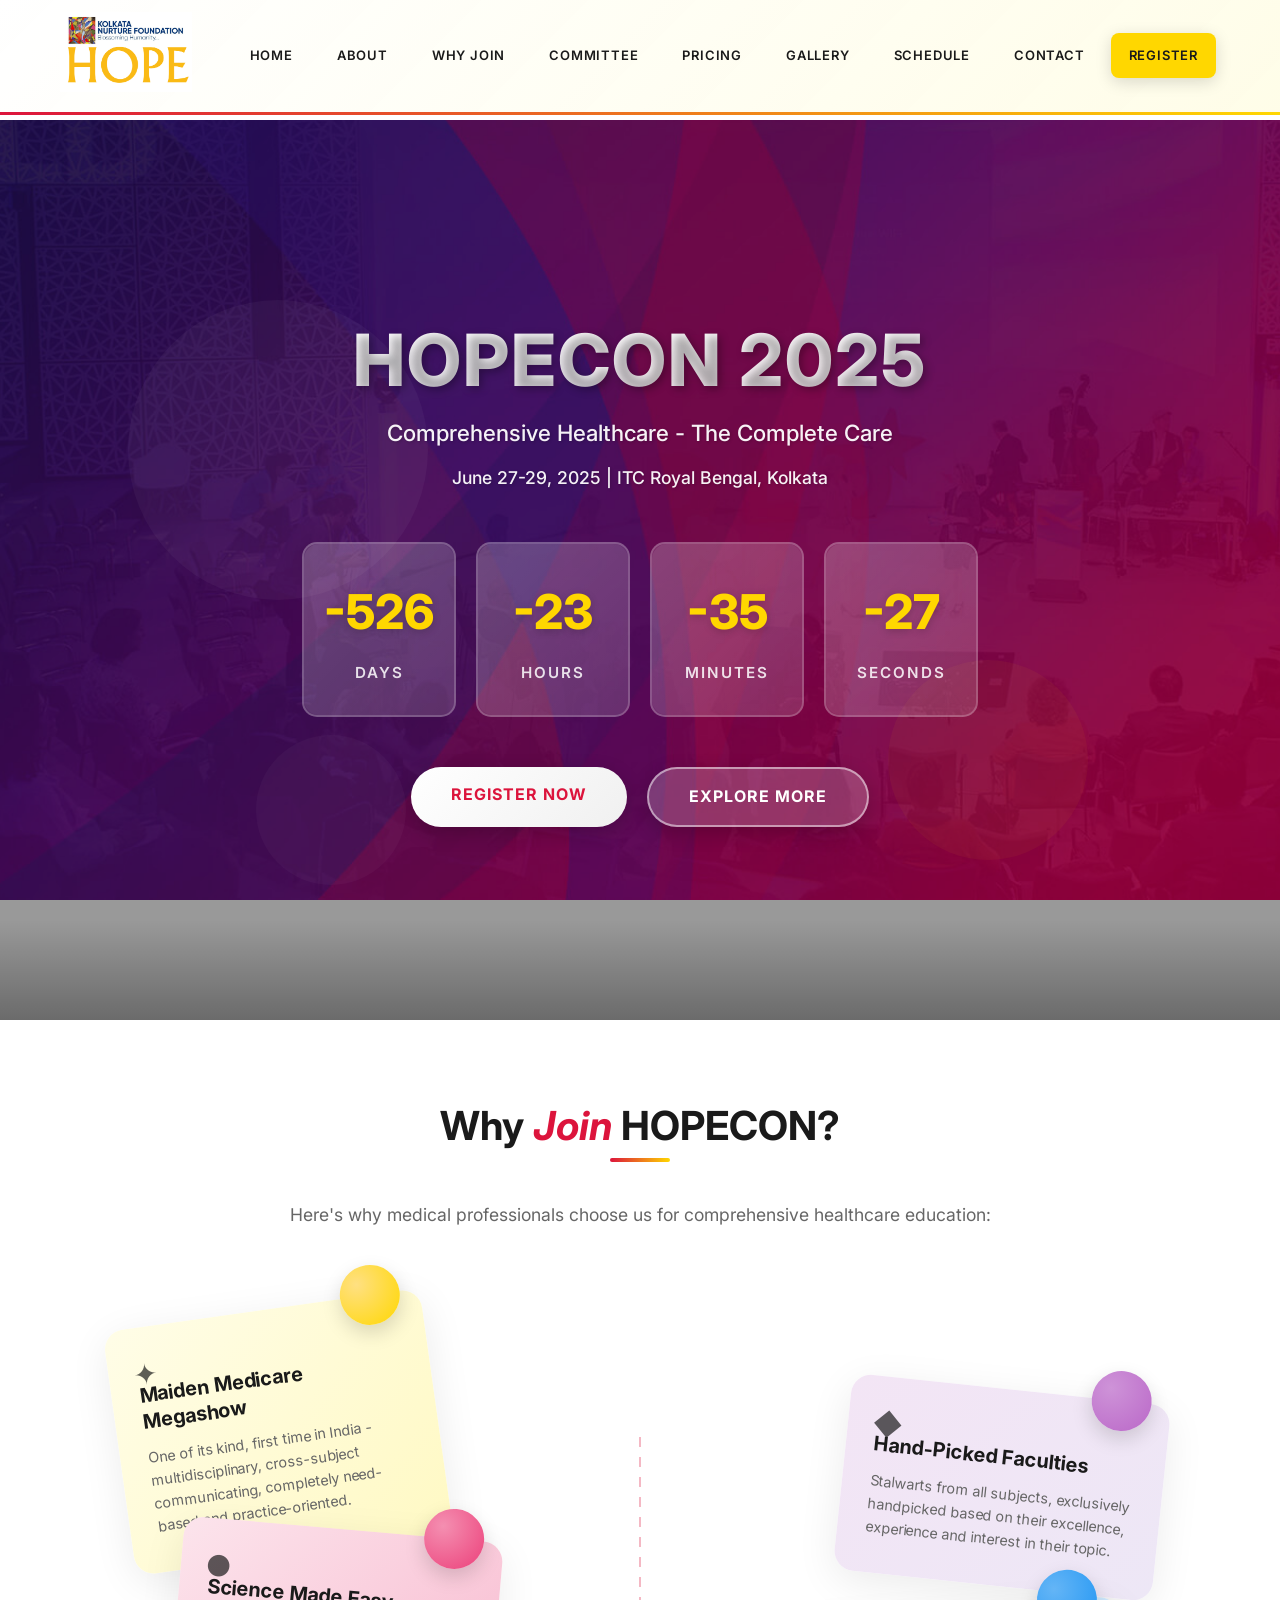
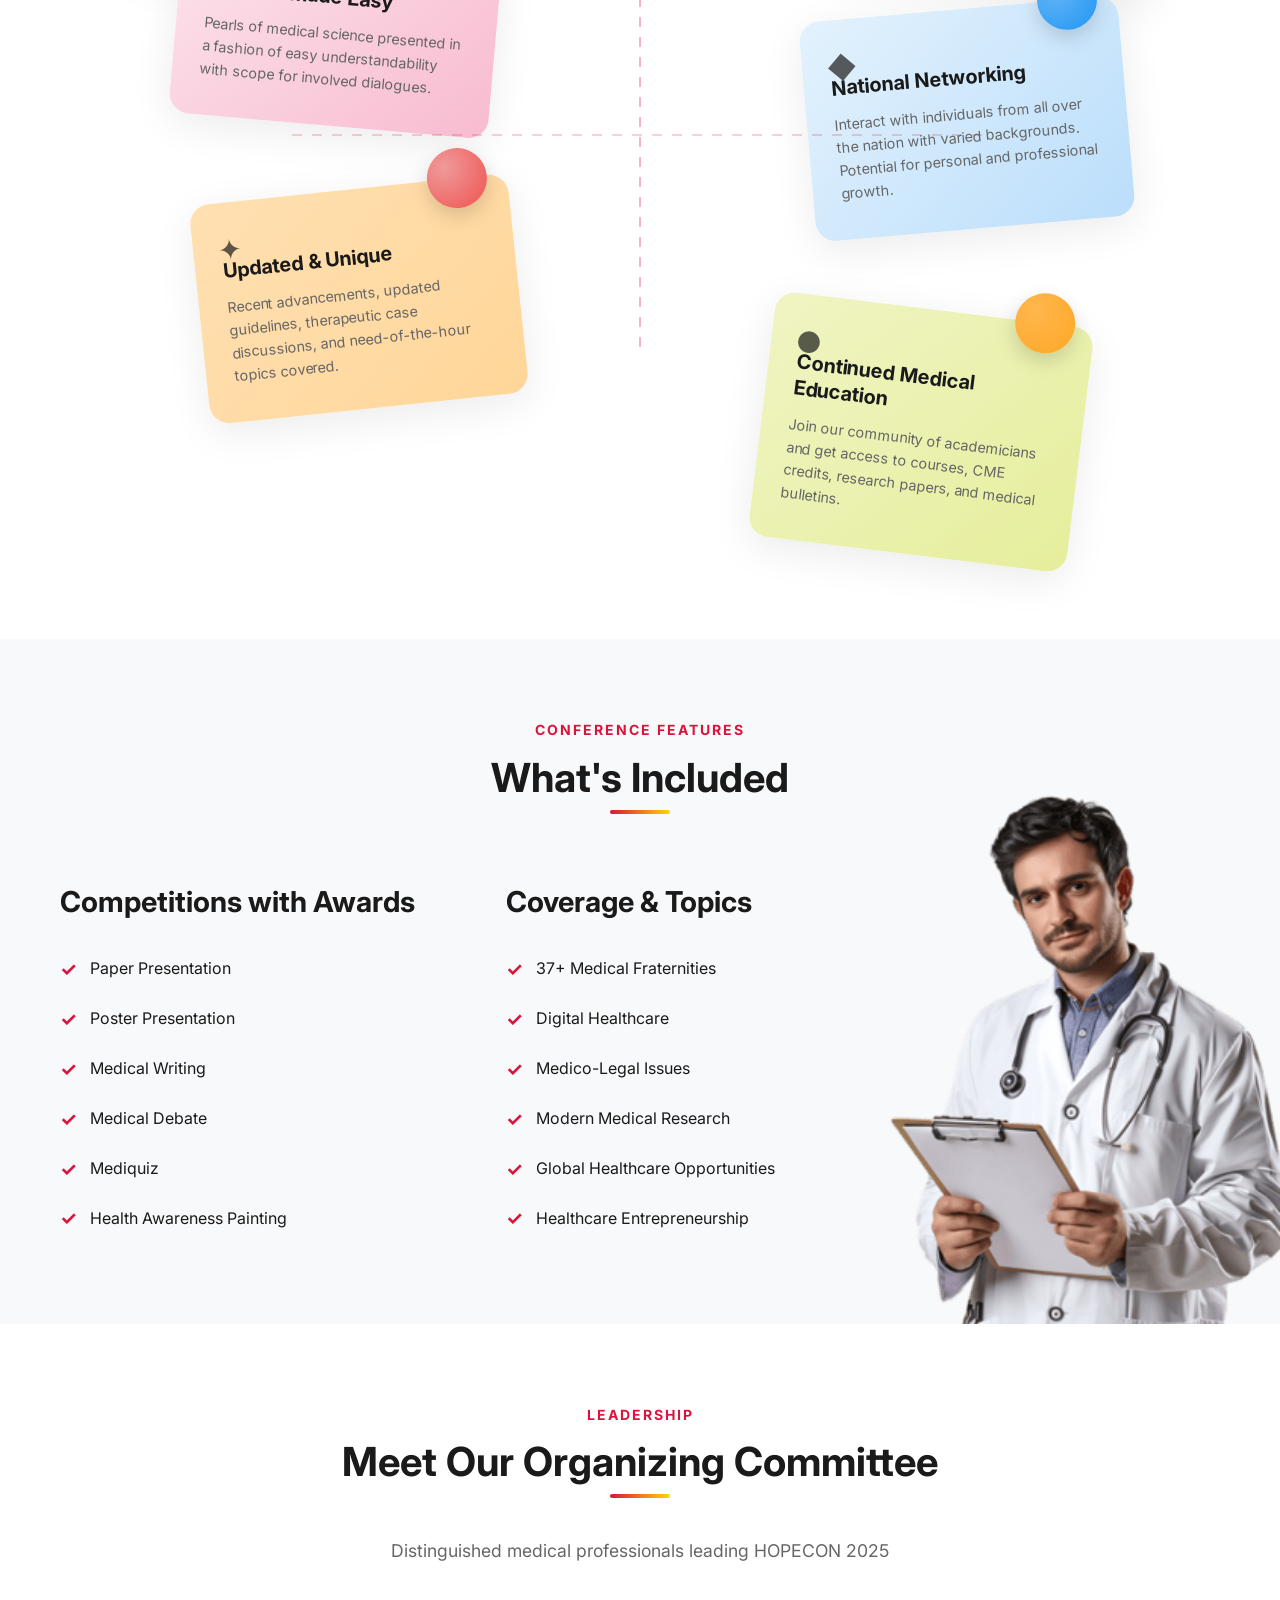
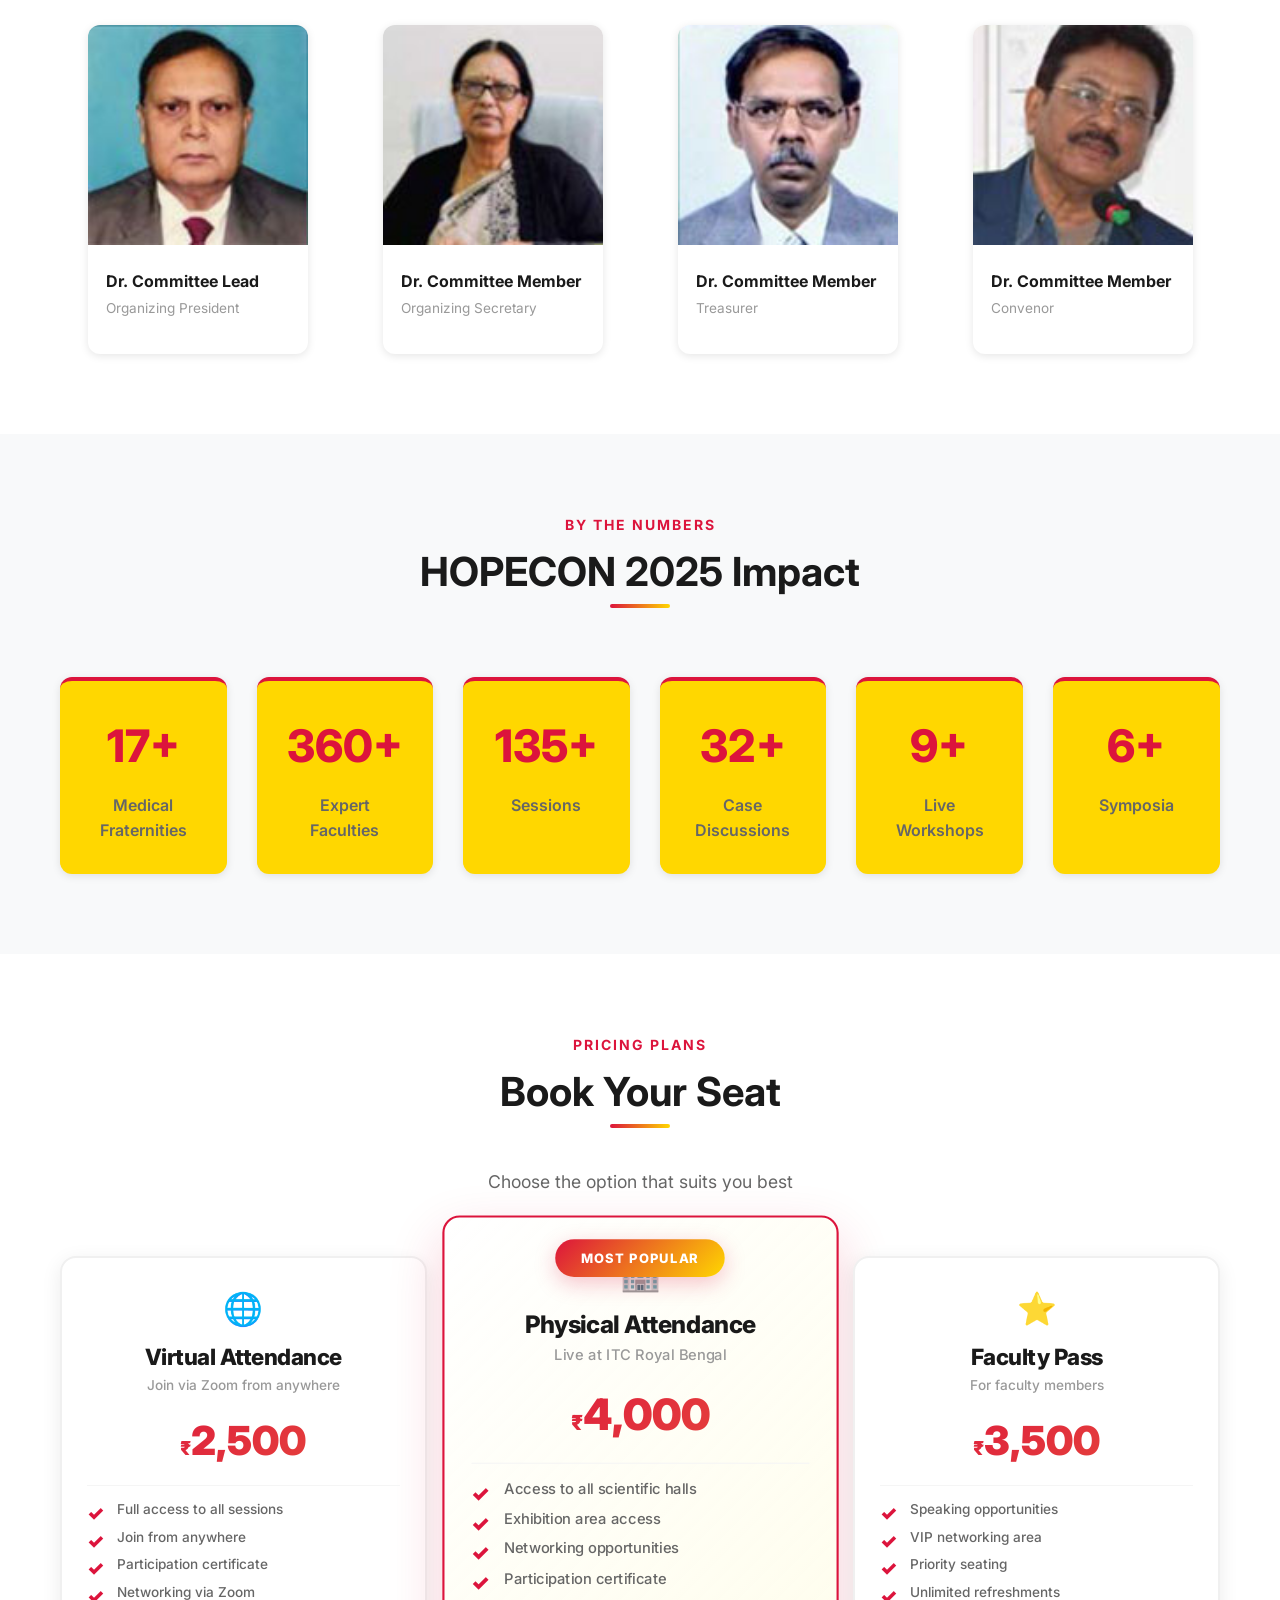
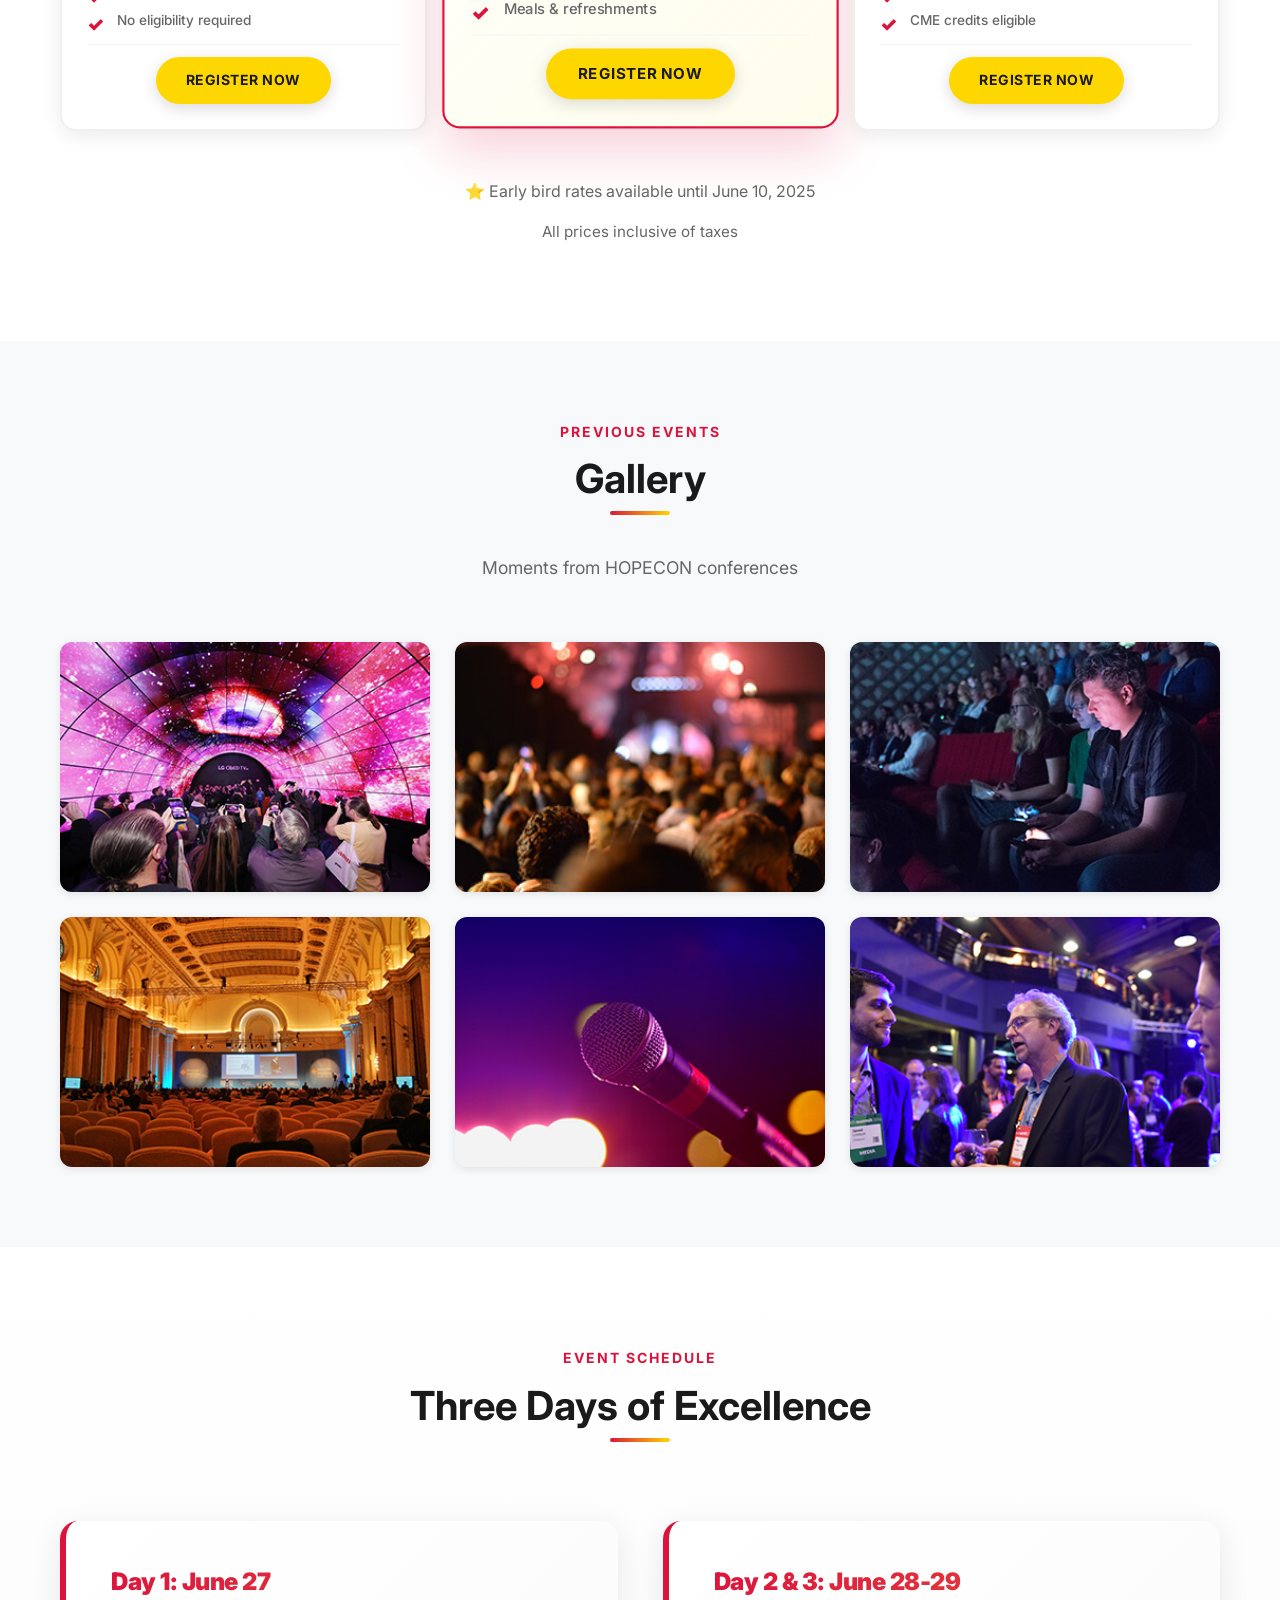
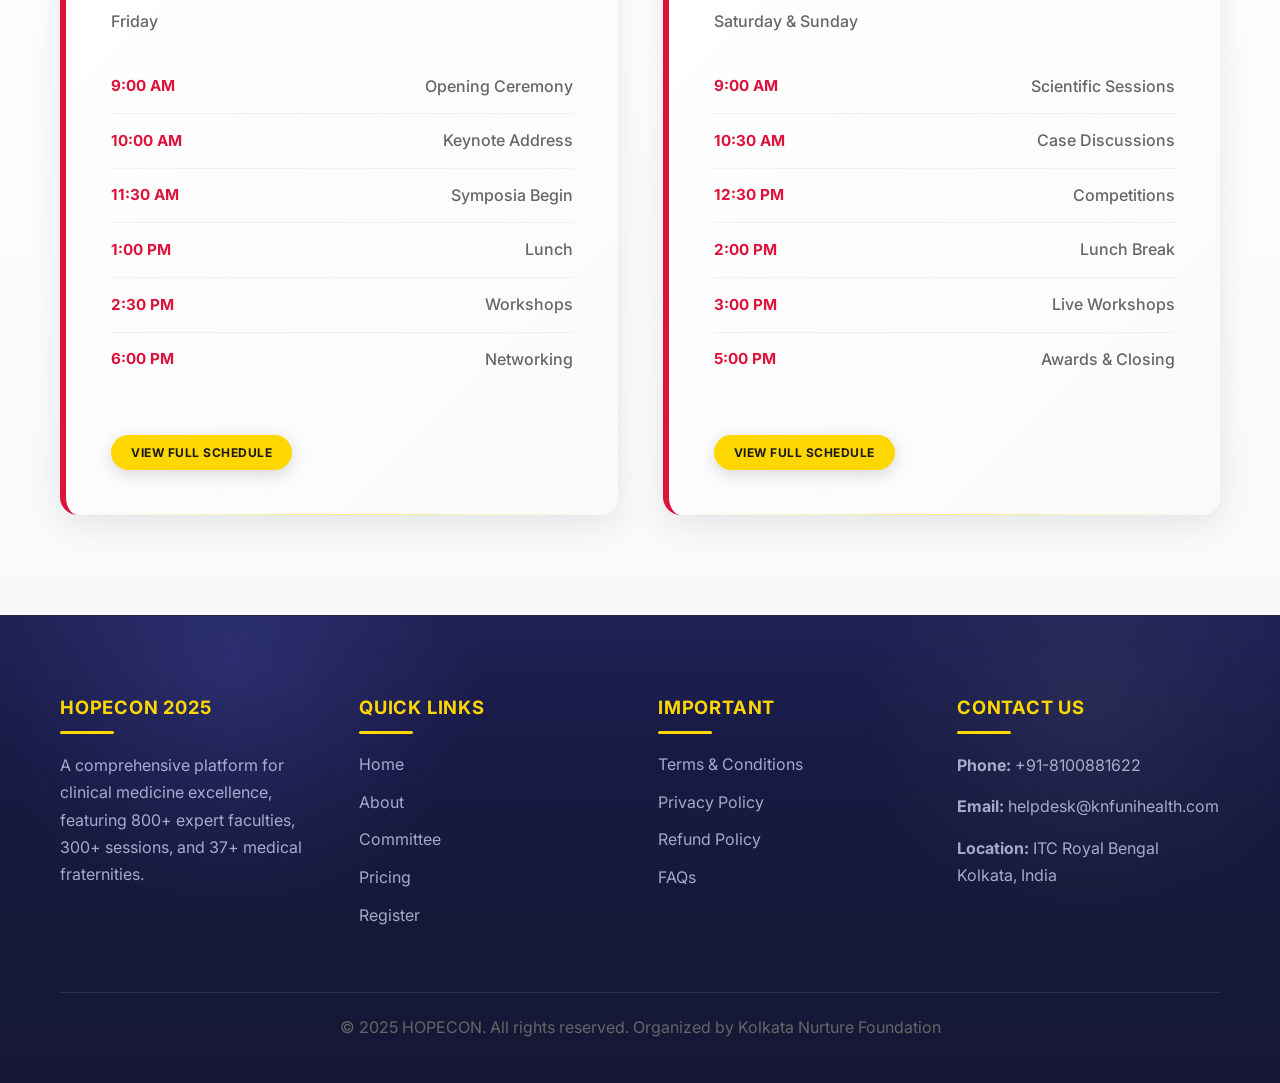
<file: index.html>
<!DOCTYPE html>
<html lang="en">
<head>
  <meta charset="UTF-8">
  <meta name="viewport" content="width=device-width, initial-scale=1.0">
  <title>HOPECON 2025 - Medical Conference</title>
  <link rel="preconnect" href="https://fonts.googleapis.com">
  <link rel="preconnect" href="https://fonts.gstatic.com" crossorigin>
  <link href="https://fonts.googleapis.com/css2?family=Inter:wght@400;500;600;700;800&display=swap" rel="stylesheet">
  <link rel="stylesheet" href="css/style.css">
</head>
<body>
  <!-- ===== NAVBAR ===== -->
  <nav class="navbar" id="navbar">
    <div class="container">
      <div class="navbar-content">
        <div class="navbar-logo">
          <img src="assets/logos/logo.png" alt="HOPECON">
        </div>
        <button class="navbar-toggle" id="navbarToggle">
          <span></span>
          <span></span>
          <span></span>
        </button>
        <ul class="navbar-menu" id="navbarMenu">
          <li><a href="index.html">Home</a></li>
          <li><a href="#about">About</a></li>
          <li><a href="#features">Why Join</a></li>
          <li><a href="#committee">Committee</a></li>
          <li><a href="#pricing">Pricing</a></li>
          <li><a href="#gallery">Gallery</a></li>
          <li><a href="schedule.html">Schedule</a></li>
          <li><a href="contact.html">Contact</a></li>
          <li><a href="register.html" class="btn btn-primary btn-sm">Register</a></li>
        </ul>
      </div>
    </div>
  </nav>

  <!-- ===== HERO SECTION ===== -->
  <section class="hero" id="home">
    <!-- Floating decorative shapes -->
    <div class="hero-shape shape-1"></div>
    <div class="hero-shape shape-2"></div>
    <div class="hero-shape shape-3"></div>

    <div class="container">
      <div class="hero-content">
        <h1>HOPECON 2025</h1>
        <p>Comprehensive Healthcare - The Complete Care</p>
        <p>June 27-29, 2025 | ITC Royal Bengal, Kolkata</p>

        <div class="countdown" id="countdown">
          <div class="countdown-item">
            <span class="countdown-number" id="days">00</span>
            <span class="countdown-label">Days</span>
          </div>
          <div class="countdown-item">
            <span class="countdown-number" id="hours">00</span>
            <span class="countdown-label">Hours</span>
          </div>
          <div class="countdown-item">
            <span class="countdown-number" id="minutes">00</span>
            <span class="countdown-label">Minutes</span>
          </div>
          <div class="countdown-item">
            <span class="countdown-number" id="seconds">00</span>
            <span class="countdown-label">Seconds</span>
          </div>
        </div>

        <div class="hero-buttons">
          <a href="register.html" class="btn btn-primary">Register Now</a>
          <a href="#about" class="btn btn-secondary">Explore More</a>
        </div>
      </div>
    </div>
  </section>

  <!-- ===== ABOUT SECTION ===== -->
  <section id="about">
    <div class="container">
      <div class="section-title">
        <h2>Why <span style="color: var(--primary-red); font-style: italic;">Join</span> HOPECON?</h2>
        <p>Here's why medical professionals choose us for comprehensive healthcare education:</p>
      </div>

      <div class="features-container">
        <!-- Feature Card 1 -->
        <div class="feature-card card-1">
          <div class="card-dot dot-yellow"></div>
          <div class="card-icon icon-1">✦</div>
          <h3>Maiden Medicare Megashow</h3>
          <p>One of its kind, first time in India - multidisciplinary, cross-subject communicating, completely need-based and practice-oriented.</p>
        </div>

        <!-- Feature Card 2 -->
        <div class="feature-card card-2">
          <div class="card-dot dot-purple"></div>
          <div class="card-icon icon-2">◆</div>
          <h3>Hand-Picked Faculties</h3>
          <p>Stalwarts from all subjects, exclusively handpicked based on their excellence, experience and interest in their topic.</p>
        </div>

        <!-- Feature Card 3 -->
        <div class="feature-card card-3">
          <div class="card-dot dot-pink"></div>
          <div class="card-icon icon-3">●</div>
          <h3>Science Made Easy</h3>
          <p>Pearls of medical science presented in a fashion of easy understandability with scope for involved dialogues.</p>
        </div>

        <!-- Feature Card 4 -->
        <div class="feature-card card-4">
          <div class="card-dot dot-blue"></div>
          <div class="card-icon icon-4">◆</div>
          <h3>National Networking</h3>
          <p>Interact with individuals from all over the nation with varied backgrounds. Potential for personal and professional growth.</p>
        </div>

        <!-- Feature Card 5 -->
        <div class="feature-card card-5">
          <div class="card-dot dot-red"></div>
          <div class="card-icon icon-5">✦</div>
          <h3>Updated & Unique</h3>
          <p>Recent advancements, updated guidelines, therapeutic case discussions, and need-of-the-hour topics covered.</p>
        </div>

        <!-- Feature Card 6 -->
        <div class="feature-card card-6">
          <div class="card-dot dot-orange"></div>
          <div class="card-icon icon-6">●</div>
          <h3>Continued Medical Education</h3>
          <p>Join our community of academicians and get access to courses, CME credits, research papers, and medical bulletins.</p>
        </div>
      </div>
    </div>
  </section>

  <!-- ===== FEATURES SECTION ===== -->
  <section class="section-alt" id="features">
    <img src="assets/hero_area/hero_docotr.webp" alt="Medical Professional" class="hero-doctor-image" loading="lazy">
    <div class="container">
      <div class="section-title">
        <span class="subtitle">Conference Features</span>
        <h2>What's Included</h2>
      </div>

      <div class="row two-col">
        <div>
          <h3>Competitions with Awards</h3>
          <ul style="list-style: none; margin-top: 1.5rem;">
            <li style="padding: 0.6rem 0; display: flex; align-items: center;">
              <span style="color: #DC143C; margin-right: 0.8rem; font-weight: 700; font-size: 1.2rem;">✓</span>
              <span>Paper Presentation</span>
            </li>
            <li style="padding: 0.6rem 0; display: flex; align-items: center;">
              <span style="color: #DC143C; margin-right: 0.8rem; font-weight: 700; font-size: 1.2rem;">✓</span>
              <span>Poster Presentation</span>
            </li>
            <li style="padding: 0.6rem 0; display: flex; align-items: center;">
              <span style="color: #DC143C; margin-right: 0.8rem; font-weight: 700; font-size: 1.2rem;">✓</span>
              <span>Medical Writing</span>
            </li>
            <li style="padding: 0.6rem 0; display: flex; align-items: center;">
              <span style="color: #DC143C; margin-right: 0.8rem; font-weight: 700; font-size: 1.2rem;">✓</span>
              <span>Medical Debate</span>
            </li>
            <li style="padding: 0.6rem 0; display: flex; align-items: center;">
              <span style="color: #DC143C; margin-right: 0.8rem; font-weight: 700; font-size: 1.2rem;">✓</span>
              <span>Mediquiz</span>
            </li>
            <li style="padding: 0.6rem 0; display: flex; align-items: center;">
              <span style="color: #DC143C; margin-right: 0.8rem; font-weight: 700; font-size: 1.2rem;">✓</span>
              <span>Health Awareness Painting</span>
            </li>
          </ul>
        </div>
        <div>
          <h3>Coverage & Topics</h3>
          <ul style="list-style: none; margin-top: 1.5rem;">
            <li style="padding: 0.6rem 0; display: flex; align-items: center;">
              <span style="color: #DC143C; margin-right: 0.8rem; font-weight: 700; font-size: 1.2rem;">✓</span>
              <span>37+ Medical Fraternities</span>
            </li>
            <li style="padding: 0.6rem 0; display: flex; align-items: center;">
              <span style="color: #DC143C; margin-right: 0.8rem; font-weight: 700; font-size: 1.2rem;">✓</span>
              <span>Digital Healthcare</span>
            </li>
            <li style="padding: 0.6rem 0; display: flex; align-items: center;">
              <span style="color: #DC143C; margin-right: 0.8rem; font-weight: 700; font-size: 1.2rem;">✓</span>
              <span>Medico-Legal Issues</span>
            </li>
            <li style="padding: 0.6rem 0; display: flex; align-items: center;">
              <span style="color: #DC143C; margin-right: 0.8rem; font-weight: 700; font-size: 1.2rem;">✓</span>
              <span>Modern Medical Research</span>
            </li>
            <li style="padding: 0.6rem 0; display: flex; align-items: center;">
              <span style="color: #DC143C; margin-right: 0.8rem; font-weight: 700; font-size: 1.2rem;">✓</span>
              <span>Global Healthcare Opportunities</span>
            </li>
            <li style="padding: 0.6rem 0; display: flex; align-items: center;">
              <span style="color: #DC143C; margin-right: 0.8rem; font-weight: 700; font-size: 1.2rem;">✓</span>
              <span>Healthcare Entrepreneurship</span>
            </li>
          </ul>
        </div>
      </div>
    </div>
  </section>

  <!-- ===== ORGANIZATIONAL COMMITTEE SECTION ===== -->
  <section id="committee">
    <div class="container">
      <div class="section-title">
        <span class="subtitle">Leadership</span>
        <h2>Meet Our Organizing Committee</h2>
        <p>Distinguished medical professionals leading HOPECON 2025</p>
      </div>

      <div class="committee-grid">
        <div class="card">
          <img src="assets/committee/dr-profile1.jpg" alt="Committee Lead">
          <div>
            <h4>Dr. Committee Lead</h4>
            <p>Organizing President</p>
          </div>
        </div>
        <div class="card">
          <img src="assets/committee/dr-profile2.jpg" alt="Committee Member">
          <div>
            <h4>Dr. Committee Member</h4>
            <p>Organizing Secretary</p>
          </div>
        </div>
        <div class="card">
          <img src="assets/committee/dr-profile3.jpg" alt="Committee Member">
          <div>
            <h4>Dr. Committee Member</h4>
            <p>Treasurer</p>
          </div>
        </div>
        <div class="card">
          <img src="assets/committee/dr-profile4.jpg" alt="Committee Member">
          <div>
            <h4>Dr. Committee Member</h4>
            <p>Convenor</p>
          </div>
        </div>
      </div>
    </div>
  </section>

  <!-- ===== STATS SECTION ===== -->
  <section class="section-alt">
    <div class="container">
      <div class="section-title">
        <span class="subtitle">By The Numbers</span>
        <h2>HOPECON 2025 Impact</h2>
      </div>

      <div class="stats-grid">
        <div class="stat-item">
          <span class="stat-number">37+</span>
          <span class="stat-label">Medical Fraternities</span>
        </div>
        <div class="stat-item">
          <span class="stat-number">800+</span>
          <span class="stat-label">Expert Faculties</span>
        </div>
        <div class="stat-item">
          <span class="stat-number">300+</span>
          <span class="stat-label">Sessions</span>
        </div>
        <div class="stat-item">
          <span class="stat-number">70+</span>
          <span class="stat-label">Case Discussions</span>
        </div>
        <div class="stat-item">
          <span class="stat-number">20+</span>
          <span class="stat-label">Live Workshops</span>
        </div>
        <div class="stat-item">
          <span class="stat-number">12+</span>
          <span class="stat-label">Symposia</span>
        </div>
      </div>
    </div>
  </section>

  <!-- ===== PRICING SECTION ===== -->
  <section id="pricing">
    <div class="container">
      <div class="section-title">
        <span class="subtitle">Pricing Plans</span>
        <h2>Book Your Seat</h2>
        <p>Choose the option that suits you best</p>
      </div>

      <div class="pricing-grid">
        <div class="pricing-card">
          <div style="font-size: 2rem; margin-bottom: 8px;">🌐</div>
          <h3 class="pricing-title">Virtual Attendance</h3>
          <p class="pricing-subtitle">Join via Zoom from anywhere</p>
          <div class="pricing-price"><span>₹</span>2,500</div>
          <ul class="pricing-features">
            <li>Full access to all sessions</li>
            <li>Join from anywhere</li>
            <li>Participation certificate</li>
            <li>Networking via Zoom</li>
            <li>No eligibility required</li>
          </ul>
          <a href="register.html" class="btn btn-primary">Register Now</a>
        </div>

        <div class="pricing-card featured">
          <div class="pricing-badge">Most Popular</div>
          <div style="font-size: 2rem; margin-bottom: 8px;">🏢</div>
          <h3 class="pricing-title">Physical Attendance</h3>
          <p class="pricing-subtitle">Live at ITC Royal Bengal</p>
          <div class="pricing-price"><span>₹</span>4,000</div>
          <ul class="pricing-features">
            <li>Access to all scientific halls</li>
            <li>Exhibition area access</li>
            <li>Networking opportunities</li>
            <li>Participation certificate</li>
            <li>Meals & refreshments</li>
          </ul>
          <a href="register.html" class="btn btn-primary">Register Now</a>
        </div>

        <div class="pricing-card">
          <div style="font-size: 2rem; margin-bottom: 8px;">⭐</div>
          <h3 class="pricing-title">Faculty Pass</h3>
          <p class="pricing-subtitle">For faculty members</p>
          <div class="pricing-price"><span>₹</span>3,500</div>
          <ul class="pricing-features">
            <li>Speaking opportunities</li>
            <li>VIP networking area</li>
            <li>Priority seating</li>
            <li>Unlimited refreshments</li>
            <li>CME credits eligible</li>
          </ul>
          <a href="register.html" class="btn btn-primary">Register Now</a>
        </div>
      </div>

      <div style="text-align: center; margin-top: 3rem;">
        <p style="color: #666; margin-bottom: 1rem;">⭐ Early bird rates available until June 10, 2025</p>
        <p style="color: #666; font-size: 0.95rem;">All prices inclusive of taxes</p>
      </div>
    </div>
  </section>

  <!-- ===== GALLERY SECTION ===== -->
  <section class="section-alt" id="gallery">
    <div class="container">
      <div class="section-title">
        <span class="subtitle">Previous Events</span>
        <h2>Gallery</h2>
        <p>Moments from HOPECON conferences</p>
      </div>

      <div class="gallery-grid">
        <div class="gallery-item">
          <img src="assets/gallery/gallery1.jpg" alt="Gallery 1">
        </div>
        <div class="gallery-item">
          <img src="assets/gallery/gallery2.jpg" alt="Gallery 2">
        </div>
        <div class="gallery-item">
          <img src="assets/gallery/gallery3.jpg" alt="Gallery 3">
        </div>
        <div class="gallery-item">
          <img src="assets/gallery/gallery4.jpg" alt="Gallery 4">
        </div>
        <div class="gallery-item">
          <img src="assets/gallery/gallery5.jpg" alt="Gallery 5">
        </div>
        <div class="gallery-item">
          <img src="assets/gallery/gallery6.jpg" alt="Gallery 6">
        </div>
      </div>
    </div>
  </section>

  <!-- ===== SCHEDULE SECTION ===== -->
  <section id="schedule">
    <div class="container">
      <div class="section-title">
        <span class="subtitle">Event Schedule</span>
        <h2>Three Days of Excellence</h2>
      </div>

      <div class="schedule-grid">
        <div class="schedule-card">
          <h3>Day 1: June 27</h3>
          <p style="margin-bottom: 1rem; color: #666; font-weight: 500;">Friday</p>
          <ul>
            <li><span>9:00 AM</span> <span>Opening Ceremony</span></li>
            <li><span>10:00 AM</span> <span>Keynote Address</span></li>
            <li><span>11:30 AM</span> <span>Symposia Begin</span></li>
            <li><span>1:00 PM</span> <span>Lunch</span></li>
            <li><span>2:30 PM</span> <span>Workshops</span></li>
            <li><span>6:00 PM</span> <span>Networking</span></li>
          </ul>
          <a href="schedule.html" class="btn btn-secondary btn-sm" style="margin-top: 1.5rem; display: inline-block;">View Full Schedule</a>
        </div>

        <div class="schedule-card">
          <h3>Day 2 & 3: June 28-29</h3>
          <p style="margin-bottom: 1rem; color: #666; font-weight: 500;">Saturday & Sunday</p>
          <ul>
            <li><span>9:00 AM</span> <span>Scientific Sessions</span></li>
            <li><span>10:30 AM</span> <span>Case Discussions</span></li>
            <li><span>12:30 PM</span> <span>Competitions</span></li>
            <li><span>2:00 PM</span> <span>Lunch Break</span></li>
            <li><span>3:00 PM</span> <span>Live Workshops</span></li>
            <li><span>5:00 PM</span> <span>Awards & Closing</span></li>
          </ul>
          <a href="schedule.html" class="btn btn-secondary btn-sm" style="margin-top: 1.5rem; display: inline-block;">View Full Schedule</a>
        </div>
      </div>
    </div>
  </section>

<!-- ===== REGISTER MODAL ===== -->
  <div class="modal" id="registerModal">
    <div class="modal-content">
      <button class="modal-close" onclick="closeRegisterModal()">✕</button>
      <h2 class="modal-title">Register for HOPECON 2025</h2>

      <form id="registerForm" onsubmit="handleRegisterSubmit(event)">
        <div class="form-group">
          <label for="regName">Full Name *</label>
          <input type="text" id="regName" required>
        </div>

        <div class="form-row">
          <div class="form-group">
            <label for="regEmail">Email *</label>
            <input type="email" id="regEmail" required>
          </div>
          <div class="form-group">
            <label for="regPhone">Phone *</label>
            <input type="tel" id="regPhone" required>
          </div>
        </div>

        <div class="form-group">
          <label for="regCategory">Registration Type *</label>
          <select id="regCategory" required>
            <option value="">-- Select Type --</option>
            <option value="virtual">Virtual Attendance</option>
            <option value="physical">Physical Attendance</option>
            <option value="faculty">Faculty Pass</option>
          </select>
        </div>

        <div class="form-group">
          <label for="regQualification">Qualification/Specialty</label>
          <input type="text" id="regQualification" placeholder="e.g., MBBS, MD Cardiology">
        </div>

        <button type="submit" class="btn btn-primary" style="width: 100%; margin-top: 1rem;">Complete Registration</button>
      </form>

      <p style="text-align: center; color: #666; font-size: 0.9rem; margin-top: 1rem;">
        You'll receive confirmation via email
      </p>
    </div>
  </div>

  <!-- ===== FOOTER ===== -->
  <footer>
    <div class="container">
      <div class="footer-grid">
        <div class="footer-section">
          <h4>HOPECON 2025</h4>
          <p>A comprehensive platform for clinical medicine excellence, featuring 800+ expert faculties, 300+ sessions, and 37+ medical fraternities.</p>
        </div>

        <div class="footer-section">
          <h4>Quick Links</h4>
          <ul>
            <li><a href="#home">Home</a></li>
            <li><a href="#about">About</a></li>
            <li><a href="#committee">Committee</a></li>
            <li><a href="#pricing">Pricing</a></li>
            <li><a href="register.html">Register</a></li>
          </ul>
        </div>

        <div class="footer-section">
          <h4>Important</h4>
          <ul>
            <li><a href="#">Terms & Conditions</a></li>
            <li><a href="#">Privacy Policy</a></li>
            <li><a href="#">Refund Policy</a></li>
            <li><a href="#">FAQs</a></li>
          </ul>
        </div>

        <div class="footer-section">
          <h4>Contact Us</h4>
          <p><strong>Phone:</strong> +91-8100881622</p>
          <p><strong>Email:</strong> helpdesk@knfunihealth.com</p>
          <p><strong>Location:</strong> ITC Royal Bengal<br>Kolkata, India</p>
        </div>
      </div>

      <div class="footer-bottom">
        <p>&copy; 2025 HOPECON. All rights reserved. Organized by Kolkata Nurture Foundation</p>
      </div>
    </div>
  </footer>

  <script src="js/script.js"></script>
  <script>
    // Animate stats numbers on scroll
    const animateNumbers = () => {
      const statNumbers = document.querySelectorAll('.stat-number');

      const observerOptions = {
        threshold: 0.5,
        rootMargin: '0px'
      };

      const observer = new IntersectionObserver((entries) => {
        entries.forEach(entry => {
          if (entry.isIntersecting && !entry.target.classList.contains('animated')) {
            entry.target.classList.add('animated');
            const number = entry.target.textContent;
            const finalValue = parseInt(number);
            let currentValue = 0;

            const duration = 2000; // 2 seconds
            const increment = finalValue / (duration / 50);
            const interval = setInterval(() => {
              currentValue += increment;
              if (currentValue >= finalValue) {
                entry.target.textContent = number;
                clearInterval(interval);
              } else {
                entry.target.textContent = Math.ceil(currentValue) + (number.includes('+') ? '+' : '');
              }
            }, 50);
          }
        });
      }, observerOptions);

      statNumbers.forEach(number => observer.observe(number));
    };

    document.addEventListener('DOMContentLoaded', animateNumbers);
  </script>
</body>
</html>
</file>
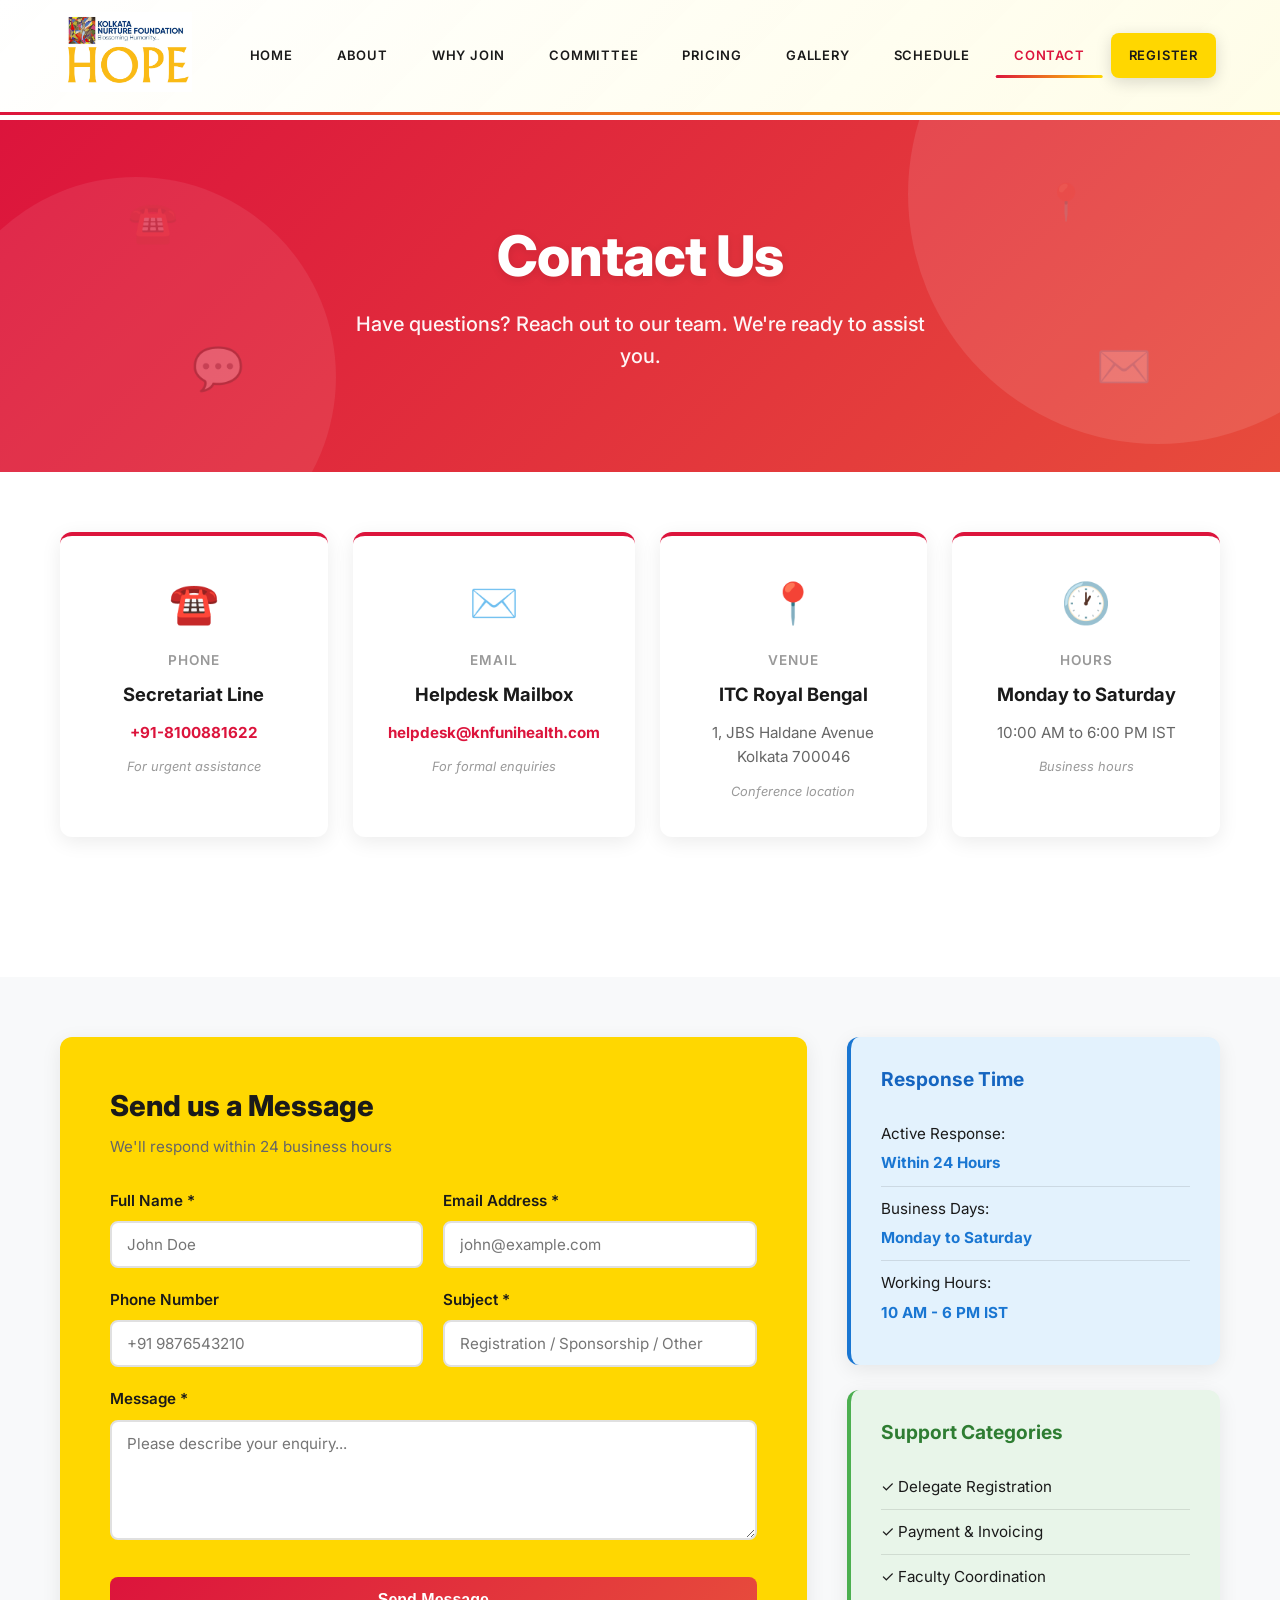
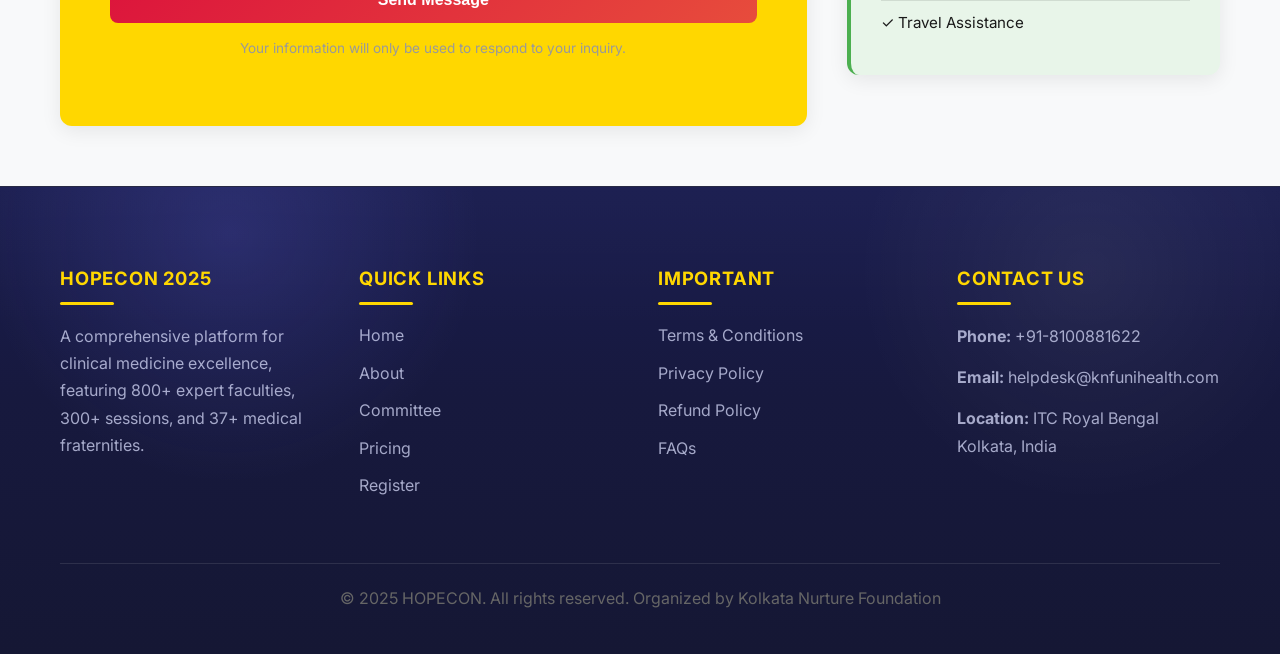
<file: contact.html>
<!DOCTYPE html>
<html lang="en">
<head>
  <meta charset="UTF-8">
  <meta name="viewport" content="width=device-width, initial-scale=1.0">
  <title>Contact - HOPECON 2025</title>
  <link rel="preconnect" href="https://fonts.googleapis.com">
  <link rel="preconnect" href="https://fonts.gstatic.com" crossorigin>
  <link href="https://fonts.googleapis.com/css2?family=Inter:wght@400;500;600;700;800&display=swap" rel="stylesheet">
  <link rel="stylesheet" href="css/style.css">
  <style>
    /* Clean Contact Page Styling */
    body {
      font-family: 'Inter', sans-serif;
      color: #1a1a1a;
    }

    section.contact-page {
      padding: 60px 0;
    }

    /* Hero Section */
    .contact-page-hero {
      background: linear-gradient(135deg, #DC143C 0%, #E74C3C 100%);
      padding: 100px 0;
      color: white;
      text-align: center;
      margin-top: 120px;
      position: relative;
      overflow: hidden;
    }

    .contact-page-hero::before {
      content: '';
      position: absolute;
      top: -50%;
      right: -10%;
      width: 500px;
      height: 500px;
      background: rgba(255, 255, 255, 0.1);
      border-radius: 50%;
      z-index: 1;
    }

    .contact-page-hero::after {
      content: '';
      position: absolute;
      bottom: -30%;
      left: -5%;
      width: 400px;
      height: 400px;
      background: rgba(255, 255, 255, 0.08);
      border-radius: 50%;
      z-index: 1;
    }

    .contact-page-hero .contact-container {
      position: relative;
      z-index: 2;
    }

    .contact-page-hero h1 {
      font-size: 3.5rem;
      font-weight: 800;
      margin-bottom: 15px;
      color: white;
      letter-spacing: -1px;
      text-shadow: 0 2px 10px rgba(0, 0, 0, 0.1);
    }

    .contact-page-hero p {
      font-size: 1.25rem;
      color: rgba(255, 255, 255, 0.95);
      max-width: 600px;
      margin: 0 auto;
      font-weight: 500;
      line-height: 1.6;
    }

    .contact-page-hero::before,
    .contact-page-hero::after {
      animation: float 8s ease-in-out infinite;
    }

    .contact-page-hero::after {
      animation-duration: 10s;
      animation-direction: reverse;
    }

    @keyframes float {
      0%, 100% {
        transform: translateY(0px);
      }
      50% {
        transform: translateY(-30px);
      }
    }

    /* Floating Icons */
    .floating-icons {
      position: absolute;
      width: 100%;
      height: 100%;
      top: 0;
      left: 0;
      z-index: 1;
      overflow: hidden;
    }

    .floating-icon {
      position: absolute;
      font-size: 3rem;
      opacity: 0.2;
      animation: float-icon 6s ease-in-out infinite;
    }

    .floating-icon:nth-child(1) {
      top: 20%;
      left: 10%;
      animation-delay: 0s;
      font-size: 2.5rem;
    }

    .floating-icon:nth-child(2) {
      top: 60%;
      right: 10%;
      animation-delay: 1s;
      font-size: 2.8rem;
    }

    .floating-icon:nth-child(3) {
      top: 15%;
      right: 15%;
      animation-delay: 2s;
      font-size: 2.2rem;
    }

    .floating-icon:nth-child(4) {
      bottom: 20%;
      left: 15%;
      animation-delay: 1.5s;
      font-size: 2.6rem;
    }

    @keyframes float-icon {
      0%, 100% {
        transform: translateY(0px) rotate(0deg);
      }
      50% {
        transform: translateY(-40px) rotate(10deg);
      }
    }

    /* Main Content Container */
    .contact-container {
      max-width: 1200px;
      margin: 0 auto;
      padding: 0 20px;
    }

    /* Contact Info Cards Section */
    .contact-cards-section {
      padding: 60px 0;
      background: white;
    }

    .contact-cards-grid {
      display: grid;
      grid-template-columns: repeat(4, 1fr);
      gap: 25px;
    }

    .contact-card {
      background: white;
      padding: 35px;
      border-radius: 12px;
      box-shadow: 0 5px 20px rgba(0, 0, 0, 0.08);
      transition: all 0.3s ease;
      border-top: 4px solid #DC143C;
      text-align: center;
    }

    .contact-card:hover {
      transform: translateY(-8px);
      box-shadow: 0 15px 40px rgba(0, 0, 0, 0.12);
    }

    .contact-card .icon {
      font-size: 2.5rem;
      margin-bottom: 15px;
      display: block;
    }

    .contact-card .label {
      font-size: 0.85rem;
      color: #999;
      text-transform: uppercase;
      letter-spacing: 1px;
      margin-bottom: 8px;
      font-weight: 600;
    }

    .contact-card .title {
      font-size: 1.15rem;
      color: #1a1a1a;
      font-weight: 700;
      margin-bottom: 12px;
    }

    .contact-card .content {
      font-size: 0.95rem;
      color: #666;
      margin-bottom: 12px;
      line-height: 1.6;
    }

    .contact-card .content a {
      color: #DC143C;
      text-decoration: none;
      font-weight: 700;
      display: block;
      transition: all 0.3s ease;
    }

    .contact-card .content a:hover {
      color: #E74C3C;
    }

    .contact-card .description {
      font-size: 0.8rem;
      color: #999;
      margin-top: 12px;
      font-style: italic;
    }

    /* Two Column Section */
    .contact-content-wrapper {
      display: grid;
      grid-template-columns: 2fr 1fr;
      gap: 40px;
      align-items: start;
    }

    /* Contact Form */
    .contact-form-box {
      background: #FFD700;
      padding: 50px;
      border-radius: 12px;
      box-shadow: 0 5px 20px rgba(0, 0, 0, 0.08);
    }

    .form-title {
      font-size: 1.8rem;
      color: #1a1a1a;
      margin-bottom: 10px;
      font-weight: 800;
    }

    .form-subtitle {
      font-size: 0.95rem;
      color: #666;
      margin-bottom: 30px;
    }

    .form-group {
      margin-bottom: 20px;
    }

    .form-group label {
      display: block;
      font-weight: 600;
      color: #1a1a1a;
      margin-bottom: 8px;
      font-size: 0.95rem;
    }

    .form-group input,
    .form-group textarea,
    .form-group select {
      width: 100%;
      padding: 12px 15px;
      border: 2px solid #e0e0e0;
      border-radius: 8px;
      font-family: 'Inter', sans-serif;
      font-size: 0.95rem;
      transition: all 0.3s ease;
      box-sizing: border-box;
      background: white;
    }

    .form-group input:focus,
    .form-group textarea:focus,
    .form-group select:focus {
      outline: none;
      border-color: #DC143C;
      box-shadow: 0 0 0 3px rgba(220, 20, 60, 0.1);
    }

    .form-row {
      display: grid;
      grid-template-columns: 1fr 1fr;
      gap: 20px;
    }

    .form-group textarea {
      resize: vertical;
      min-height: 120px;
      font-family: 'Inter', sans-serif;
    }

    .form-submit-btn {
      background: linear-gradient(135deg, #DC143C, #E74C3C);
      color: white;
      border: none;
      padding: 14px 40px;
      border-radius: 8px;
      font-size: 1rem;
      font-weight: 700;
      cursor: pointer;
      transition: all 0.3s ease;
      width: 100%;
      margin-top: 10px;
    }

    .form-submit-btn:hover {
      transform: translateY(-2px);
      box-shadow: 0 8px 20px rgba(220, 20, 60, 0.3);
    }

    .form-note {
      font-size: 0.85rem;
      color: #999;
      margin-top: 15px;
    }

    /* Sidebar */
    .contact-sidebar {
      display: flex;
      flex-direction: column;
      gap: 25px;
    }

    .sidebar-box {
      background: #FFD700;
      padding: 30px;
      border-radius: 12px;
      box-shadow: 0 5px 20px rgba(0, 0, 0, 0.08);
    }

    .sidebar-box h3 {
      font-size: 1.2rem;
      color: #1a1a1a;
      margin-bottom: 20px;
      font-weight: 700;
      margin-top: 0;
    }

    .sidebar-box ul {
      list-style: none;
      padding: 0;
      margin: 0;
    }

    .sidebar-box li {
      padding: 10px 0;
      color: #1a1a1a;
      font-size: 0.95rem;
      border-bottom: 1px solid rgba(0, 0, 0, 0.1);
    }

    .sidebar-box li:last-child {
      border-bottom: none;
    }

    .sidebar-box strong {
      display: block;
      font-weight: 700;
      color: #DC143C;
      margin-top: 5px;
    }

    .sidebar-box.red-box {
      background: linear-gradient(135deg, #DC143C, #E74C3C);
      color: white;
    }

    .sidebar-box.red-box h3 {
      color: white;
    }

    .sidebar-box.red-box li {
      color: rgba(255, 255, 255, 0.95);
      border-bottom-color: rgba(255, 255, 255, 0.2);
    }

    .sidebar-box.red-box strong {
      color: #FFD700;
    }

    .sidebar-box.support-box {
      background: #E8F5E9;
      border-left: 4px solid #4CAF50;
    }

    .sidebar-box.support-box h3 {
      color: #2E7D32;
    }

    .sidebar-box.response-box {
      background: #E3F2FD;
      border-left: 4px solid #1976D2;
    }

    .sidebar-box.response-box h3 {
      color: #1565C0;
    }

    .sidebar-box.response-box li {
      color: #1a1a1a;
    }

    .sidebar-box.response-box strong {
      color: #1976D2;
    }

    /* Responsive */
    @media (max-width: 1024px) {
      .contact-content-wrapper {
        grid-template-columns: 1fr;
        gap: 30px;
      }

      .contact-form-box {
        padding: 40px;
      }

      .contact-cards-grid {
        grid-template-columns: repeat(2, 1fr);
        gap: 20px;
      }
    }

    @media (max-width: 768px) {
      .contact-page-hero {
        padding: 55px 0;
        margin-top: 96px;
      }

      .contact-page-hero h1 {
        font-size: 1.9rem;
      }

      .contact-page-hero p {
        font-size: 0.95rem;
        max-width: 90%;
      }

      .contact-card {
        padding: 24px;
        border-radius: 10px;
      }

      .contact-form-box {
        padding: 28px 22px;
        border-radius: 10px;
      }

      .form-row {
        grid-template-columns: 1fr;
        gap: 15px;
      }

      .form-title {
        font-size: 1.45rem;
      }

      .contact-cards-grid {
        grid-template-columns: repeat(2, minmax(0, 1fr)) !important;
        gap: 15px !important;
      }

      .contact-card .icon {
        font-size: 1.9rem;
      }

      .contact-card .title {
        font-size: 0.98rem;
      }

      .contact-card .label {
        font-size: 0.72rem;
      }

      .contact-card .content,
      .contact-card .description {
        font-size: 0.82rem;
      }

      .contact-sidebar {
        gap: 18px;
      }

      .sidebar-box {
        padding: 22px;
        border-radius: 10px;
      }

      .sidebar-box h3 {
        font-size: 1.05rem;
        margin-bottom: 16px;
      }
    }

    @media (max-width: 480px) {
      section.contact-page {
        padding: 42px 0;
      }

      .contact-page-hero h1 {
        font-size: 1.55rem;
      }

      .contact-page-hero p {
        font-size: 0.88rem;
      }

      .contact-cards-grid {
        grid-template-columns: repeat(2, minmax(0, 1fr)) !important;
        gap: 10px !important;
      }

      .contact-card {
        padding: 16px 12px;
      }

      .contact-card .icon {
        font-size: 1.45rem;
        margin-bottom: 8px;
      }

      .contact-card .label {
        font-size: 0.66rem;
        letter-spacing: 0.6px;
        margin-bottom: 6px;
      }

      .contact-form-box {
        padding: 20px 16px;
      }

      .form-title {
        font-size: 1.3rem;
      }

      .form-subtitle {
        font-size: 0.85rem;
      }

      .sidebar-box {
        padding: 18px 16px;
      }

      .form-group {
        margin-bottom: 14px;
      }

      .form-group label {
        font-size: 0.9rem;
      }

      .form-group input,
      .form-group textarea,
      .form-group select {
        padding: 11px 12px;
        font-size: 0.92rem;
      }

      .form-submit-btn {
        padding: 12px 24px;
        font-size: 0.95rem;
      }

      .contact-card .content a {
        word-break: break-word;
      }
    }

    @media (max-width: 360px) {
      .contact-page-hero {
        padding: 46px 0;
      }

      .contact-page-hero h1 {
        font-size: 1.4rem;
      }

      .contact-page-hero p {
        font-size: 0.82rem;
      }

      .contact-form-box,
      .sidebar-box,
      .contact-card {
        padding: 14px;
      }

      .contact-cards-grid {
        grid-template-columns: repeat(2, minmax(0, 1fr)) !important;
        gap: 8px !important;
      }

      .contact-card .title {
        font-size: 0.84rem;
      }

      .contact-card .content,
      .contact-card .description {
        font-size: 0.7rem;
      }

      .form-title {
        font-size: 1.2rem;
      }

      .form-submit-btn {
        padding: 11px 18px;
      }
    }
  </style>
</head>
<body>
  <!-- ===== NAVBAR ===== -->
  <nav class="navbar" id="navbar">
    <div class="container">
      <div class="navbar-content">
        <div class="navbar-logo">
          <img src="assets/logos/logo.png" alt="HOPECON">
        </div>
        <button class="navbar-toggle" id="navbarToggle">
          <span></span>
          <span></span>
          <span></span>
        </button>
        <ul class="navbar-menu" id="navbarMenu">
          <li><a href="index.html">Home</a></li>
          <li><a href="index.html#about">About</a></li>
          <li><a href="index.html#features">Why Join</a></li>
          <li><a href="index.html#committee">Committee</a></li>
          <li><a href="index.html#pricing">Pricing</a></li>
          <li><a href="index.html#gallery">Gallery</a></li>
          <li><a href="schedule.html">Schedule</a></li>
          <li><a href="contact.html" class="active">Contact</a></li>
          <li><a href="register.html" class="btn btn-primary btn-sm">Register</a></li>
        </ul>
      </div>
    </div>
  </nav>

  <!-- ===== HERO SECTION ===== -->
  <section class="contact-page-hero">
    <div class="floating-icons">
      <div class="floating-icon">☎️</div>
      <div class="floating-icon">✉️</div>
      <div class="floating-icon">📍</div>
      <div class="floating-icon">💬</div>
    </div>
    <div class="contact-container">
      <h1>Contact Us</h1>
      <p>Have questions? Reach out to our team. We're ready to assist you.</p>
    </div>
  </section>

  <!-- ===== CONTACT INFO CARDS ===== -->
  <section class="contact-cards-section">
    <div class="contact-container">
      <div class="contact-cards-grid">
        <!-- Phone Card -->
        <div class="contact-card">
          <div class="icon">☎️</div>
          <div class="label">Phone</div>
          <div class="title">Secretariat Line</div>
          <div class="content">
            <a href="tel:+918100881622">+91-8100881622</a>
          </div>
          <div class="description">For urgent assistance</div>
        </div>

        <!-- Email Card -->
        <div class="contact-card">
          <div class="icon">✉️</div>
          <div class="label">Email</div>
          <div class="title">Helpdesk Mailbox</div>
          <div class="content">
            <a href="mailto:helpdesk@knfunihealth.com">helpdesk@knfunihealth.com</a>
          </div>
          <div class="description">For formal enquiries</div>
        </div>

        <!-- Venue Card -->
        <div class="contact-card">
          <div class="icon">📍</div>
          <div class="label">Venue</div>
          <div class="title">ITC Royal Bengal</div>
          <div class="content">
            1, JBS Haldane Avenue<br>Kolkata 700046
          </div>
          <div class="description">Conference location</div>
        </div>

        <!-- Hours Card -->
        <div class="contact-card">
          <div class="icon">🕐</div>
          <div class="label">Hours</div>
          <div class="title">Monday to Saturday</div>
          <div class="content">
            10:00 AM to 6:00 PM IST
          </div>
          <div class="description">Business hours</div>
        </div>
      </div>
    </div>
  </section>

  <!-- ===== CONTACT FORM SECTION ===== -->
  <section class="contact-page" id="contact-form-section" style="background: #f8f9fa;">
    <div class="contact-container">
      <div class="contact-content-wrapper">

        <!-- Form -->
        <div class="contact-form-box">
          <h2 class="form-title">Send us a Message</h2>
          <p class="form-subtitle">We'll respond within 24 business hours</p>

          <form id="contactForm" onsubmit="handleContactSubmit(event)">
            <div class="form-row">
              <div class="form-group">
                <label for="contactName">Full Name *</label>
                <input type="text" id="contactName" placeholder="John Doe" required>
              </div>
              <div class="form-group">
                <label for="contactEmail">Email Address *</label>
                <input type="email" id="contactEmail" placeholder="john@example.com" required>
              </div>
            </div>

            <div class="form-row">
              <div class="form-group">
                <label for="contactPhone">Phone Number</label>
                <input type="tel" id="contactPhone" placeholder="+91 9876543210">
              </div>
              <div class="form-group">
                <label for="contactSubject">Subject *</label>
                <input type="text" id="contactSubject" placeholder="Registration / Sponsorship / Other" required>
              </div>
            </div>

            <div class="form-group">
              <label for="contactMessage">Message *</label>
              <textarea id="contactMessage" placeholder="Please describe your enquiry..." required></textarea>
            </div>

            <button type="submit" class="form-submit-btn">Send Message</button>
            <p class="form-note">Your information will only be used to respond to your inquiry.</p>
          </form>
        </div>

        <!-- Sidebar -->
        <div class="contact-sidebar">
          <div class="sidebar-box response-box">
            <h3>Response Time</h3>
            <ul>
              <li>Active Response: <strong>Within 24 Hours</strong></li>
              <li>Business Days: <strong>Monday to Saturday</strong></li>
              <li>Working Hours: <strong>10 AM - 6 PM IST</strong></li>
            </ul>
          </div>

          <div class="sidebar-box support-box">
            <h3>Support Categories</h3>
            <ul>
              <li>✓ Delegate Registration</li>
              <li>✓ Payment & Invoicing</li>
              <li>✓ Faculty Coordination</li>
              <li>✓ Travel Assistance</li>
            </ul>
          </div>
        </div>

      </div>
    </div>
  </section>

  <!-- ===== REGISTER MODAL ===== -->
  <div class="modal" id="registerModal">
    <div class="modal-content">
      <button class="modal-close" onclick="closeRegisterModal()">✕</button>
      <h2 class="modal-title">Register for HOPECON 2025</h2>

      <form id="registerForm" onsubmit="handleRegisterSubmit(event)">
        <div class="form-group">
          <label for="regName">Full Name *</label>
          <input type="text" id="regName" required>
        </div>

        <div class="form-row">
          <div class="form-group">
            <label for="regEmail">Email *</label>
            <input type="email" id="regEmail" required>
          </div>
          <div class="form-group">
            <label for="regPhone">Phone *</label>
            <input type="tel" id="regPhone" required>
          </div>
        </div>

        <div class="form-group">
          <label for="regCategory">Registration Type *</label>
          <select id="regCategory" required>
            <option value="">-- Select Type --</option>
            <option value="virtual">Virtual Attendance</option>
            <option value="physical">Physical Attendance</option>
            <option value="faculty">Faculty Pass</option>
          </select>
        </div>

        <div class="form-group">
          <label for="regQualification">Qualification/Specialty</label>
          <input type="text" id="regQualification" placeholder="e.g., MBBS, MD Cardiology">
        </div>

        <button type="submit" class="btn btn-primary" style="width: 100%; margin-top: 1rem;">Complete Registration</button>
      </form>

      <p style="text-align: center; color: #666; font-size: 0.9rem; margin-top: 1rem;">
        You'll receive confirmation via email
      </p>
    </div>
  </div>

  <!-- ===== FOOTER ===== -->
  <footer>
    <div class="container">
      <div class="footer-grid">
        <div class="footer-section">
          <h4>HOPECON 2025</h4>
          <p>A comprehensive platform for clinical medicine excellence, featuring 800+ expert faculties, 300+ sessions, and 37+ medical fraternities.</p>
        </div>

        <div class="footer-section">
          <h4>Quick Links</h4>
          <ul>
            <li><a href="index.html">Home</a></li>
            <li><a href="index.html#about">About</a></li>
            <li><a href="index.html#committee">Committee</a></li>
            <li><a href="index.html#pricing">Pricing</a></li>
            <li><a href="register.html">Register</a></li>
          </ul>
        </div>

        <div class="footer-section">
          <h4>Important</h4>
          <ul>
            <li><a href="#">Terms & Conditions</a></li>
            <li><a href="#">Privacy Policy</a></li>
            <li><a href="#">Refund Policy</a></li>
            <li><a href="#">FAQs</a></li>
          </ul>
        </div>

        <div class="footer-section">
          <h4>Contact Us</h4>
          <p><strong>Phone:</strong> +91-8100881622</p>
          <p><strong>Email:</strong> helpdesk@knfunihealth.com</p>
          <p><strong>Location:</strong> ITC Royal Bengal<br>Kolkata, India</p>
        </div>
      </div>

      <div class="footer-bottom">
        <p>&copy; 2025 HOPECON. All rights reserved. Organized by Kolkata Nurture Foundation</p>
      </div>
    </div>
  </footer>

  <script src="js/script.js"></script>
</body>
</html>
</file>
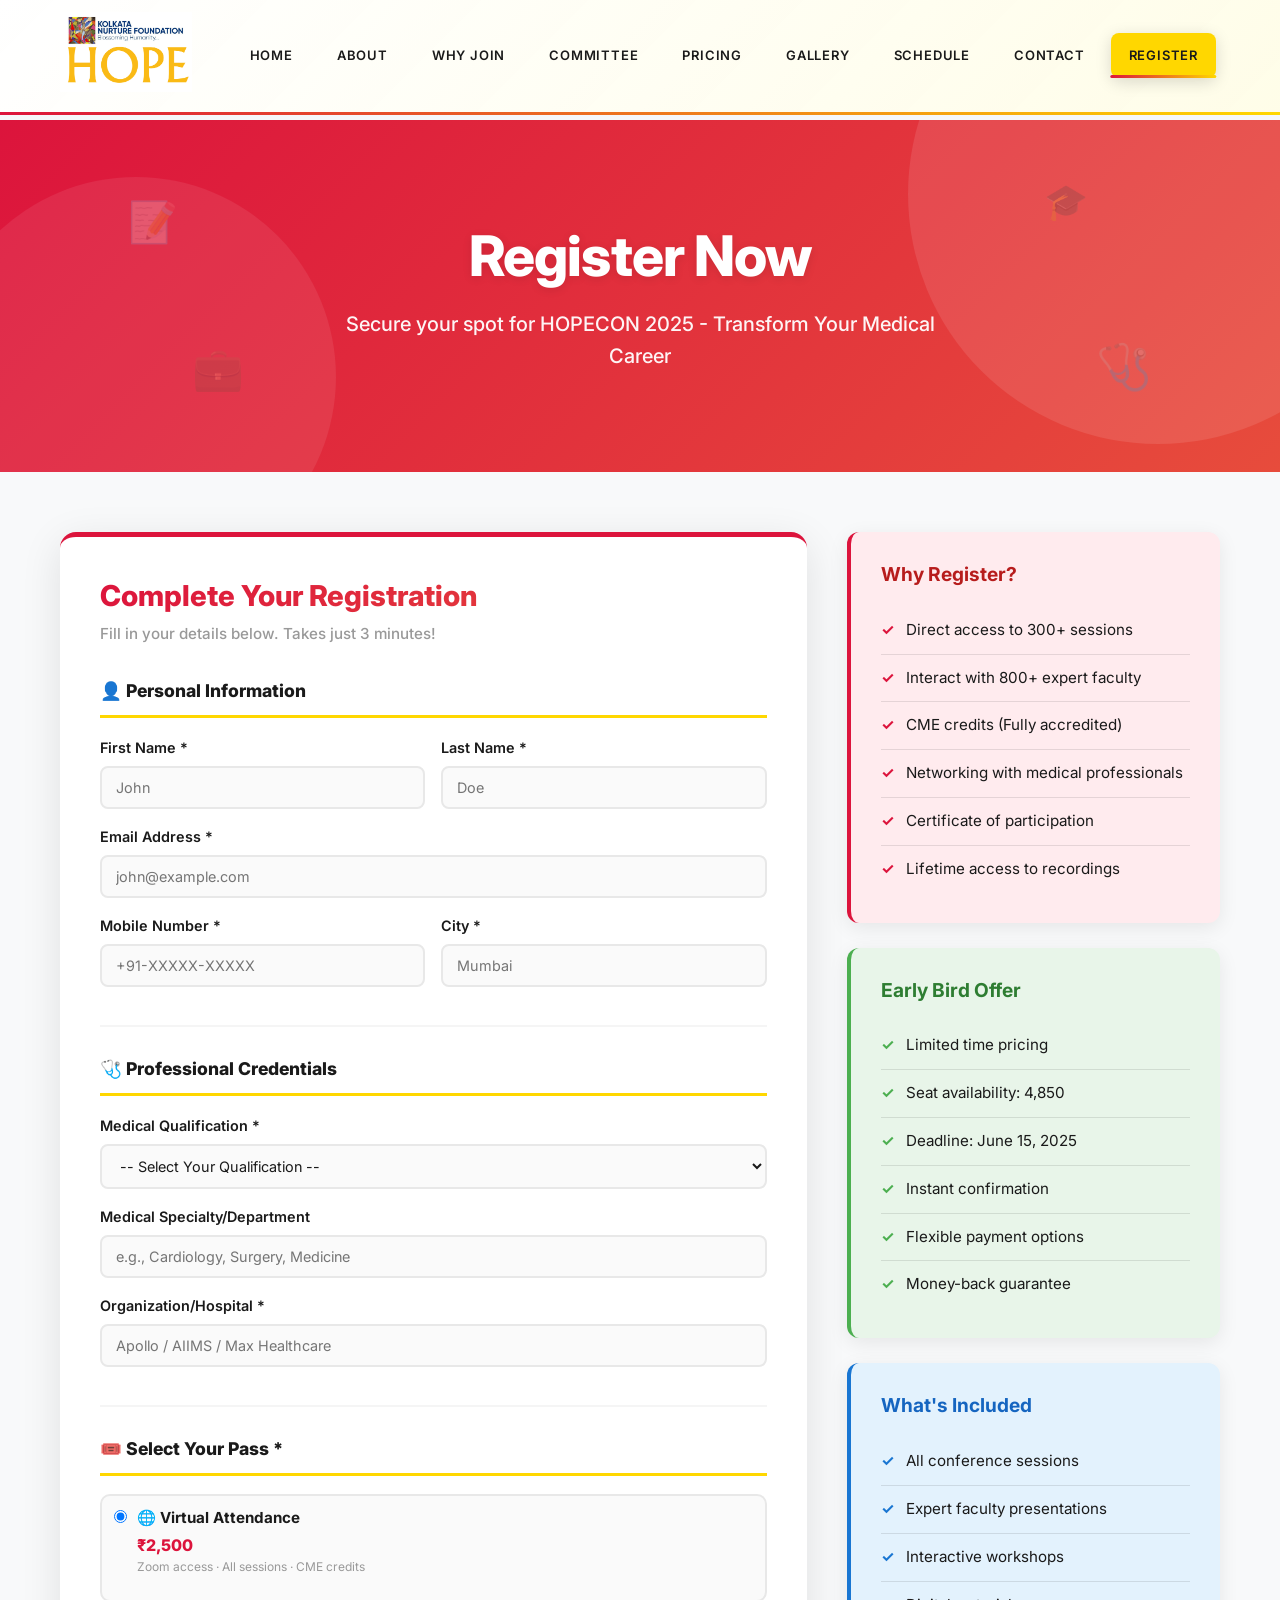
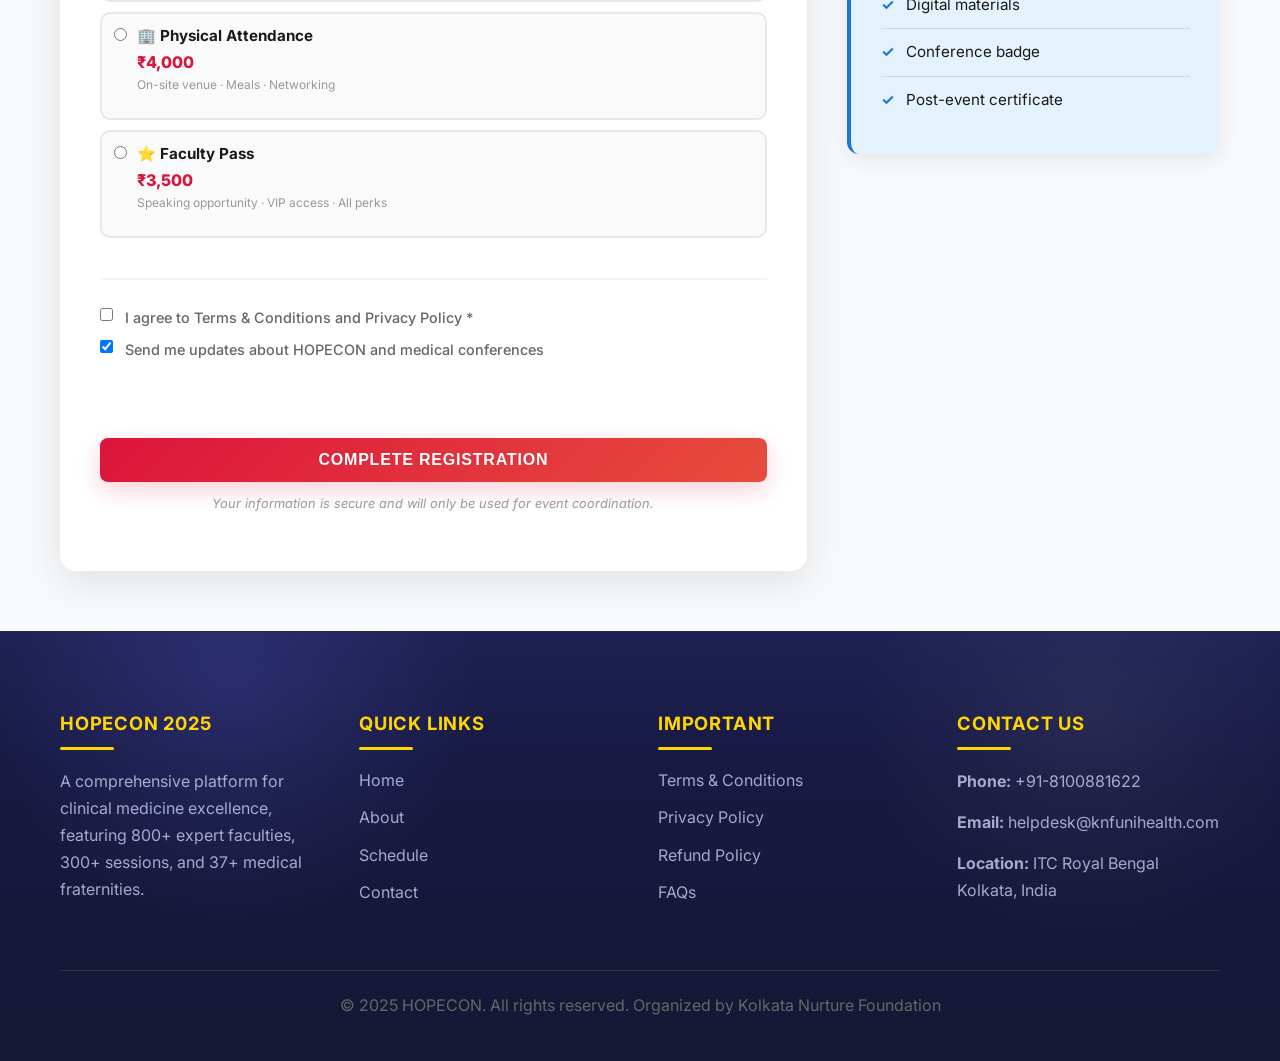
<file: register.html>
<!DOCTYPE html>
<html lang="en">
<head>
  <meta charset="UTF-8">
  <meta name="viewport" content="width=device-width, initial-scale=1.0">
  <title>Register - HOPECON 2025</title>
  <link rel="preconnect" href="https://fonts.googleapis.com">
  <link rel="preconnect" href="https://fonts.gstatic.com" crossorigin>
  <link href="https://fonts.googleapis.com/css2?family=Inter:wght@400;500;600;700;800&display=swap" rel="stylesheet">
  <link rel="stylesheet" href="css/style.css">
  <style>
    body {
      font-family: 'Inter', sans-serif;
      color: #1a1a1a;
      background: #f5f7fa;
    }

    section.register-page {
      padding: 60px 0;
    }

    /* Hero Section */
    .register-page-hero {
      background: linear-gradient(135deg, #DC143C 0%, #E74C3C 100%);
      padding: 100px 0;
      color: white;
      text-align: center;
      margin-top: 120px;
      position: relative;
      overflow: hidden;
    }

    .register-page-hero::before {
      content: '';
      position: absolute;
      top: -50%;
      right: -10%;
      width: 500px;
      height: 500px;
      background: rgba(255, 255, 255, 0.1);
      border-radius: 50%;
      z-index: 1;
    }

    .register-page-hero::after {
      content: '';
      position: absolute;
      bottom: -30%;
      left: -5%;
      width: 400px;
      height: 400px;
      background: rgba(255, 255, 255, 0.08);
      border-radius: 50%;
      z-index: 1;
    }

    .register-page-hero h1 {
      font-size: 3.5rem;
      font-weight: 800;
      margin-bottom: 15px;
      color: white;
      letter-spacing: -1px;
      text-shadow: 0 2px 10px rgba(0, 0, 0, 0.1);
      position: relative;
      z-index: 2;
    }

    .register-page-hero p {
      font-size: 1.25rem;
      color: rgba(255, 255, 255, 0.95);
      max-width: 600px;
      margin: 0 auto;
      font-weight: 500;
      line-height: 1.6;
      position: relative;
      z-index: 2;
    }

    /* Main Container */
    .register-container {
      max-width: 1200px;
      margin: 0 auto;
      padding: 0 20px;
    }

    /* Two Column Section */
    .register-content-wrapper {
      display: grid;
      grid-template-columns: 2fr 1fr;
      gap: 40px;
      align-items: start;
    }

    /* Register Form */
    .register-form-box {
      background: white;
      padding: 40px;
      border-radius: 16px;
      box-shadow: 0 10px 40px rgba(0, 0, 0, 0.1);
      border-top: 5px solid #DC143C;
      position: relative;
      overflow: hidden;
    }

    .form-title {
      font-size: 1.8rem;
      color: #1a1a1a;
      margin-bottom: 8px;
      font-weight: 800;
      background: linear-gradient(135deg, #DC143C, #E74C3C);
      -webkit-background-clip: text;
      -webkit-text-fill-color: transparent;
      background-clip: text;
    }

    .form-subtitle {
      font-size: 0.95rem;
      color: #999;
      margin-bottom: 30px;
      font-weight: 500;
    }

    .form-section {
      margin-bottom: 28px;
      padding-bottom: 22px;
      border-bottom: 2px solid #f5f5f5;
    }

    .form-section:last-of-type {
      border-bottom: none;
    }

    .form-section-header {
      font-size: 1.1rem;
      font-weight: 800;
      color: #1a1a1a;
      margin-bottom: 18px;
      display: flex;
      align-items: center;
      gap: 10px;
      padding-bottom: 10px;
      border-bottom: 3px solid #FFD700;
    }

    .form-group {
      margin-bottom: 16px;
    }

    .form-group label {
      display: block;
      font-weight: 600;
      color: #1a1a1a;
      margin-bottom: 7px;
      font-size: 0.9rem;
      text-transform: capitalize;
    }

    .form-group input,
    .form-group textarea,
    .form-group select {
      width: 100%;
      padding: 11px 14px;
      border: 2px solid #e8e8e8;
      border-radius: 8px;
      font-family: 'Inter', sans-serif;
      font-size: 0.9rem;
      transition: all 0.3s ease;
      box-sizing: border-box;
      background: #fafafa;
      color: #1a1a1a;
    }

    .form-row {
      display: grid;
      grid-template-columns: 1fr 1fr;
      gap: 16px;
    }

    .form-row.full {
      grid-template-columns: 1fr;
    }

    .form-group textarea {
      resize: vertical;
      min-height: 90px;
      font-family: 'Inter', sans-serif;
    }

    .form-submit-btn {
      background: linear-gradient(135deg, #DC143C, #E74C3C);
      color: white;
      border: none;
      padding: 13px 40px;
      border-radius: 8px;
      font-size: 1rem;
      font-weight: 700;
      cursor: pointer;
      transition: all 0.3s ease;
      width: 100%;
      margin-top: 10px;
      text-transform: uppercase;
      letter-spacing: 0.8px;
      box-shadow: 0 8px 25px rgba(220, 20, 60, 0.2);
    }

    .form-note {
      font-size: 0.8rem;
      color: #999;
      margin-top: 12px;
      text-align: center;
      font-style: italic;
    }

    /* Registration Type Cards */
    .reg-type-cards {
      display: grid;
      grid-template-columns: 1fr;
      gap: 10px;
      margin: 18px 0;
    }

    .reg-type-card {
      padding: 10px 12px;
      border: 2px solid #e8e8e8;
      border-radius: 10px;
      cursor: pointer;
      transition: all 0.3s ease;
      position: relative;
      background: #fafafa;
      display: flex;
      align-items: flex-start;
      gap: 10px;
    }

    .reg-type-label {
      padding-left: 0;
      position: relative;
      flex: 1;
    }

    .reg-type-card input {
      margin-top: 4px;
      flex: 0 0 auto;
    }

    .reg-type-label .title {
      font-weight: 700;
      color: #1a1a1a;
      font-size: 0.95rem;
      margin-bottom: 2px;
    }

    .reg-type-label .price {
      color: #DC143C;
      font-weight: 800;
      font-size: 1rem;
      margin-bottom: 1px;
    }

    .reg-type-label .desc {
      font-size: 0.75rem;
      color: #999;
      line-height: 1.25;
    }

    /* Checkboxes */
    .checkbox-group {
      display: flex;
      flex-direction: column;
      gap: 12px;
      margin: 18px 0;
    }

    .checkbox-item {
      display: flex;
      align-items: flex-start;
      gap: 12px;
    }

    .checkbox-item label {
      margin: 0;
      cursor: pointer;
      color: #666;
      font-size: 0.9rem;
      font-weight: 500;
      line-height: 1.4;
    }

    /* Sidebar */
    .register-sidebar {
      display: flex;
      flex-direction: column;
      gap: 25px;
      position: relative;
    }

    .sidebar-image {
      width: 100%;
      border-radius: 16px;
      overflow: hidden;
      box-shadow: 0 15px 40px rgba(0, 0, 0, 0.12);
      margin-top: 30px;
    }

    .sidebar-image img {
      width: 100%;
      height: auto;
      display: block;
      object-fit: cover;
      border-radius: 16px;
    }

    .sidebar-box {
      background: white;
      padding: 30px;
      border-radius: 12px;
      box-shadow: 0 5px 20px rgba(0, 0, 0, 0.08);
    }

    .sidebar-box h3 {
      font-size: 1.2rem;
      color: #1a1a1a;
      margin-bottom: 20px;
      font-weight: 700;
      margin-top: 0;
    }

    .sidebar-box ul {
      list-style: none;
      padding: 0;
      margin: 0;
    }

    .sidebar-box li {
      padding: 12px 0;
      color: #666;
      font-size: 0.95rem;
      border-bottom: 1px solid #f0f0f0;
      line-height: 1.5;
    }

    .sidebar-box li:last-child {
      border-bottom: none;
    }

    .sidebar-box li:before {
      content: '✓ ';
      color: #DC143C;
      font-weight: 700;
      margin-right: 8px;
    }

    .sidebar-box.highlight {
      background: #FFEBEE;
      border-left: 4px solid #DC143C;
      color: #1a1a1a;
    }

    .sidebar-box.highlight h3 {
      color: #B71C1C;
    }

    .sidebar-box.highlight li {
      color: #1a1a1a;
      border-bottom-color: rgba(0, 0, 0, 0.1);
    }

    .sidebar-box.highlight li:before {
      color: #DC143C;
    }

    .sidebar-box.yellow {
      background: #E8F5E9;
      border-left: 4px solid #4CAF50;
    }

    .sidebar-box.yellow h3 {
      color: #2E7D32;
    }

    .sidebar-box.yellow li {
      color: #1a1a1a;
      border-bottom-color: rgba(0, 0, 0, 0.1);
    }

    .sidebar-box.yellow li:before {
      color: #4CAF50;
    }

    .sidebar-box.blue {
      background: #E3F2FD;
      border-left: 4px solid #1976D2;
    }

    .sidebar-box.blue h3 {
      color: #1565C0;
    }

    .sidebar-box.blue li {
      color: #1a1a1a;
      border-bottom-color: rgba(0, 0, 0, 0.1);
    }

    .sidebar-box.blue li:before {
      color: #1976D2;
    }

    /* Success Message */
    .success-message {
      background: #10b981;
      color: white;
      padding: 20px;
      border-radius: 12px;
      margin-bottom: 20px;
      display: none;
      animation: slideDown 0.4s ease;
      text-align: center;
      font-weight: 600;
    }

    .success-message.show {
      display: block;
    }

    @keyframes float-icon {
      0%, 100% {
        transform: translateY(0px) rotate(0deg);
      }
      50% {
        transform: translateY(-40px) rotate(10deg);
      }
    }

    /* Floating Icons */
    .floating-icons {
      position: absolute;
      width: 100%;
      height: 100%;
      top: 0;
      left: 0;
      z-index: 1;
      overflow: hidden;
    }

    .floating-icon {
      position: absolute;
      font-size: 3rem;
      opacity: 0.2;
      animation: float-icon 6s ease-in-out infinite;
    }

    .floating-icon:nth-child(1) {
      top: 20%;
      left: 10%;
      animation-delay: 0s;
      font-size: 2.5rem;
    }

    .floating-icon:nth-child(2) {
      top: 60%;
      right: 10%;
      animation-delay: 1s;
      font-size: 2.8rem;
    }

    .floating-icon:nth-child(3) {
      top: 15%;
      right: 15%;
      animation-delay: 2s;
      font-size: 2.2rem;
    }

    .floating-icon:nth-child(4) {
      bottom: 20%;
      left: 15%;
      animation-delay: 1.5s;
      font-size: 2.6rem;
    }

    /* Responsive */
    @media (max-width: 1024px) {
      .register-content-wrapper {
        grid-template-columns: 1fr;
        gap: 30px;
      }

      .register-form-box {
        padding: 40px;
      }
    }

    @media (max-width: 768px) {
      .register-page-hero {
        padding: 60px 0;
        margin-top: 100px;
      }

      .register-page-hero h1 {
        font-size: 2rem;
      }

      .register-page-hero p {
        font-size: 1rem;
      }

      .register-form-box {
        padding: 30px;
      }

      .form-row {
        grid-template-columns: 1fr;
        gap: 15px;
      }

      .form-title {
        font-size: 1.5rem;
      }

      .register-sidebar {
        display: grid;
        grid-template-columns: repeat(auto-fit, minmax(200px, 1fr));
      }
    }

    @media (max-width: 480px) {
      .register-page-hero h1 {
        font-size: 1.6rem;
      }

      .register-form-box {
        padding: 20px;
      }

      .sidebar-box {
        padding: 20px;
      }

      .form-group {
        margin-bottom: 15px;
      }

      .register-sidebar {
        display: none;
      }
    }
  </style>
</head>
<body>
  <!-- ===== NAVBAR ===== -->
  <nav class="navbar" id="navbar">
    <div class="container">
      <div class="navbar-content">
        <div class="navbar-logo">
          <img src="assets/logos/logo.png" alt="HOPECON">
        </div>
        <button class="navbar-toggle" id="navbarToggle">
          <span></span>
          <span></span>
          <span></span>
        </button>
        <ul class="navbar-menu" id="navbarMenu">
          <li><a href="index.html">Home</a></li>
          <li><a href="index.html#about">About</a></li>
          <li><a href="index.html#features">Why Join</a></li>
          <li><a href="index.html#committee">Committee</a></li>
          <li><a href="index.html#pricing">Pricing</a></li>
          <li><a href="index.html#gallery">Gallery</a></li>
          <li><a href="schedule.html">Schedule</a></li>
          <li><a href="contact.html">Contact</a></li>
          <li><a href="register.html" class="btn btn-primary btn-sm active">Register</a></li>
        </ul>
      </div>
    </div>
  </nav>

  <!-- ===== HERO SECTION ===== -->
  <section class="register-page-hero">
    <div class="floating-icons">
      <div class="floating-icon">📝</div>
      <div class="floating-icon">🩺</div>
      <div class="floating-icon">🎓</div>
      <div class="floating-icon">💼</div>
    </div>
    <div class="register-container">
      <h1>Register Now</h1>
      <p>Secure your spot for HOPECON 2025 - Transform Your Medical Career</p>
    </div>
  </section>

  <!-- ===== REGISTRATION FORM SECTION ===== -->
  <section class="register-page" id="register-form-section" style="background: #f8f9fa;">
    <div class="register-container">
      <div class="register-content-wrapper">

        <!-- Form -->
        <div class="register-form-box">
          <h2 class="form-title">Complete Your Registration</h2>
          <p class="form-subtitle">Fill in your details below. Takes just 3 minutes!</p>

          <div class="success-message" id="successMessage">
            ✓ Registration Successful! Check your email for confirmation.
          </div>

          <form id="registrationForm" onsubmit="handleRegistrationSubmit(event)">
            <!-- Personal Information -->
            <div class="form-section">
              <div class="form-section-header">👤 Personal Information</div>

              <div class="form-row">
                <div class="form-group">
                  <label for="firstName">First Name *</label>
                  <input type="text" id="firstName" placeholder="John" required>
                </div>
                <div class="form-group">
                  <label for="lastName">Last Name *</label>
                  <input type="text" id="lastName" placeholder="Doe" required>
                </div>
              </div>

              <div class="form-row full">
                <div class="form-group">
                  <label for="email">Email Address *</label>
                  <input type="email" id="email" placeholder="john@example.com" required>
                </div>
              </div>

              <div class="form-row">
                <div class="form-group">
                  <label for="phone">Mobile Number *</label>
                  <input type="tel" id="phone" placeholder="+91-XXXXX-XXXXX" required>
                </div>
                <div class="form-group">
                  <label for="city">City *</label>
                  <input type="text" id="city" placeholder="Mumbai" required>
                </div>
              </div>
            </div>

            <!-- Professional Details -->
            <div class="form-section">
              <div class="form-section-header">🩺 Professional Credentials</div>

              <div class="form-row full">
                <div class="form-group">
                  <label for="qualification">Medical Qualification *</label>
                  <select id="qualification" required>
                    <option value="">-- Select Your Qualification --</option>
                    <option value="mbbs">MBBS</option>
                    <option value="md">MD/MS (Postgraduate)</option>
                    <option value="diploma">Diploma</option>
                    <option value="resident">Resident Doctor</option>
                    <option value="student">Medical Student</option>
                    <option value="allied">Allied Health Professional</option>
                    <option value="other">Other</option>
                  </select>
                </div>
              </div>

              <div class="form-row full">
                <div class="form-group">
                  <label for="specialty">Medical Specialty/Department</label>
                  <input type="text" id="specialty" placeholder="e.g., Cardiology, Surgery, Medicine">
                </div>
              </div>

              <div class="form-row full">
                <div class="form-group">
                  <label for="organization">Organization/Hospital *</label>
                  <input type="text" id="organization" placeholder="Apollo / AIIMS / Max Healthcare" required>
                </div>
              </div>
            </div>

            <!-- Registration Type -->
            <div class="form-section">
              <div class="form-section-header">🎟️ Select Your Pass *</div>

              <div class="reg-type-cards">
                <label class="reg-type-card">
                  <input type="radio" name="registrationType" value="virtual" checked>
                  <div class="reg-type-label">
                    <div class="title">🌐 Virtual Attendance</div>
                    <div class="price">₹2,500</div>
                    <p class="desc">Zoom access · All sessions · CME credits</p>
                  </div>
                </label>

                <label class="reg-type-card">
                  <input type="radio" name="registrationType" value="physical">
                  <div class="reg-type-label">
                    <div class="title">🏢 Physical Attendance</div>
                    <div class="price">₹4,000</div>
                    <p class="desc">On-site venue · Meals · Networking</p>
                  </div>
                </label>

                <label class="reg-type-card">
                  <input type="radio" name="registrationType" value="faculty">
                  <div class="reg-type-label">
                    <div class="title">⭐ Faculty Pass</div>
                    <div class="price">₹3,500</div>
                    <p class="desc">Speaking opportunity · VIP access · All perks</p>
                  </div>
                </label>
              </div>
            </div>

            <!-- Agreement -->
            <div class="form-section">
              <div class="checkbox-group">
                <div class="checkbox-item">
                  <input type="checkbox" id="terms" required>
                  <label for="terms">I agree to Terms & Conditions and Privacy Policy *</label>
                </div>
                <div class="checkbox-item">
                  <input type="checkbox" id="marketing" checked>
                  <label for="marketing">Send me updates about HOPECON and medical conferences</label>
                </div>
              </div>
            </div>

            <button type="submit" class="form-submit-btn">Complete Registration</button>
            <p class="form-note">Your information is secure and will only be used for event coordination.</p>
          </form>
        </div>

        <!-- Sidebar -->
        <div class="register-sidebar">
          <div class="sidebar-box highlight">
            <h3>Why Register?</h3>
            <ul>
              <li>Direct access to 300+ sessions</li>
              <li>Interact with 800+ expert faculty</li>
              <li>CME credits (Fully accredited)</li>
              <li>Networking with medical professionals</li>
              <li>Certificate of participation</li>
              <li>Lifetime access to recordings</li>
            </ul>
          </div>

          <div class="sidebar-box yellow">
            <h3>Early Bird Offer</h3>
            <ul>
              <li>Limited time pricing</li>
              <li>Seat availability: 4,850</li>
              <li>Deadline: June 15, 2025</li>
              <li>Instant confirmation</li>
              <li>Flexible payment options</li>
              <li>Money-back guarantee</li>
            </ul>
          </div>

          <div class="sidebar-box blue">
            <h3>What's Included</h3>
            <ul>
              <li>All conference sessions</li>
              <li>Expert faculty presentations</li>
              <li>Interactive workshops</li>
              <li>Digital materials</li>
              <li>Conference badge</li>
              <li>Post-event certificate</li>
            </ul>
          </div>
        </div>

      </div>
    </div>
  </section>

  <!-- ===== FOOTER ===== -->
  <footer>
    <div class="container">
      <div class="footer-grid">
        <div class="footer-section">
          <h4>HOPECON 2025</h4>
          <p>A comprehensive platform for clinical medicine excellence, featuring 800+ expert faculties, 300+ sessions, and 37+ medical fraternities.</p>
        </div>

        <div class="footer-section">
          <h4>Quick Links</h4>
          <ul>
            <li><a href="index.html">Home</a></li>
            <li><a href="index.html#about">About</a></li>
            <li><a href="schedule.html">Schedule</a></li>
            <li><a href="contact.html">Contact</a></li>
          </ul>
        </div>

        <div class="footer-section">
          <h4>Important</h4>
          <ul>
            <li><a href="#">Terms & Conditions</a></li>
            <li><a href="#">Privacy Policy</a></li>
            <li><a href="#">Refund Policy</a></li>
            <li><a href="#">FAQs</a></li>
          </ul>
        </div>

        <div class="footer-section">
          <h4>Contact Us</h4>
          <p><strong>Phone:</strong> +91-8100881622</p>
          <p><strong>Email:</strong> helpdesk@knfunihealth.com</p>
          <p><strong>Location:</strong> ITC Royal Bengal<br>Kolkata, India</p>
        </div>
      </div>

      <div class="footer-bottom">
        <p>&copy; 2025 HOPECON. All rights reserved. Organized by Kolkata Nurture Foundation</p>
      </div>
    </div>
  </footer>

  <script src="js/script.js"></script>
  <script>
    function handleRegistrationSubmit(e) {
      e.preventDefault();

      const formData = {
        firstName: document.getElementById('firstName').value,
        lastName: document.getElementById('lastName').value,
        email: document.getElementById('email').value,
        phone: document.getElementById('phone').value,
        city: document.getElementById('city').value,
        qualification: document.getElementById('qualification').value,
        specialty: document.getElementById('specialty').value,
        organization: document.getElementById('organization').value,
        registrationType: document.querySelector('input[name="registrationType"]:checked').value,
        timestamp: new Date().toISOString()
      };

      console.log('Registration Data:', formData);

      // Show success message
      const successMsg = document.getElementById('successMessage');
      successMsg.classList.add('show');

      // Store in localStorage
      localStorage.setItem('hopeconRegistration', JSON.stringify(formData));

      // Reset form
      setTimeout(() => {
        document.getElementById('registrationForm').reset();
        successMsg.classList.remove('show');
      }, 3000);
    }
  </script>
</body>
</html>
</file>
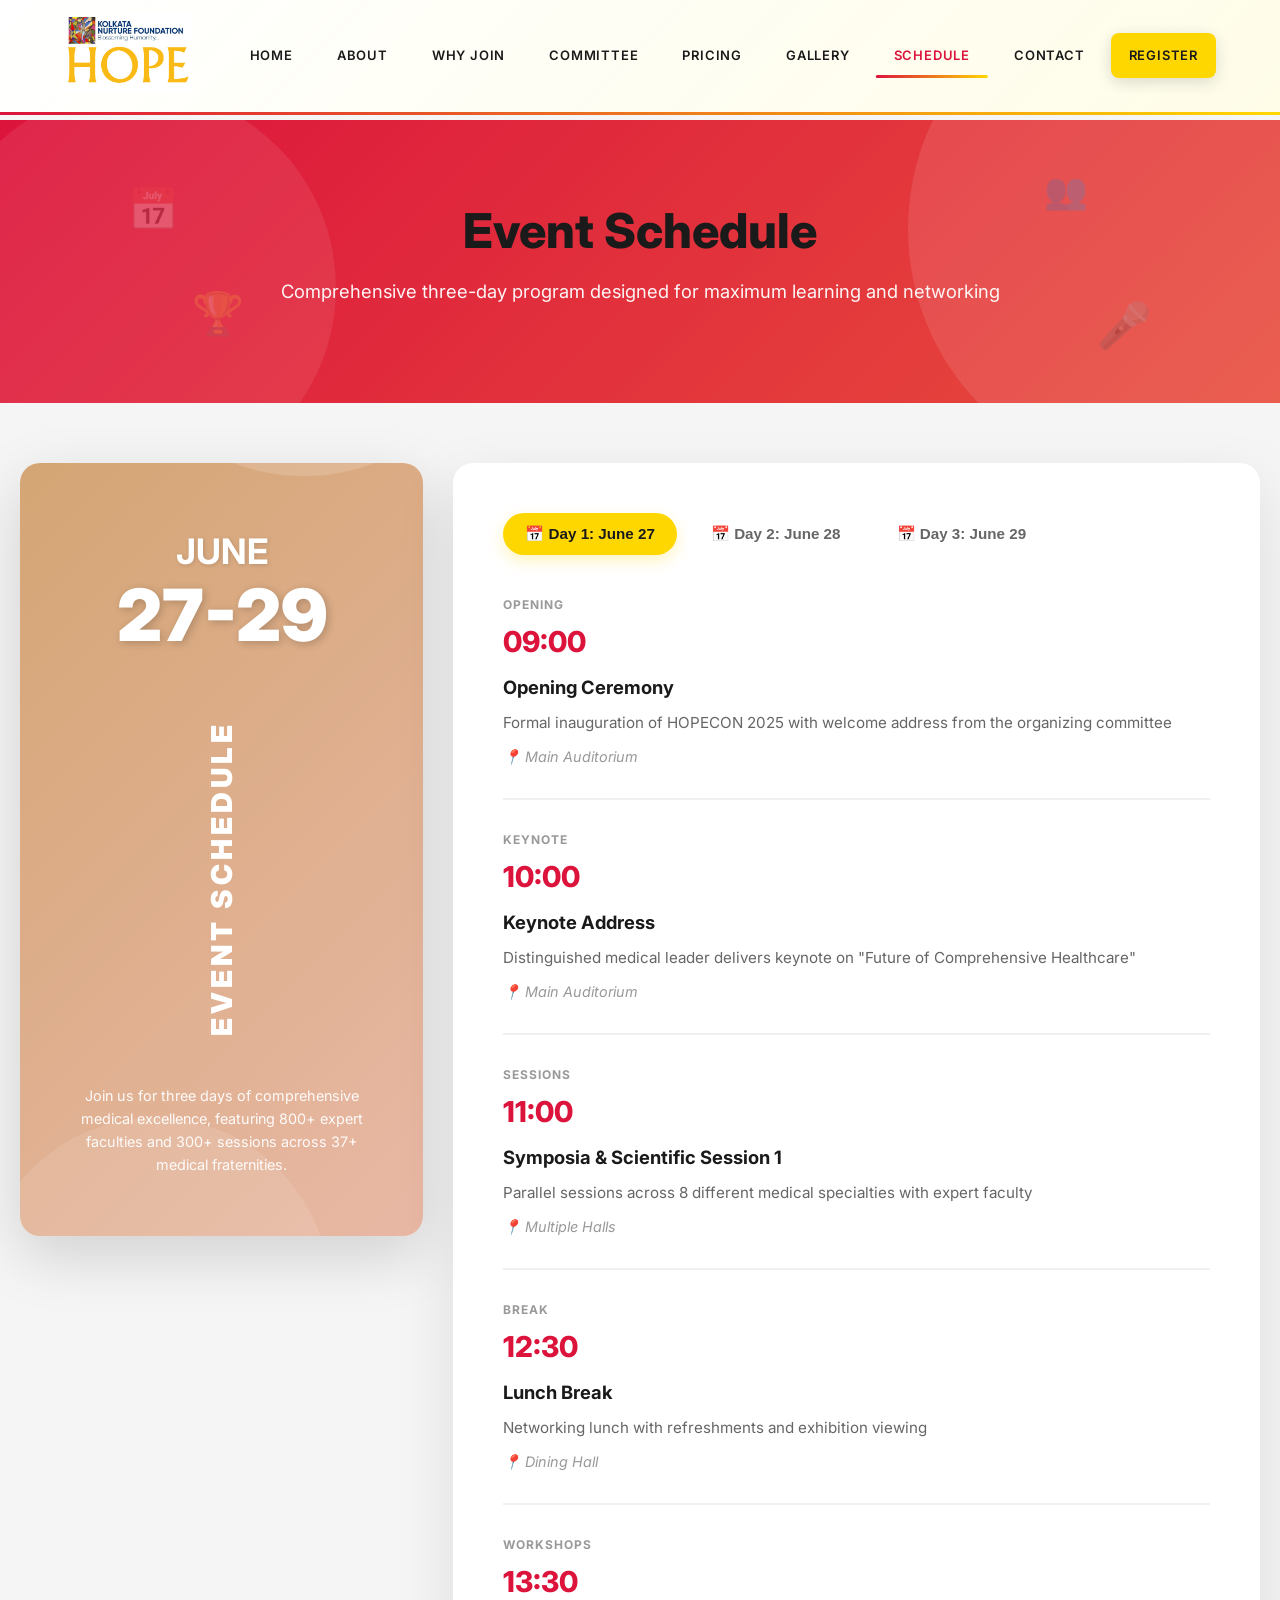
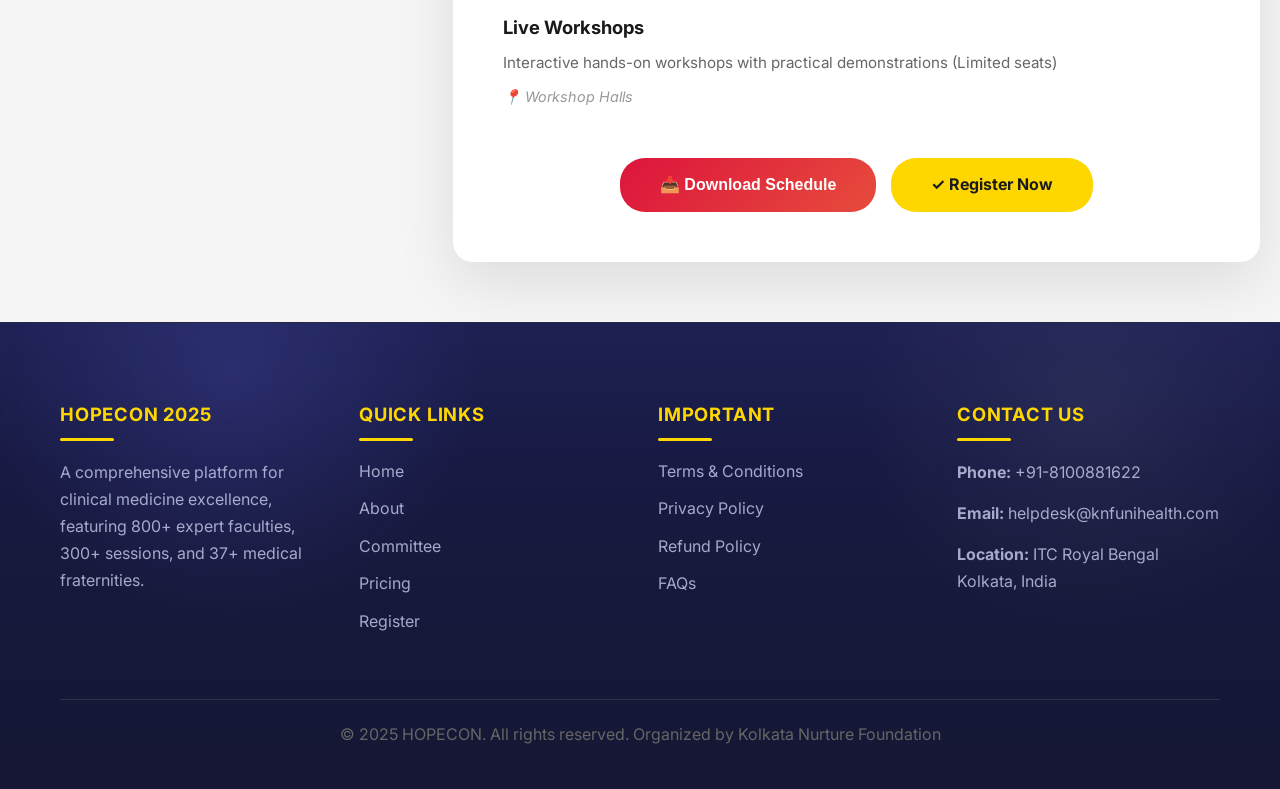
<file: schedule.html>
<!DOCTYPE html>
<html lang="en">
<head>
  <meta charset="UTF-8">
  <meta name="viewport" content="width=device-width, initial-scale=1.0">
  <title>Event Schedule - HOPECON 2025</title>
  <link rel="preconnect" href="https://fonts.googleapis.com">
  <link rel="preconnect" href="https://fonts.gstatic.com" crossorigin>
  <link href="https://fonts.googleapis.com/css2?family=Inter:wght@400;500;600;700;800&display=swap" rel="stylesheet">
  <link rel="stylesheet" href="css/style.css">
  <style>
    body {
      font-family: 'Inter', sans-serif;
      color: #1a1a1a;
      background: #f5f5f5;
    }

    /* Hero Section */
    .schedule-hero {
      background: linear-gradient(135deg, #DC143C 0%, #E74C3C 100%);
      padding: 80px 0;
      color: white;
      text-align: center;
      margin-top: 120px;
      position: relative;
      overflow: hidden;
    }

    .schedule-hero::before {
      content: '';
      position: absolute;
      top: -50%;
      right: -10%;
      width: 500px;
      height: 500px;
      background: rgba(255, 255, 255, 0.1);
      border-radius: 50%;
      z-index: 1;
      animation: float 8s ease-in-out infinite;
    }

    .schedule-hero::after {
      content: '';
      position: absolute;
      bottom: -30%;
      left: -5%;
      width: 400px;
      height: 400px;
      background: rgba(255, 255, 255, 0.08);
      border-radius: 50%;
      z-index: 1;
      animation: float 10s ease-in-out infinite reverse;
    }

    @keyframes float {
      0%, 100% {
        transform: translateY(0px);
      }
      50% {
        transform: translateY(-30px);
      }
    }

    .schedule-hero h1 {
      font-size: 3rem;
      font-weight: 800;
      margin-bottom: 15px;
      position: relative;
      z-index: 2;
    }

    .schedule-hero p {
      font-size: 1.15rem;
      color: rgba(255, 255, 255, 0.95);
      position: relative;
      z-index: 2;
    }

    .schedule-hero .container {
      position: relative;
      z-index: 2;
    }

    /* Schedule Container */
    .schedule-wrapper {
      max-width: 1300px;
      margin: 60px auto;
      padding: 0 20px;
    }

    /* Schedule Card Layout */
    .schedule-card-container {
      display: grid;
      grid-template-columns: 1fr 2fr;
      gap: 30px;
      align-items: flex-start;
    }

    /* Left Side - Date & Title */
    .schedule-left {
      position: relative;
      padding: 60px;
      background: linear-gradient(135deg, #D4A574 0%, #E8B8A5 100%);
      border-radius: 20px;
      color: white;
      text-align: center;
      overflow: hidden;
      box-shadow: 0 20px 60px rgba(0, 0, 0, 0.15);
    }

    .schedule-left::before {
      content: '';
      position: absolute;
      top: -50%;
      right: -20%;
      width: 400px;
      height: 400px;
      background: rgba(255, 255, 255, 0.15);
      border-radius: 50%;
      z-index: 1;
    }

    .schedule-left::after {
      content: '';
      position: absolute;
      bottom: -30%;
      left: -10%;
      width: 350px;
      height: 350px;
      background: rgba(255, 255, 255, 0.1);
      border-radius: 50%;
      z-index: 1;
    }

    .schedule-date {
      position: relative;
      z-index: 2;
      margin-bottom: 40px;
    }

    .schedule-date-number {
      font-size: 4.5rem;
      font-weight: 900;
      line-height: 1;
      margin-bottom: 10px;
      text-shadow: 2px 2px 8px rgba(0, 0, 0, 0.2);
    }

    .schedule-date-month {
      font-size: 2.2rem;
      font-weight: 700;
      text-shadow: 1px 1px 4px rgba(0, 0, 0, 0.15);
    }

    .schedule-title {
      position: relative;
      z-index: 2;
      writing-mode: vertical-rl;
      text-orientation: mixed;
      transform: rotate(180deg);
      font-size: 1.8rem;
      font-weight: 900;
      letter-spacing: 4px;
      text-transform: uppercase;
      margin-top: 30px;
      display: inline-block;
      line-height: 1.1;
    }

    .schedule-description {
      position: relative;
      z-index: 2;
      margin-top: 40px;
      font-size: 0.9rem;
      line-height: 1.6;
      opacity: 0.95;
    }

    /* Right Side - Schedule Items */
    .schedule-right {
      background: white;
      border-radius: 20px;
      padding: 50px;
      box-shadow: 0 20px 60px rgba(0, 0, 0, 0.1);
      position: relative;
      overflow: hidden;
    }

    .schedule-right::before {
      content: '';
      position: absolute;
      top: -30%;
      right: -10%;
      width: 300px;
      height: 300px;
      background: rgba(220, 20, 60, 0.05);
      border-radius: 50%;
      z-index: 0;
    }

    .schedule-right::after {
      content: '';
      position: absolute;
      bottom: -20%;
      left: -5%;
      width: 250px;
      height: 250px;
      background: rgba(255, 215, 0, 0.08);
      border-radius: 50%;
      z-index: 0;
    }

    /* Tab Navigation */
    .schedule-tabs {
      display: flex;
      gap: 12px;
      margin-bottom: 40px;
      flex-wrap: wrap;
      position: relative;
      z-index: 1;
    }

    .tab-btn {
      background: white;
      border: 2px solid transparent;
      padding: 10px 20px;
      border-radius: 25px;
      cursor: pointer;
      font-weight: 600;
      font-size: 0.95rem;
      color: #666;
      transition: all 0.3s ease;
    }

    .tab-btn.active {
      background: #FFD700;
      color: #1a1a1a;
      border-color: transparent;
      box-shadow: 0 6px 16px rgba(255, 215, 0, 0.25);
    }

    .tab-btn:hover:not(.active) {
      transform: translateY(-2px);
      box-shadow: 0 4px 12px rgba(0, 0, 0, 0.1);
    }

    /* Schedule Items */
    .schedule-items {
      position: relative;
      z-index: 1;
    }

    .schedule-day {
      display: none;
    }

    .schedule-day.active {
      display: block;
      animation: fadeIn 0.4s ease;
    }

    @keyframes float-icon {
      0%, 100% {
        transform: translateY(0px) rotate(0deg);
      }
      50% {
        transform: translateY(-40px) rotate(10deg);
      }
    }

    /* Floating Icons */
    .floating-icons {
      position: absolute;
      width: 100%;
      height: 100%;
      top: 0;
      left: 0;
      z-index: 1;
      overflow: hidden;
    }

    .floating-icon {
      position: absolute;
      font-size: 3rem;
      opacity: 0.2;
      animation: float-icon 6s ease-in-out infinite;
    }

    .floating-icon:nth-child(1) {
      top: 20%;
      left: 10%;
      animation-delay: 0s;
      font-size: 2.5rem;
    }

    .floating-icon:nth-child(2) {
      top: 60%;
      right: 10%;
      animation-delay: 1s;
      font-size: 2.8rem;
    }

    .floating-icon:nth-child(3) {
      top: 15%;
      right: 15%;
      animation-delay: 2s;
      font-size: 2.2rem;
    }

    .floating-icon:nth-child(4) {
      bottom: 20%;
      left: 15%;
      animation-delay: 1.5s;
      font-size: 2.6rem;
    }

    .schedule-item {
      margin-bottom: 30px;
      padding-bottom: 30px;
      border-bottom: 2px solid #f0f0f0;
      transition: all 0.3s ease;
    }

    .schedule-item:last-child {
      border-bottom: none;
      margin-bottom: 0;
      padding-bottom: 0;
    }

    .schedule-item:hover {
      padding-left: 15px;
      border-left: 4px solid #DC143C;
    }

    .item-time {
      font-size: 1.8rem;
      font-weight: 800;
      color: #DC143C;
      margin-bottom: 8px;
    }

    .item-label {
      font-size: 0.75rem;
      color: #999;
      text-transform: uppercase;
      letter-spacing: 1px;
      font-weight: 700;
      margin-bottom: 5px;
    }

    .item-title {
      font-size: 1.15rem;
      font-weight: 700;
      color: #1a1a1a;
      margin-bottom: 8px;
    }

    .item-description {
      font-size: 0.95rem;
      color: #666;
      line-height: 1.6;
    }

    .item-location {
      font-size: 0.9rem;
      color: #999;
      margin-top: 10px;
      font-style: italic;
    }

    /* Action Buttons */
    .schedule-actions {
      display: flex;
      gap: 15px;
      margin-top: 50px;
      justify-content: center;
      flex-wrap: wrap;
      position: relative;
      z-index: 1;
    }

    .btn-schedule {
      padding: 14px 40px;
      border-radius: 25px;
      font-weight: 700;
      font-size: 1rem;
      cursor: pointer;
      transition: all 0.3s ease;
      border: none;
      text-decoration: none;
      display: inline-block;
    }

    .btn-download {
      background: linear-gradient(135deg, #DC143C, #E74C3C);
      color: white;
    }

    .btn-download:hover {
      transform: translateY(-3px);
      box-shadow: 0 10px 25px rgba(220, 20, 60, 0.35);
    }

    .btn-register {
      background: #FFD700;
      color: #1a1a1a;
    }

    .btn-register:hover {
      transform: translateY(-3px);
      box-shadow: 0 10px 25px rgba(255, 215, 0, 0.35);
    }

    /* Responsive */
    @media (max-width: 1024px) {
      .schedule-card-container {
        grid-template-columns: 1fr;
        gap: 20px;
      }

      .schedule-left {
        padding: 40px;
      }

      .schedule-date-number {
        font-size: 3.5rem;
      }

      .schedule-right {
        padding: 40px;
      }
    }

    @media (max-width: 768px) {
      .schedule-hero {
        padding: 50px 0;
        margin-top: 96px;
      }

      .schedule-hero h1 {
        font-size: 1.9rem;
      }

      .schedule-hero p {
        font-size: 0.95rem;
      }

      .schedule-wrapper {
        margin: 28px auto;
      }

      .schedule-left {
        padding: 24px;
        border-radius: 16px;
      }

      .schedule-date-number {
        font-size: 2.5rem;
      }

      .schedule-date-month {
        font-size: 1.35rem;
      }

      .schedule-right {
        padding: 24px;
        border-radius: 16px;
      }

      .schedule-tabs {
        gap: 8px;
        margin-bottom: 26px;
        overflow-x: auto;
        flex-wrap: nowrap;
        padding-bottom: 6px;
      }

      .tab-btn {
        padding: 8px 14px;
        font-size: 0.8rem;
        flex: 0 0 auto;
        white-space: nowrap;
      }

      .item-time {
        font-size: 1.15rem;
      }

      .item-label {
        font-size: 0.68rem;
      }

      .item-title {
        font-size: 0.98rem;
      }

      .item-description {
        font-size: 0.88rem;
      }

      .item-location {
        font-size: 0.8rem;
      }

      .schedule-item {
        margin-bottom: 22px;
        padding-bottom: 22px;
      }

      .schedule-actions {
        margin-top: 32px;
        gap: 10px;
      }

      .btn-schedule {
        padding: 10px 22px;
        font-size: 0.85rem;
      }
    }

    @media (max-width: 480px) {
      .schedule-hero h1 {
        font-size: 1.6rem;
      }

      .schedule-left {
        padding: 20px;
      }

      .schedule-date-number {
        font-size: 2.2rem;
      }

      .schedule-date-month {
        font-size: 1.15rem;
      }

      .schedule-right {
        padding: 18px;
        border-radius: 15px;
      }

      .schedule-tabs {
        gap: 6px;
        margin-bottom: 22px;
      }

      .tab-btn {
        padding: 7px 12px;
        font-size: 0.72rem;
      }

      .item-time {
        font-size: 1.05rem;
      }

      .item-title {
        font-size: 0.92rem;
      }

      .item-description {
        font-size: 0.82rem;
      }

      .item-location {
        font-size: 0.76rem;
      }

      .schedule-actions {
        flex-direction: column;
        margin-top: 26px;
      }

      .btn-schedule {
        width: 100%;
        padding: 10px 16px;
      }
    }

    @media (max-width: 360px) {
      .schedule-hero {
        padding: 42px 0;
      }

      .schedule-hero h1 {
        font-size: 1.45rem;
      }

      .schedule-hero p {
        font-size: 0.88rem;
      }

      .schedule-date-number {
        font-size: 1.95rem;
      }

      .schedule-date-month {
        font-size: 1rem;
      }

      .schedule-right,
      .schedule-left {
        padding: 16px;
      }

      .tab-btn {
        padding: 7px 10px;
        font-size: 0.68rem;
      }

      .item-time {
        font-size: 0.98rem;
      }

      .item-title {
        font-size: 0.88rem;
      }

      .item-description,
      .item-location {
        font-size: 0.78rem;
      }
    }
  </style>
</head>
<body>
  <!-- ===== NAVBAR ===== -->
  <nav class="navbar" id="navbar">
    <div class="container">
      <div class="navbar-content">
        <div class="navbar-logo">
          <img src="assets/logos/logo.png" alt="HOPECON">
        </div>
        <button class="navbar-toggle" id="navbarToggle">
          <span></span>
          <span></span>
          <span></span>
        </button>
        <ul class="navbar-menu" id="navbarMenu">
          <li><a href="index.html">Home</a></li>
          <li><a href="index.html#about">About</a></li>
          <li><a href="index.html#features">Why Join</a></li>
          <li><a href="index.html#committee">Committee</a></li>
          <li><a href="index.html#pricing">Pricing</a></li>
          <li><a href="index.html#gallery">Gallery</a></li>
          <li><a href="schedule.html" class="active">Schedule</a></li>
          <li><a href="contact.html">Contact</a></li>
          <li><a href="register.html" class="btn btn-primary btn-sm">Register</a></li>
        </ul>
      </div>
    </div>
  </nav>

  <!-- ===== SCHEDULE HERO ===== -->
  <section class="schedule-hero">
    <div class="floating-icons">
      <div class="floating-icon">📅</div>
      <div class="floating-icon">🎤</div>
      <div class="floating-icon">👥</div>
      <div class="floating-icon">🏆</div>
    </div>
    <div class="container">
      <h1>Event Schedule</h1>
      <p>Comprehensive three-day program designed for maximum learning and networking</p>
    </div>
  </section>

  <!-- ===== SCHEDULE CONTENT ===== -->
  <div class="schedule-wrapper">
    <div class="schedule-card-container">
      <!-- Left Side - Date -->
      <div class="schedule-left">
        <div class="schedule-date">
          <div class="schedule-date-month">JUNE</div>
          <div class="schedule-date-number">27-29</div>
        </div>
        <div class="schedule-title">EVENT SCHEDULE</div>
        <div class="schedule-description">
          Join us for three days of comprehensive medical excellence, featuring 800+ expert faculties and 300+ sessions across 37+ medical fraternities.
        </div>
      </div>

      <!-- Right Side - Schedule Items -->
      <div class="schedule-right">
        <!-- Tab Navigation -->
        <div class="schedule-tabs">
          <button class="tab-btn active" onclick="switchDay('day1')">📅 Day 1: June 27</button>
          <button class="tab-btn" onclick="switchDay('day2')">📅 Day 2: June 28</button>
          <button class="tab-btn" onclick="switchDay('day3')">📅 Day 3: June 29</button>
        </div>

        <!-- Schedule Items Container -->
        <div class="schedule-items">
          <!-- Day 1 -->
          <div id="day1" class="schedule-day active">
            <div class="schedule-item">
              <div class="item-label">Opening</div>
              <div class="item-time">09:00</div>
              <div class="item-title">Opening Ceremony</div>
              <div class="item-description">Formal inauguration of HOPECON 2025 with welcome address from the organizing committee</div>
              <div class="item-location">📍 Main Auditorium</div>
            </div>

            <div class="schedule-item">
              <div class="item-label">Keynote</div>
              <div class="item-time">10:00</div>
              <div class="item-title">Keynote Address</div>
              <div class="item-description">Distinguished medical leader delivers keynote on "Future of Comprehensive Healthcare"</div>
              <div class="item-location">📍 Main Auditorium</div>
            </div>

            <div class="schedule-item">
              <div class="item-label">Sessions</div>
              <div class="item-time">11:00</div>
              <div class="item-title">Symposia & Scientific Session 1</div>
              <div class="item-description">Parallel sessions across 8 different medical specialties with expert faculty</div>
              <div class="item-location">📍 Multiple Halls</div>
            </div>

            <div class="schedule-item">
              <div class="item-label">Break</div>
              <div class="item-time">12:30</div>
              <div class="item-title">Lunch Break</div>
              <div class="item-description">Networking lunch with refreshments and exhibition viewing</div>
              <div class="item-location">📍 Dining Hall</div>
            </div>

            <div class="schedule-item">
              <div class="item-label">Workshops</div>
              <div class="item-time">13:30</div>
              <div class="item-title">Live Workshops</div>
              <div class="item-description">Interactive hands-on workshops with practical demonstrations (Limited seats)</div>
              <div class="item-location">📍 Workshop Halls</div>
            </div>
          </div>

          <!-- Day 2 -->
          <div id="day2" class="schedule-day">
            <div class="schedule-item">
              <div class="item-label">Sessions</div>
              <div class="item-time">09:00</div>
              <div class="item-title">Scientific Session 2</div>
              <div class="item-description">Advanced sessions featuring latest research and clinical innovations</div>
              <div class="item-location">📍 Main Auditorium & Halls</div>
            </div>

            <div class="schedule-item">
              <div class="item-label">Break</div>
              <div class="item-time">10:30</div>
              <div class="item-title">Tea Break</div>
              <div class="item-description">Networking refreshment break with interactive exhibitions</div>
              <div class="item-location">📍 Foyer</div>
            </div>

            <div class="schedule-item">
              <div class="item-label">Discussions</div>
              <div class="item-time">11:00</div>
              <div class="item-title">Case Discussions & Debates</div>
              <div class="item-description">Interactive case presentations with expert commentary and Q&A sessions</div>
              <div class="item-location">📍 Multiple Halls</div>
            </div>

            <div class="schedule-item">
              <div class="item-label">Break</div>
              <div class="item-time">12:30</div>
              <div class="item-title">Lunch Break</div>
              <div class="item-description">Lunch with exhibition browsing and networking opportunities</div>
              <div class="item-location">📍 Dining Hall</div>
            </div>

            <div class="schedule-item">
              <div class="item-label">Competition</div>
              <div class="item-time">13:30</div>
              <div class="item-title">Competitions Round 1</div>
              <div class="item-description">Paper presentations, Poster presentations, and Medical Writing competitions</div>
              <div class="item-location">📍 Competition Halls</div>
            </div>
          </div>

          <!-- Day 3 -->
          <div id="day3" class="schedule-day">
            <div class="schedule-item">
              <div class="item-label">Sessions</div>
              <div class="item-time">09:00</div>
              <div class="item-title">Scientific Session 3</div>
              <div class="item-description">Final key sessions with international and national faculty</div>
              <div class="item-location">📍 Main Auditorium & Halls</div>
            </div>

            <div class="schedule-item">
              <div class="item-label">Break</div>
              <div class="item-time">10:30</div>
              <div class="item-title">Tea Break</div>
              <div class="item-description">Final networking break with last chance for interactions</div>
              <div class="item-location">📍 Foyer</div>
            </div>

            <div class="schedule-item">
              <div class="item-label">Finals</div>
              <div class="item-time">11:00</div>
              <div class="item-title">Competitions Final Round</div>
              <div class="item-description">Final rounds and results announcement for all competitions</div>
              <div class="item-location">📍 Main Auditorium</div>
            </div>

            <div class="schedule-item">
              <div class="item-label">Break</div>
              <div class="item-time">12:30</div>
              <div class="item-title">Lunch Break</div>
              <div class="item-description">Final lunch and networking with delegates</div>
              <div class="item-location">📍 Dining Hall</div>
            </div>

            <div class="schedule-item">
              <div class="item-label">Closing</div>
              <div class="item-time">14:00</div>
              <div class="item-title">Awards & Closing Ceremony</div>
              <div class="item-description">Presentation of certificates, awards, CME credits, and formal closing</div>
              <div class="item-location">📍 Main Auditorium</div>
            </div>
          </div>
        </div>

        <!-- Action Buttons -->
        <div class="schedule-actions">
          <button class="btn-schedule btn-download" onclick="downloadSchedule()">📥 Download Schedule</button>
          <a href="#" onclick="openRegisterModal(event)" class="btn-schedule btn-register">✓ Register Now</a>
        </div>
      </div>
    </div>
  </div>

  <!-- ===== FOOTER ===== -->
  <footer>
    <div class="container">
      <div class="footer-grid">
        <div class="footer-section">
          <h4>HOPECON 2025</h4>
          <p>A comprehensive platform for clinical medicine excellence, featuring 800+ expert faculties, 300+ sessions, and 37+ medical fraternities.</p>
        </div>

        <div class="footer-section">
          <h4>Quick Links</h4>
          <ul>
            <li><a href="index.html">Home</a></li>
            <li><a href="index.html#about">About</a></li>
            <li><a href="index.html#committee">Committee</a></li>
            <li><a href="index.html#pricing">Pricing</a></li>
            <li><a href="#">Register</a></li>
          </ul>
        </div>

        <div class="footer-section">
          <h4>Important</h4>
          <ul>
            <li><a href="#">Terms & Conditions</a></li>
            <li><a href="#">Privacy Policy</a></li>
            <li><a href="#">Refund Policy</a></li>
            <li><a href="#">FAQs</a></li>
          </ul>
        </div>

        <div class="footer-section">
          <h4>Contact Us</h4>
          <p><strong>Phone:</strong> +91-8100881622</p>
          <p><strong>Email:</strong> helpdesk@knfunihealth.com</p>
          <p><strong>Location:</strong> ITC Royal Bengal<br>Kolkata, India</p>
        </div>
      </div>

      <div class="footer-bottom">
        <p>&copy; 2025 HOPECON. All rights reserved. Organized by Kolkata Nurture Foundation</p>
      </div>
    </div>
  </footer>

  <script src="js/script.js"></script>
  <script>
    function switchDay(day) {
      // Hide all schedule days
      document.querySelectorAll('.schedule-day').forEach(el => {
        el.classList.remove('active');
      });

      // Remove active class from all buttons
      document.querySelectorAll('.tab-btn').forEach(btn => {
        btn.classList.remove('active');
      });

      // Show selected day
      document.getElementById(day).classList.add('active');

      // Add active class to clicked button
      event.target.closest('.tab-btn').classList.add('active');
    }

    function downloadSchedule() {
      alert('Schedule PDF will be available for download soon!\n\nFor now, you can take screenshots or connect with us at helpdesk@knfunihealth.com');
    }
  </script>
</body>
</html>
</file>
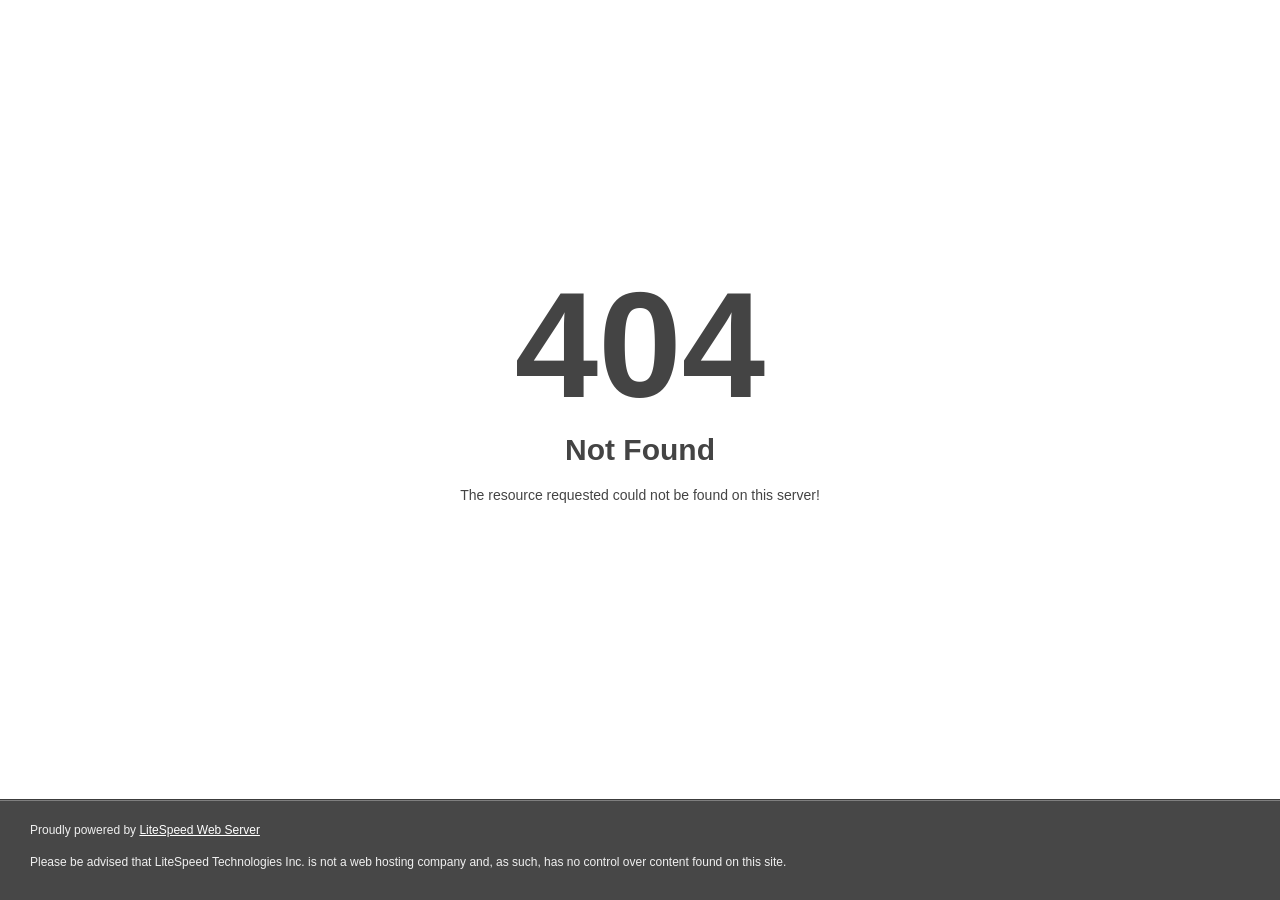
<file: assets/avatar/author2.html>
<!DOCTYPE html>
<html style="height:100%">
<head>
<meta name="viewport" content="width=device-width, initial-scale=1, shrink-to-fit=no" />
<title> 404 Not Found
</title></head>
<body style="color: #444; margin:0;font: normal 14px/20px Arial, Helvetica, sans-serif; height:100%; background-color: #fff;">
<div style="height:auto; min-height:100%; ">     <div style="text-align: center; width:800px; margin-left: -400px; position:absolute; top: 30%; left:50%;">
        <h1 style="margin:0; font-size:150px; line-height:150px; font-weight:bold;">404</h1>
<h2 style="margin-top:20px;font-size: 30px;">Not Found
</h2>
<p>The resource requested could not be found on this server!</p>
</div></div><div style="color:#f0f0f0; font-size:12px;margin:auto;padding:0px 30px 0px 30px;position:relative;clear:both;height:100px;margin-top:-101px;background-color:#474747;border-top: 1px solid rgba(0,0,0,0.15);box-shadow: 0 1px 0 rgba(255, 255, 255, 0.3) inset;">
<br>Proudly powered by  <a style="color:#fff;" href="http://www.litespeedtech.com/error-page">LiteSpeed Web Server</a><p>Please be advised that LiteSpeed Technologies Inc. is not a web hosting company and, as such, has no control over content found on this site.</p></div></body></html>
</file>
<file: css/style.css>
/* ===================================
   HOPECON 2025 - Modern Medical Conference
   Modern Design with Red & Yellow Theme
   ==================================== */

/* Color Palette */
:root {
  --primary-red: #DC143C;
  --secondary-red: #E74C3C;
  --accent-yellow: #FFD700;
  --accent-yellow-light: #FFC107;
  --text-dark: #1a1a1a;
  --text-light: #666666;
  --text-muted: #999999;
  --bg-light: #f8f9fa;
  --bg-lighter: #ffffff;
  --border-color: #e0e0e0;
  --shadow-sm: 0 2px 8px rgba(0, 0, 0, 0.1);
  --shadow-md: 0 4px 16px rgba(0, 0, 0, 0.15);
  --shadow-lg: 0 8px 32px rgba(0, 0, 0, 0.2);
}

/* ===== GLOBAL STYLES ===== */
* {
  margin: 0;
  padding: 0;
  box-sizing: border-box;
}

html {
  scroll-behavior: smooth;
}

body {
  font-family: 'Inter', 'Segoe UI', Roboto, Oxygen, Ubuntu, Cantarell, sans-serif;
  font-size: 16px;
  line-height: 1.6;
  color: var(--text-dark);
  background-color: var(--bg-lighter);
  overflow-x: hidden;
}

/* Typography */
h1, h2, h3, h4, h5, h6 {
  line-height: 1.3;
  font-weight: 700;
  color: var(--text-dark);
}

h1 { font-size: 3.5rem; margin-bottom: 1.5rem; }
h2 { font-size: 2.5rem; margin-bottom: 1.2rem; }
h3 { font-size: 1.8rem; margin-bottom: 1rem; }
h4 { font-size: 1.3rem; margin-bottom: 0.8rem; }
h5 { font-size: 1.1rem; }
h6 { font-size: 1rem; }

p { margin-bottom: 1rem; color: var(--text-light); }

a {
  text-decoration: none;
  color: var(--primary-red);
  transition: all 0.3s ease;
}

a:hover {
  color: var(--secondary-red);
}

/* Container & Layout */
.container {
  max-width: 1200px;
  margin: 0 auto;
  padding: 0 20px;
}

section {
  padding: 80px 0;
  position: relative;
}

section.section-alt {
  background-color: var(--bg-light);
  position: relative;
  overflow: visible;
}

#features {
  position: relative;
  overflow: visible;
}

#features .hero-doctor-image {
  position: absolute;
  right: 0;
  bottom: 0;
  width: 400px;
  height: auto;
  opacity: 1;
  z-index: 1;
  pointer-events: none;
}

#features .container {
  position: relative;
  z-index: 2;
}

#features .row.two-col {
  display: grid;
  grid-template-columns: 1fr 1fr;
  gap: 80px;
  max-width: 70%;
}

/* ===== NAVBAR ===== */
.navbar {
  background: linear-gradient(135deg, #FFFFFF 0%, rgba(255, 253, 231, 0.95) 100%);
  backdrop-filter: blur(15px);
  box-shadow: 0 8px 32px rgba(220, 20, 60, 0.12), inset 0 1px 0 rgba(255, 215, 0, 0.5);
  padding: 12px 0;
  position: fixed;
  top: 0;
  width: 100%;
  z-index: 999;
  transition: all 0.4s cubic-bezier(0.34, 1.56, 0.64, 1);
  border-bottom: 3px solid transparent;
  border-image: linear-gradient(90deg, var(--primary-red) 0%, var(--accent-yellow) 100%) 1;
}

.navbar.scrolled {
  box-shadow: 0 12px 40px rgba(220, 20, 60, 0.15);
  padding: 10px 0;
  background: linear-gradient(135deg, rgba(255, 255, 255, 0.99) 0%, rgba(255, 253, 231, 0.95) 100%);
}

.navbar-content {
  display: flex;
  justify-content: space-between;
  align-items: center;
  width: 100%;
}

.navbar-logo img {
  height: 80px;
  object-fit: contain;
  transition: all 0.3s ease;
}

.navbar-menu {
  display: flex;
  list-style: none;
  gap: 0;
  align-items: center;
}

.navbar-menu li {
  position: relative;
}

.navbar-menu a {
  display: block;
  padding: 12px 18px;
  color: #1a1a1a;
  font-size: 13px;
  font-weight: 600;
  text-transform: uppercase;
  letter-spacing: 0.8px;
  transition: all 0.3s cubic-bezier(0.34, 1.56, 0.64, 1);
  position: relative;
  text-decoration: none;
  border-radius: 8px;
  margin: 0 4px;
  background: transparent;
}

.navbar-menu a::before {
  content: '';
  position: absolute;
  bottom: 0;
  left: 50%;
  width: 0;
  height: 3px;
  background: linear-gradient(90deg, var(--primary-red) 0%, var(--accent-yellow) 100%);
  transform: translateX(-50%);
  transition: width 0.4s cubic-bezier(0.34, 1.56, 0.64, 1);
  border-radius: 2px;
}

.navbar-menu a:hover {
  color: #1a1a1a;
}

.navbar-menu a:hover::before {
  width: 70%;
}

.navbar-menu a.active {
  color: var(--primary-red);
}

.navbar-menu a.active::before {
  width: 100%;
}

.nav-btn {
  margin-left: 10px !important;
  padding: 10px 28px !important;
  font-size: 12px !important;
  background: #FFD700 !important;
  color: #1a1a1a !important;
  border-radius: 25px !important;
  box-shadow: 0 4px 15px rgba(255, 215, 0, 0.2);
  transition: all 0.3s ease !important;
}

.nav-btn:hover {
  transform: translateY(-2px) !important;
  box-shadow: 0 6px 25px rgba(255, 215, 0, 0.3) !important;
  color: #1a1a1a !important;
}

.navbar-menu .btn-primary {
  background: #FFD700 !important;
  color: #1a1a1a !important;
}

.navbar-toggle {
  display: none;
  background: none;
  border: none;
  cursor: pointer;
  flex-direction: column;
  gap: 5px;
  padding: 8px;
}

.navbar-toggle span {
  width: 25px;
  height: 3px;
  background: var(--primary-red);
  border-radius: 2px;
  transition: all 0.3s ease;
  display: block;
}

.navbar-toggle.active span:nth-child(1) {
  transform: rotate(45deg) translate(8px, 8px);
}

.navbar-toggle.active span:nth-child(2) {
  opacity: 0;
}

.navbar-toggle.active span:nth-child(3) {
  transform: rotate(-45deg) translate(8px, -8px);
}

/* ===== HERO SECTION ===== */
.hero {
  margin-top: 120px;
  min-height: 100vh;
  display: flex;
  align-items: center;
  justify-content: center;
  background: url('../assets/hero_area/banner_bg.jpg') center/cover no-repeat;
  background-attachment: fixed;
  position: relative;
  overflow: hidden;
  color: white;
}

.hero::before {
  content: '';
  position: absolute;
  top: 0;
  left: 0;
  right: 0;
  bottom: 0;
  background: rgba(0, 0, 0, 0.4);
  z-index: 0;
}

.hero::after {
  content: '';
  position: absolute;
  bottom: 0;
  left: 0;
  right: 0;
  height: 100px;
  background: linear-gradient(to bottom, transparent, rgba(0, 0, 0, 0.3));
  z-index: 0;
}

.hero-content {
  text-align: center;
  position: relative;
  z-index: 10;
  animation: slideInDown 1s ease-out;
  max-width: 900px;
  padding: 0 20px;
}

.hero h1 {
  font-size: 4.5rem;
  font-weight: 800;
  margin-bottom: 0.5rem;
  text-shadow: 3px 3px 8px rgba(0, 0, 0, 0.3);
  letter-spacing: 2px;
  animation: scaleIn 1s ease-out 0.2s both;
  background: linear-gradient(180deg, #fff 0%, rgba(255, 255, 255, 0.9) 100%);
  -webkit-background-clip: text;
  -webkit-text-fill-color: transparent;
  background-clip: text;
}

.hero p {
  font-size: 1.4rem;
  margin-bottom: 0.8rem;
  color: rgba(255, 255, 255, 0.95);
  font-weight: 500;
  animation: fadeIn 1s ease-out 0.4s both;
  text-shadow: 1px 1px 3px rgba(0, 0, 0, 0.2);
}

.hero p:last-of-type {
  font-size: 1.1rem;
  opacity: 0.9;
  animation: fadeIn 1s ease-out 0.6s both;
}

/* Countdown */
.countdown {
  display: grid;
  grid-template-columns: repeat(4, 1fr);
  gap: 20px;
  margin-top: 50px;
  animation: slideUp 1s ease-out 0.8s both;
  max-width: 800px;
  margin-left: auto;
  margin-right: auto;
}

.countdown-item {
  background: rgba(255, 255, 255, 0.15);
  backdrop-filter: blur(10px);
  padding: 30px 20px;
  border-radius: 15px;
  border: 2px solid rgba(255, 255, 255, 0.2);
  transition: all 0.3s cubic-bezier(0.34, 1.56, 0.64, 1);
  position: relative;
  overflow: hidden;
}

.countdown-item::before {
  content: '';
  position: absolute;
  top: 0;
  left: 0;
  right: 0;
  bottom: 0;
  background: linear-gradient(135deg, rgba(255, 255, 255, 0.1) 0%, transparent 100%);
  border-radius: 15px;
}

.countdown-item:hover {
  background: rgba(255, 255, 255, 0.25);
  transform: translateY(-5px);
  box-shadow: 0 8px 25px rgba(0, 0, 0, 0.2);
  border-color: rgba(255, 255, 255, 0.4);
}

.countdown-number {
  display: block;
  font-size: 3rem;
  font-weight: 800;
  color: #FFD700;
  text-shadow: 0 2px 8px rgba(0, 0, 0, 0.2);
  margin-bottom: 10px;
  position: relative;
  z-index: 1;
}

.countdown-label {
  display: block;
  font-size: 0.95rem;
  font-weight: 600;
  color: rgba(255, 255, 255, 0.85);
  text-transform: uppercase;
  letter-spacing: 2px;
  position: relative;
  z-index: 1;
}

/* CTA Button Group */
.hero-buttons {
  display: flex;
  gap: 20px;
  justify-content: center;
  margin-top: 50px;
  flex-wrap: wrap;
  animation: fadeIn 1s ease-out 1s both;
}

.hero-buttons .btn {
  padding: 15px 40px;
  font-size: 1rem;
  font-weight: 700;
  border-radius: 30px;
  transition: all 0.3s cubic-bezier(0.34, 1.56, 0.64, 1);
  text-transform: uppercase;
  letter-spacing: 1px;
  box-shadow: 0 6px 20px rgba(0, 0, 0, 0.2);
}

.hero-buttons .btn-primary {
  background: linear-gradient(135deg, white 0%, #f0f0f0 100%);
  color: var(--primary-red);
}

.hero-buttons .btn-primary:hover {
  transform: translateY(-3px);
  box-shadow: 0 10px 30px rgba(255, 255, 255, 0.4);
  color: var(--primary-red);
}

.hero-buttons .btn-secondary {
  background: rgba(255, 255, 255, 0.2);
  color: white;
  border: 2px solid rgba(255, 255, 255, 0.5);
  backdrop-filter: blur(10px);
}

.hero-buttons .btn-secondary:hover {
  background: rgba(255, 255, 255, 0.3);
  border-color: white;
  transform: translateY(-3px);
  color: white;
}

/* Floating shapes/elements */
.hero-shape {
  position: absolute;
  border-radius: 50%;
  opacity: 0.08;
  z-index: 1;
}

.shape-1 {
  width: 300px;
  height: 300px;
  top: 20%;
  left: 10%;
  background: rgba(255, 255, 255, 0.5);
  animation: float 15s infinite ease-in-out;
}

.shape-2 {
  width: 200px;
  height: 200px;
  top: 60%;
  right: 15%;
  background: rgba(255, 215, 0, 0.6);
  animation: float 20s infinite ease-in-out reverse;
}

.shape-3 {
  width: 150px;
  height: 150px;
  bottom: 15%;
  left: 20%;
  background: rgba(255, 255, 255, 0.4);
  animation: float 18s infinite ease-in-out;
}

/* Buttons */
.btn {
  display: inline-block;
  padding: 12px 30px;
  border: none;
  border-radius: 25px;
  font-size: 14px;
  font-weight: 700;
  text-transform: uppercase;
  letter-spacing: 0.5px;
  cursor: pointer;
  transition: all 0.3s ease;
  text-decoration: none;
  outline: none;
}

.btn-primary {
  background: #FFD700;
  color: #1a1a1a;
  box-shadow: var(--shadow-md);
}

.btn-primary:hover {
  color: #1a1a1a;
  transform: translateY(-3px);
  box-shadow: 0 12px 24px rgba(255, 215, 0, 0.3);
}

.btn-secondary {
  background: var(--accent-yellow);
  color: var(--text-dark);
  box-shadow: var(--shadow-md);
}

.btn-secondary:hover {
  background: var(--accent-yellow-light);
  color: var(--text-dark);
  transform: translateY(-3px);
}

.btn-sm {
  padding: 8px 20px;
  font-size: 12px;
}

/* ===== SECTION TITLE ===== */
.section-title {
  text-align: center;
  margin-bottom: 60px;
}

.subtitle {
  display: block;
  font-size: 14px;
  text-transform: uppercase;
  letter-spacing: 2px;
  color: var(--primary-red);
  font-weight: 700;
  margin-bottom: 10px;
}

.section-title h2 {
  position: relative;
  display: inline-block;
}

.section-title h2::after {
  content: '';
  position: absolute;
  bottom: -10px;
  left: 50%;
  transform: translateX(-50%);
  width: 60px;
  height: 4px;
  background: linear-gradient(90deg, var(--primary-red) 0%, var(--accent-yellow) 100%);
  border-radius: 2px;
}

.section-title p {
  font-size: 1.1rem;
  color: var(--text-light);
  margin-top: 30px;
}

/* ===== FEATURES SECTION ===== */
.features-container {
  position: relative;
  margin-top: 80px;
  padding: 40px 0;
  min-height: 850px;
  perspective: 1200px;
}

.features-container::before {
  content: '';
  position: absolute;
  width: 2px;
  height: 60%;
  background: repeating-linear-gradient(
    to bottom,
    rgba(220, 20, 60, 0.3) 0px,
    rgba(220, 20, 60, 0.3) 10px,
    transparent 10px,
    transparent 20px
  );
  left: 50%;
  top: 15%;
  transform: translateX(-50%);
  z-index: 1;
}

.features-container::after {
  content: '';
  position: absolute;
  width: 60%;
  height: 2px;
  background: repeating-linear-gradient(
    to right,
    rgba(220, 20, 60, 0.2) 0px,
    rgba(220, 20, 60, 0.2) 10px,
    transparent 10px,
    transparent 20px
  );
  left: 20%;
  top: 50%;
  z-index: 1;
}

.feature-card {
  position: absolute;
  width: 100%;
  max-width: 320px;
  padding: 35px 28px;
  border-radius: 20px;
  box-shadow: 0 10px 40px rgba(0, 0, 0, 0.08);
  transition: all 0.4s cubic-bezier(0.34, 1.56, 0.64, 1);
  cursor: pointer;
  border: none;
  text-align: left;
}

.feature-card h3 {
  font-size: 1.25rem;
  font-weight: 700;
  margin: 20px 0 12px;
  color: #1a1a1a;
}

.feature-card p {
  font-size: 0.9rem;
  color: #666;
  line-height: 1.6;
  margin: 0;
}

.feature-card:hover {
  transform: translateY(-10px) rotate(0deg) scale(1.05);
  box-shadow: 0 20px 60px rgba(0, 0, 0, 0.15);
}

/* Card Dots */
.card-dot {
  position: absolute;
  border-radius: 50%;
  width: 60px;
  height: 60px;
  top: -30px;
  right: 20px;
  background: radial-gradient(circle at 30% 30%, rgba(255, 255, 255, 0.4), transparent);
  box-shadow: 0 8px 20px rgba(0, 0, 0, 0.15);
  z-index: 3;
}

.dot-yellow {
  background: radial-gradient(circle at 30% 30%, #FFE082, #FFD700);
}

.dot-purple {
  background: radial-gradient(circle at 30% 30%, #CE93D8, #BA68C8);
}

.dot-pink {
  background: radial-gradient(circle at 30% 30%, #F48FB1, #EC407A);
}

.dot-blue {
  background: radial-gradient(circle at 30% 30%, #64B5F6, #2196F3);
}

.dot-red {
  background: radial-gradient(circle at 30% 30%, #EF9A9A, #EF5350);
}

.dot-orange {
  background: radial-gradient(circle at 30% 30%, #FFB74D, #FFA726);
}

/* Card Icons */
.card-icon {
  position: absolute;
  font-size: 1.8rem;
  top: 25px;
  left: 25px;
  opacity: 0.7;
  transition: all 0.3s ease;
}

.feature-card:hover .card-icon {
  transform: scale(1.2);
  opacity: 1;
}

/* Card Colors */
.card-1 {
  background: linear-gradient(135deg, #FFFDE7 0%, #FFF9C4 100%);
  left: 5%;
  top: 0;
  transform: rotate(-8deg);
}

.card-2 {
  background: linear-gradient(135deg, #F3E5F5 0%, #EDE7F6 100%);
  right: 5%;
  top: 80px;
  transform: rotate(6deg);
}

.card-3 {
  background: linear-gradient(135deg, #FCE4EC 0%, #F8BBD0 100%);
  left: 10%;
  top: 220px;
  transform: rotate(5deg);
}

.card-4 {
  background: linear-gradient(135deg, #E3F2FD 0%, #BBDEFB 100%);
  right: 8%;
  top: 300px;
  transform: rotate(-5deg);
}

.card-5 {
  background: linear-gradient(135deg, #FFE0B2 0%, #FFD699 100%);
  left: 12%;
  top: 480px;
  transform: rotate(-6deg);
}

.card-6 {
  background: linear-gradient(135deg, #F0F4C3 0%, #E6EE9C 100%);
  right: 12%;
  top: 600px;
  transform: rotate(7deg);
}

/* Responsive */
@media (max-width: 1200px) {
  .features-container {
    position: relative;
    min-height: auto;
    padding: 40px 0;
  }

  .features-container::before,
  .features-container::after {
    display: none;
  }

  .feature-card {
    position: relative;
    margin-bottom: 30px;
    left: auto !important;
    right: auto !important;
    top: auto !important;
    transform: rotate(0deg) !important;
    max-width: 100%;
  }

  .card-dot {
    top: -20px;
    right: 15px;
    width: 50px;
    height: 50px;
  }

  .card-icon {
    font-size: 1.5rem;
    top: 20px;
    left: 20px;
  }
}

@media (max-width: 768px) {
  .features-container {
    min-height: auto;
  }

  .feature-card {
    max-width: 100%;
    padding: 30px 25px;
    margin-bottom: 25px;
  }

  .feature-card h3 {
    font-size: 1.1rem;
  }

  .feature-card p {
    font-size: 0.85rem;
  }

  .card-dot {
    width: 45px;
    height: 45px;
    top: -15px;
  }

  .card-icon {
    font-size: 1.3rem;
  }
}

@media (max-width: 480px) {
  .feature-card {
    padding: 25px 20px;
    margin-bottom: 20px;
  }

  .feature-card h3 {
    font-size: 1rem;
    margin: 15px 0 10px;
  }

  .feature-card p {
    font-size: 0.8rem;
  }

  .card-dot {
    width: 40px;
    height: 40px;
    top: -12px;
    right: 12px;
  }

  .card-icon {
    font-size: 1.2rem;
    top: 15px;
    left: 15px;
  }
}

@keyframes float {
  0%, 100% { transform: scale(1.2) rotateZ(10deg) translateY(0); }
  50% { transform: scale(1.2) rotateZ(10deg) translateY(-12px); }
}

.feature-item h3 {
  color: var(--text-dark);
  margin: 25px 0 15px;
  font-size: 1.3rem;
  font-weight: 800;
  transition: all 0.4s ease;
  position: relative;
  z-index: 2;
}

.feature-item:hover h3 {
  color: var(--primary-red);
  letter-spacing: 0.5px;
}

.feature-item p {
  color: var(--text-light);
  line-height: 1.8;
  font-size: 0.95rem;
  margin-bottom: 25px;
  transition: all 0.3s ease;
  position: relative;
  z-index: 2;
}

.feature-item:hover p {
  color: var(--text-dark);
  font-weight: 500;
}

.feature-footer {
  display: flex;
  justify-content: center;
  margin-top: 25px;
  padding-top: 20px;
  border-top: 2px solid rgba(220, 20, 60, 0.1);
  position: relative;
  z-index: 2;
}

.feature-tag {
  display: inline-block;
  background: linear-gradient(135deg, var(--primary-red) 0%, var(--secondary-red) 100%);
  color: white;
  padding: 8px 18px;
  border-radius: 25px;
  font-size: 0.75rem;
  font-weight: 700;
  text-transform: uppercase;
  letter-spacing: 1px;
  opacity: 0;
  transform: translateY(8px) scale(0.8);
  transition: all 0.5s cubic-bezier(0.34, 1.56, 0.64, 1);
  box-shadow: 0 5px 15px rgba(220, 20, 60, 0.2);
}

.feature-item:hover .feature-tag {
  opacity: 1;
  transform: translateY(0) scale(1);
}

/* Staggered Animation */
.feature-item:nth-child(1) {
  animation: slideInUp 0.6s ease-out 0s;
}

.feature-item:nth-child(2) {
  animation: slideInUp 0.6s ease-out 0.1s;
}

.feature-item:nth-child(3) {
  animation: slideInUp 0.6s ease-out 0.2s;
}

.feature-item:nth-child(4) {
  animation: slideInUp 0.6s ease-out 0.3s;
}

.feature-item:nth-child(5) {
  animation: slideInUp 0.6s ease-out 0.4s;
}

.feature-item:nth-child(6) {
  animation: slideInUp 0.6s ease-out 0.5s;
}

@keyframes slideInUp {
  from {
    opacity: 0;
    transform: translateY(40px);
  }
  to {
    opacity: 1;
    transform: translateY(0);
  }
}

/* ===== RESPONSIVE ===== */
@media (max-width: 1024px) {
  .features-grid {
    grid-template-columns: repeat(auto-fit, minmax(300px, 1fr));
    gap: 30px;
  }

  .feature-badge {
    width: 75px;
    height: 75px;
    font-size: 1.8rem;
  }

  .feature-icon-wrapper {
    width: 100px;
    height: 100px;
  }

  .feature-icon {
    font-size: 3.5rem;
  }
}

@media (max-width: 768px) {
  .features-grid {
    grid-template-columns: repeat(auto-fit, minmax(280px, 1fr));
    gap: 25px;
  }

  .feature-item {
    padding: 35px 25px;
    margin-top: 20px;
  }

  .feature-badge {
    width: 70px;
    height: 70px;
    font-size: 1.6rem;
    top: -15px;
    right: 20px;
  }

  .feature-icon-wrapper {
    width: 90px;
    height: 90px;
    margin: 25px auto 25px;
  }

  .feature-icon {
    font-size: 3rem;
  }

  .feature-item h3 {
    font-size: 1.2rem;
  }

  .feature-item:hover {
    transform: translateY(-12px) rotateX(3deg);
  }
}

@media (max-width: 480px) {
  .features-grid {
    grid-template-columns: 1fr;
    gap: 20px;
  }

  .feature-item {
    padding: 30px 20px;
    margin-top: 15px;
  }

  .feature-badge {
    width: 65px;
    height: 65px;
    font-size: 1.4rem;
    top: -12px;
    right: 15px;
  }

  .feature-icon-wrapper {
    width: 80px;
    height: 80px;
    margin: 20px auto 20px;
  }

  .feature-icon {
    font-size: 2.5rem;
  }

  .feature-item h3 {
    font-size: 1.1rem;
  }

  .feature-item:hover {
    transform: translateY(-8px);
  }
}

/* ===== ROW LAYOUT ===== */
.row {
  display: grid;
  gap: 40px;
}

.two-col {
  grid-template-columns: repeat(auto-fit, minmax(400px, 1fr));
}

@media (max-width: 768px) {
  .two-col {
    grid-template-columns: 1fr;
  }
}

/* ===== COMMITTEE SECTION ===== */
.committee-grid {
  display: grid;
  grid-template-columns: repeat(auto-fit, minmax(220px, 1fr));
  gap: 20px;
  margin-top: 40px;
}

#committee .card {
  border-radius: 12px;
  max-width: 260px;
  margin: 0 auto;
}

#committee .card img {
  height: 220px;
}

#committee .card > div {
  padding: 18px;
}

#committee .card h4 {
  font-size: 1rem;
  margin-bottom: 6px;
}

#committee .card p {
  font-size: 0.85rem;
}

.card {
  background: white;
  border-radius: 15px;
  overflow: hidden;
  box-shadow: var(--shadow-sm);
  transition: all 0.3s ease;
}

.card:hover {
  transform: translateY(-8px);
  box-shadow: var(--shadow-lg);
}

.card img {
  width: 100%;
  height: 280px;
  object-fit: cover;
}

.card > div {
  padding: 25px;
}

.card h4 {
  margin-bottom: 8px;
  color: var(--text-dark);
}

.card p {
  font-size: 0.95rem;
  color: var(--text-muted);
}

/* ===== STATS SECTION ===== */
.stats-grid {
  display: grid;
  grid-template-columns: repeat(6, 1fr);
  gap: 30px;
  margin-top: 60px;
}

.stat-item {
  text-align: center;
  padding: 30px 20px;
  background: #FFD700;
  border-radius: 12px;
  box-shadow: 0 4px 15px rgba(0, 0, 0, 0.08);
  transition: all 0.3s ease;
  border-top: 4px solid var(--primary-red);
}

.stat-item:hover {
  transform: translateY(-8px);
  box-shadow: 0 12px 30px rgba(0, 0, 0, 0.12);
}

.stat-number {
  display: block;
  font-size: 2.8rem;
  font-weight: 800;
  color: var(--primary-red);
  margin-bottom: 10px;
  animation: countUp 2s ease-out forwards;
}

@keyframes countUp {
  from {
    opacity: 0;
    transform: scale(0.5);
    content: '0';
  }
  to {
    opacity: 1;
    transform: scale(1);
  }
}

.stat-item {
  text-align: center;
  padding: 30px;
  background: #FFD700;
  border-radius: 12px;
  box-shadow: var(--shadow-sm);
  transition: all 0.3s ease;
}

.stat-item:hover {
  transform: scale(1.05);
  box-shadow: var(--shadow-md);
}

.stat-number {
  display: block;
  font-size: 2.8rem;
  font-weight: 800;
  color: var(--primary-red);
  margin-bottom: 10px;
}

.stat-label {
  display: block;
  font-size: 1rem;
  color: var(--text-light);
  font-weight: 600;
}

/* ===== PRICING SECTION ===== */
.pricing-grid {
  display: grid;
  grid-template-columns: repeat(auto-fit, minmax(320px, 1fr));
  gap: 30px;
  margin-top: 50px;
}

.pricing-card {
  background: white;
  border-radius: 16px;
  padding: 25px 25px;
  text-align: center;
  box-shadow: 0 5px 20px rgba(0, 0, 0, 0.08);
  transition: all 0.4s cubic-bezier(0.34, 1.56, 0.64, 1);
  border: 2px solid #f0f0f0;
  position: relative;
  overflow: hidden;
}

.pricing-card::before {
  content: '';
  position: absolute;
  top: 0;
  left: 0;
  right: 0;
  height: 4px;
  background: linear-gradient(90deg, var(--primary-red) 0%, var(--accent-yellow) 100%);
  opacity: 0;
  transition: opacity 0.3s ease;
}

.pricing-card:hover::before {
  opacity: 1;
}

.pricing-card.featured {
  transform: scale(1.08) translateY(-20px);
  border-color: var(--primary-red);
  box-shadow: 0 20px 50px rgba(220, 20, 60, 0.2);
  background: linear-gradient(135deg, rgba(255, 255, 255, 0.98) 0%, rgba(255, 253, 231, 0.8) 100%);
  border: 2px solid var(--primary-red);
}

.pricing-card:hover {
  box-shadow: 0 15px 40px rgba(0, 0, 0, 0.12);
  transform: translateY(-15px);
}

.pricing-card.featured:hover {
  transform: scale(1.12) translateY(-25px);
  box-shadow: 0 30px 60px rgba(220, 20, 60, 0.3);
}

.pricing-badge {
  position: absolute;
  top: 20px;
  left: 50%;
  transform: translateX(-50%);
  background: linear-gradient(135deg, #DC143C 0%, #FFD700 100%);
  color: white;
  padding: 8px 24px;
  border-radius: 30px;
  font-size: 12px;
  font-weight: 800;
  text-transform: uppercase;
  letter-spacing: 1px;
  box-shadow: 0 6px 20px rgba(220, 20, 60, 0.25);
}

.pricing-card::after {
  content: '';
  position: absolute;
  top: -50%;
  right: -10%;
  width: 200px;
  height: 200px;
  background: radial-gradient(circle, rgba(255, 215, 0, 0.1) 0%, transparent 70%);
  border-radius: 50%;
  z-index: 0;
}

.pricing-title {
  font-size: 1.4rem;
  margin-bottom: 4px;
  color: var(--text-dark);
  font-weight: 800;
  position: relative;
  z-index: 1;
  letter-spacing: -0.5px;
}

.pricing-subtitle {
  font-size: 0.85rem;
  color: #999;
  margin-bottom: 12px;
  font-weight: 500;
  position: relative;
  z-index: 1;
}

.pricing-price {
  font-size: 2.5rem;
  font-weight: 900;
  background: linear-gradient(135deg, var(--primary-red) 0%, var(--secondary-red) 100%);
  -webkit-background-clip: text;
  -webkit-text-fill-color: transparent;
  background-clip: text;
  margin: 10px 0;
  position: relative;
  z-index: 1;
}

.pricing-price span {
  font-size: 1.2rem;
  color: var(--text-dark);
}

.pricing-features {
  list-style: none;
  margin: 12px 0;
  text-align: left;
  border-top: 1px solid #f5f5f5;
  border-bottom: 1px solid #f5f5f5;
  padding: 10px 0;
  position: relative;
  z-index: 1;
}

.pricing-features li {
  padding: 5px 0;
  color: #666;
  position: relative;
  padding-left: 30px;
  font-weight: 500;
  line-height: 1.3;
  font-size: 0.85rem;
  transition: all 0.3s ease;
}

.pricing-features li:hover {
  color: var(--primary-red);
  padding-left: 35px;
}

.pricing-features li::before {
  content: '✓';
  position: absolute;
  left: 0;
  color: var(--primary-red);
  font-weight: 900;
  font-size: 1rem;
}

.pricing-features li:hover {
  color: var(--primary-red);
  padding-left: 40px;
}

.pricing-features li::before {
  content: '✓';
  position: absolute;
  left: 0;
  color: var(--primary-red);
  font-weight: 900;
  font-size: 1.2rem;
}

/* ===== GALLERY SECTION ===== */
.gallery-grid {
  display: grid;
  grid-template-columns: repeat(auto-fit, minmax(280px, 1fr));
  gap: 25px;
  margin-top: 60px;
}

.gallery-item {
  overflow: hidden;
  border-radius: 12px;
  box-shadow: var(--shadow-sm);
  transition: all 0.3s ease;
  cursor: pointer;
  height: 250px;
}

.gallery-item:hover {
  box-shadow: var(--shadow-lg);
}

.gallery-item img {
  width: 100%;
  height: 100%;
  object-fit: cover;
  transition: transform 0.4s ease;
}

.gallery-item:hover img {
  transform: scale(1.1);
}

/* ===== SCHEDULE SECTION ===== */
.schedule-grid {
  display: grid;
  grid-template-columns: repeat(auto-fit, minmax(350px, 1fr));
  gap: 45px;
  margin-top: 70px;
}

.schedule-card {
  background: linear-gradient(135deg, #ffffff 0%, #fafafa 100%);
  padding: 45px;
  border-radius: 18px;
  box-shadow: 0 8px 32px rgba(0, 0, 0, 0.09);
  border-left: 6px solid var(--primary-red);
  position: relative;
  overflow: hidden;
  transition: all 0.4s cubic-bezier(0.34, 1.56, 0.64, 1);
}

.schedule-card::before {
  content: '';
  position: absolute;
  top: -50%;
  right: -10%;
  width: 250px;
  height: 250px;
  background: radial-gradient(circle, rgba(255, 215, 0, 0.1) 0%, transparent 70%);
  border-radius: 50%;
  z-index: 0;
}

.schedule-card::after {
  content: '';
  position: absolute;
  bottom: 0;
  left: 0;
  right: 0;
  height: 1px;
  background: linear-gradient(90deg, transparent 0%, #FFD700 50%, transparent 100%);
  opacity: 0.5;
}

.schedule-card > * {
  position: relative;
  z-index: 1;
}

.schedule-card:hover {
  box-shadow: 0 16px 48px rgba(220, 20, 60, 0.15);
  transform: translateY(-10px);
  border-left-color: #FFD700;
}

.schedule-card h3 {
  background: linear-gradient(135deg, var(--primary-red) 0%, var(--secondary-red) 100%);
  -webkit-background-clip: text;
  -webkit-text-fill-color: transparent;
  background-clip: text;
  margin-bottom: 12px;
  font-size: 1.5rem;
  font-weight: 900;
  letter-spacing: -0.5px;
}

.schedule-card ul {
  list-style: none;
  margin: 25px 0;
}

.schedule-card li {
  padding: 14px 0;
  color: var(--text-light);
  border-bottom: 1px solid #f0f0f0;
  display: flex;
  justify-content: space-between;
  align-items: center;
  transition: all 0.3s ease;
  font-weight: 500;
}

.schedule-card li:hover {
  color: var(--primary-red);
  padding-left: 8px;
  border-bottom-color: var(--primary-red);
}

.schedule-card li:last-child {
  border-bottom: none;
}

.schedule-card li span:first-child {
  font-weight: 700;
  color: var(--primary-red);
  min-width: 80px;
  font-size: 0.95rem;
}

.schedule-card li span:last-child {
  text-align: right;
  flex: 1;
  padding-left: 20px;
}

#schedule {
  background: linear-gradient(180deg, #ffffff 0%, #f8f9fa 100%);
  padding: 100px 0;
}

/* ===== CONTACT SECTION ===== */
.contact-info {
  background: white;
  padding: 40px;
  border-radius: 15px;
  box-shadow: var(--shadow-sm);
  margin-bottom: 30px;
}

.contact-info h3 {
  margin-bottom: 25px;
}

.contact-item {
  margin-bottom: 25px;
}

.contact-item strong {
  display: block;
  color: var(--primary-red);
  font-weight: 700;
  margin-bottom: 5px;
}

.contact-item p {
  color: var(--text-light);
}

/* ===== CONTACT CARD STYLES ===== */
.contact-card {
  background: white;
  padding: 30px;
  border-radius: 12px;
  box-shadow: var(--shadow-sm);
  transition: all 0.3s ease;
  text-align: center;
  border-top: 4px solid var(--primary-red);
}

.contact-card:hover {
  box-shadow: var(--shadow-md);
  transform: translateY(-5px);
}

.contact-card h3 {
  color: var(--text-dark);
  margin-bottom: 15px;
}

/* ===== FORM STYLES ===== */
.form-group {
  margin-bottom: 20px;
}

.form-group label {
  display: block;
  margin-bottom: 8px;
  font-weight: 600;
  color: var(--text-dark);
}

.form-group input,
.form-group textarea,
.form-group select {
  width: 100%;
  padding: 12px 15px;
  border: 2px solid var(--border-color);
  border-radius: 8px;
  font-family: inherit;
  font-size: 1rem;
  transition: all 0.3s ease;
}

.form-group input:focus,
.form-group textarea:focus,
.form-group select:focus {
  outline: none;
  border-color: var(--primary-red);
  box-shadow: 0 0 0 3px rgba(220, 20, 60, 0.1);
}

.form-group textarea {
  resize: vertical;
  min-height: 120px;
}

.contact-form {
  background: white;
  padding: 40px;
  border-radius: 15px;
  box-shadow: var(--shadow-sm);
}

.form-row {
  display: grid;
  grid-template-columns: repeat(auto-fit, minmax(250px, 1fr));
  gap: 20px;
}

/* ===== MODAL/REGISTER ===== */
.modal {
  display: none;
  position: fixed;
  top: 0;
  left: 0;
  width: 100%;
  height: 100%;
  background: rgba(0, 0, 0, 0.5);
  z-index: 1000;
  align-items: center;
  justify-content: center;
  animation: fadeIn 0.3s ease;
}

.modal.active {
  display: flex;
}

.modal-content {
  background: white;
  border-radius: 15px;
  padding: 40px;
  max-width: 500px;
  width: 90%;
  box-shadow: var(--shadow-lg);
  position: relative;
  animation: slideUp 0.3s ease;
}

.modal-close {
  position: absolute;
  top: 15px;
  right: 15px;
  background: none;
  border: none;
  font-size: 28px;
  cursor: pointer;
  color: var(--text-muted);
  transition: all 0.3s ease;
}

.modal-close:hover {
  color: var(--primary-red);
  transform: rotate(90deg);
}

.modal-title {
  margin-bottom: 30px;
  color: var(--text-dark);
}

/* ===== FOOTER ===== */
footer {
  background:
    radial-gradient(circle at 18% 10%, rgba(111, 113, 255, 0.18), transparent 22%),
    radial-gradient(circle at 85% 18%, rgba(255, 255, 255, 0.06), transparent 20%),
    linear-gradient(180deg, #191c4f 0%, #17193e 45%, #151734 100%);
  color: white;
  padding: 80px 0 26px;
  position: relative;
  overflow: hidden;
  border-top: 1px solid rgba(255, 255, 255, 0.08);
}

footer::before {
  content: '';
  position: absolute;
  inset: 0;
  background: linear-gradient(180deg, rgba(255, 255, 255, 0.02), transparent 32%);
  pointer-events: none;
}

.footer-grid {
  display: grid;
  grid-template-columns: repeat(auto-fit, minmax(250px, 1fr));
  gap: 36px;
  margin-bottom: 52px;
  position: relative;
  z-index: 1;
}

.footer-section h4 {
  color: var(--accent-yellow);
  margin-bottom: 18px;
  font-size: 1.15rem;
  text-transform: uppercase;
  letter-spacing: 0.8px;
  padding-bottom: 14px;
  position: relative;
}

.footer-section h4::after {
  content: '';
  position: absolute;
  left: 0;
  bottom: 0;
  width: 54px;
  height: 3px;
  border-radius: 999px;
  background: var(--accent-yellow);
}

.footer-section p {
  color: rgba(220, 224, 255, 0.72);
  margin-bottom: 14px;
  line-height: 1.7;
}

.footer-section ul {
  list-style: none;
}

.footer-section ul li {
  margin-bottom: 12px;
}

.footer-section ul li a {
  color: rgba(220, 224, 255, 0.72);
  transition: all 0.3s ease;
}

.footer-section ul li a:hover {
  color: #ffffff;
  padding-left: 6px;
}

.footer-bottom {
  border-top: 1px solid rgba(255, 255, 255, 0.1);
  padding-top: 22px;
  text-align: center;
  color: rgba(220, 224, 255, 0.62);
  position: relative;
  z-index: 1;
}

/* ===== ANIMATIONS ===== */
@keyframes fadeIn {
  from { opacity: 0; }
  to { opacity: 1; }
}

@keyframes fadeInUp {
  from {
    opacity: 0;
    transform: translateY(30px);
  }
  to {
    opacity: 1;
    transform: translateY(0);
  }
}

@keyframes slideUp {
  from {
    opacity: 0;
    transform: translateY(20px);
  }
  to {
    opacity: 1;
    transform: translateY(0);
  }
}

@keyframes slideInDown {
  from {
    opacity: 0;
    transform: translateY(-30px);
  }
  to {
    opacity: 1;
    transform: translateY(0);
  }
}

@keyframes scaleIn {
  from {
    opacity: 0;
    transform: scale(0.95);
  }
  to {
    opacity: 1;
    transform: scale(1);
  }
}

@keyframes float {
  0%, 100% {
    transform: translateY(0px);
  }
  50% {
    transform: translateY(-20px);
  }
}

/* ===== RESPONSIVE DESIGN ===== */
@media (max-width: 1024px) {
  h1 { font-size: 2.8rem; }
  h2 { font-size: 2rem; }

  section { padding: 60px 0; }

  .hero h1 {
    font-size: 3rem;
  }

  .hero-shape {
    display: none;
  }

  .features-grid,
  .pricing-grid,
  .stats-grid {
    grid-template-columns: repeat(3, 1fr);
  }
}

@media (max-width: 768px) {
  :root {
    font-size: 14px;
  }

  .navbar-logo img {
    height: 65px;
  }

  .navbar-toggle {
    display: flex;
  }

  .navbar-menu {
    display: none;
    position: absolute;
    top: 100%;
    left: 0;
    right: 0;
    flex-direction: column;
    background: linear-gradient(135deg, rgba(255, 255, 255, 0.98) 0%, rgba(255, 253, 231, 0.95) 100%);
    width: 100%;
    box-shadow: 0 8px 30px rgba(220, 20, 60, 0.12);
    padding: 15px 0;
    gap: 0;
  }

  .navbar-menu.active {
    display: flex;
  }

  .navbar-menu a {
    padding: 12px 20px;
  }

  .navbar-menu a::after {
    display: none;
  }

  .navbar-menu a.active {
    background: rgba(220, 20, 60, 0.08);
    color: var(--primary-red);
  }

  .nav-btn {
    margin-left: 20px !important;
    margin-top: 10px;
    margin-bottom: 5px;
  }

  .hero {
    min-height: 70vh;
    margin-top: 120px;
  }

  .hero h1 {
    font-size: 2.2rem;
  }

  .hero p {
    font-size: 1rem;
  }

  .countdown {
    grid-template-columns: repeat(2, 1fr);
  }

  h1 { font-size: 2rem; }
  h2 { font-size: 1.5rem; }
  h3 { font-size: 1.3rem; }

  .features-grid,
  .pricing-grid,
  .stats-grid,
  .gallery-grid {
    grid-template-columns: 1fr;
  }

  section {
    padding: 50px 0;
  }

  .section-title {
    margin-bottom: 40px;
  }

  .pricing-card.featured {
    transform: scale(1);
  }

  .pricing-card.featured:hover {
    transform: translateY(-10px);
  }

  .footer-grid {
    gap: 30px;
  }

  .modal-content {
    padding: 30px;
  }
}

@media (max-width: 480px) {
  .navbar {
    padding: 12px 0;
  }

  .navbar-logo img {
    height: 65px;
  }

  .hero {
    min-height: 60vh;
    margin-top: 100px;
  }

  .hero h1 {
    font-size: 1.8rem;
  }

  .countdown {
    grid-template-columns: repeat(2, 1fr);
    gap: 15px;
  }

  .countdown-number {
    font-size: 2rem;
  }

  .countdown-item {
    padding: 20px 15px;
  }

  .hero h1 {
    font-size: 2.5rem;
  }

  .hero p {
    font-size: 1rem;
  }

  .hero-buttons {
    flex-direction: column;
    gap: 15px;
  }

  .hero-buttons .btn {
    width: 100%;
    padding: 12px 30px;
  }

  .section-title h2 {
    font-size: 1.5rem;
  }

  .btn {
    padding: 10px 20px;
    font-size: 12px;
  }

  .feature-item {
    padding: 25px 20px;
  }

  .contact-form {
    padding: 25px;
  }

  .modal-content {
    padding: 20px;
  }
}

/* ===== CONTACT PAGE RESPONSIVE ===== */
@media (max-width: 768px) {
  #contact {
    padding: 60px 0;
  }

  #contact > .container > div:nth-child(2) {
    grid-template-columns: 1fr !important;
  }
}

/* ===== FRESH CONTACT PAGE STYLES ===== */

/* Hero Section */
.contact-hero-fresh {
  background: linear-gradient(135deg, #fff5f5 0%, #fffef0 100%);
  padding: 100px 0;
  position: relative;
  overflow: hidden;
  margin-top: 120px;
}

.contact-hero-bg-shape {
  position: absolute;
  border-radius: 50%;
  opacity: 0.15;
}

.contact-shape-1 {
  width: 400px;
  height: 400px;
  background: var(--primary-red);
  top: -50px;
  left: -100px;
  animation: float 8s ease-in-out infinite;
}

.contact-shape-2 {
  width: 300px;
  height: 300px;
  background: var(--accent-yellow);
  bottom: -50px;
  right: -50px;
  animation: float 10s ease-in-out infinite reverse;
}

.contact-hero-wrapper {
  display: grid;
  grid-template-columns: 1fr 1fr;
  gap: 60px;
  align-items: center;
  position: relative;
  z-index: 2;
}

.contact-hero-badge {
  display: inline-block;
  background: rgba(220, 20, 60, 0.1);
  color: var(--primary-red);
  padding: 10px 20px;
  border-radius: 25px;
  font-weight: 600;
  font-size: 0.9rem;
  margin-bottom: 20px;
}

.contact-hero-title {
  font-size: 3.2rem;
  font-weight: 800;
  color: var(--text-dark);
  margin-bottom: 20px;
  line-height: 1.2;
}

.contact-hero-subtitle {
  font-size: 1.15rem;
  color: var(--text-light);
  margin-bottom: 40px;
  line-height: 1.8;
}

.contact-hero-quick-links {
  display: flex;
  gap: 20px;
  margin-bottom: 40px;
}

.quick-link-btn {
  display: flex;
  align-items: center;
  gap: 12px;
  padding: 16px 28px;
  border-radius: 12px;
  font-weight: 700;
  font-size: 1rem;
  text-decoration: none;
  transition: all 0.3s ease;
  border: 2px solid transparent;
}

.phone-btn {
  background: linear-gradient(135deg, var(--primary-red), var(--secondary-red));
  color: white;
  box-shadow: 0 8px 20px rgba(220, 20, 60, 0.25);
}

.phone-btn:hover {
  transform: translateY(-3px);
  box-shadow: 0 12px 30px rgba(220, 20, 60, 0.35);
}

.email-btn {
  background: var(--accent-yellow);
  color: var(--text-dark);
  box-shadow: 0 8px 20px rgba(255, 215, 0, 0.25);
}

.email-btn:hover {
  transform: translateY(-3px);
  box-shadow: 0 12px 30px rgba(255, 215, 0, 0.35);
}

.quick-link-icon {
  font-size: 1.3rem;
}

.contact-hero-highlights {
  display: grid;
  grid-template-columns: 1fr 1fr;
  gap: 20px;
}

.highlight-box {
  padding: 40px 30px;
  border-radius: 16px;
  text-align: center;
  box-shadow: 0 10px 30px rgba(0, 0, 0, 0.08);
  animation: slideInUp 0.6s ease-out 0.2s both;
}

.highlight-yellow {
  background: linear-gradient(135deg, #FFF9C4, #FFE082);
  border: 2px solid rgba(255, 215, 0, 0.5);
}

.highlight-red {
  background: linear-gradient(135deg, #FFCDD2, #EF9A9A);
  border: 2px solid rgba(220, 20, 60, 0.3);
}

.highlight-number {
  font-size: 2.8rem;
  font-weight: 800;
  color: var(--text-dark);
  margin-bottom: 10px;
}

.highlight-label {
  font-size: 1rem;
  color: var(--text-dark);
  font-weight: 600;
}

/* Contact Info Section */
.contact-info-section {
  padding: 80px 0;
  background: white;
}

.contact-section-header {
  text-align: center;
  margin-bottom: 60px;
}

.contact-section-header h2 {
  font-size: 2.8rem;
  margin-bottom: 15px;
  position: relative;
  display: inline-block;
}

.contact-section-header h2::after {
  content: '';
  position: absolute;
  bottom: -15px;
  left: 50%;
  transform: translateX(-50%);
  width: 100px;
  height: 5px;
  background: linear-gradient(90deg, var(--primary-red), var(--accent-yellow));
  border-radius: 3px;
}

.contact-section-header p {
  font-size: 1.15rem;
  color: var(--text-light);
  margin-top: 30px;
}

.contact-cards-grid {
  display: grid;
  grid-template-columns: repeat(auto-fit, minmax(280px, 1fr));
  gap: 30px;
  margin-bottom: 80px;
}

.contact-info-card {
  background: white;
  padding: 40px 30px;
  border-radius: 16px;
  box-shadow: 0 8px 24px rgba(0, 0, 0, 0.08);
  transition: all 0.3s ease;
  border-top: 4px solid var(--primary-red);
  position: relative;
  overflow: hidden;
}

.contact-info-card::before {
  content: '';
  position: absolute;
  top: -50%;
  right: -50%;
  width: 200px;
  height: 200px;
  background: radial-gradient(circle, rgba(255, 215, 0, 0.1), transparent);
  border-radius: 50%;
}

.contact-info-card:hover {
  transform: translateY(-8px);
  box-shadow: 0 16px 40px rgba(0, 0, 0, 0.12);
}

.card-phone { border-top-color: #DC143C; }
.card-email { border-top-color: #FFD700; }
.card-location { border-top-color: #E74C3C; }
.card-hours { border-top-color: #FFC107; }

.contact-info-card .card-icon {
  font-size: 2.5rem;
  margin-bottom: 15px;
  display: block;
}

.contact-info-card h3 {
  color: var(--text-dark);
  margin-bottom: 10px;
  font-size: 1.3rem;
  position: relative;
  z-index: 1;
}

.card-label {
  font-size: 0.85rem;
  color: var(--text-muted);
  text-transform: uppercase;
  letter-spacing: 1px;
  margin-bottom: 8px !important;
  position: relative;
  z-index: 1;
}

.card-value {
  display: block;
  color: var(--primary-red);
  font-size: 1.15rem;
  font-weight: 700;
  margin-bottom: 15px;
  position: relative;
  z-index: 1;
  text-decoration: none;
  transition: all 0.3s ease;
}

.card-value:hover {
  color: var(--secondary-red);
}

.card-description {
  font-size: 0.95rem;
  color: var(--text-light);
  line-height: 1.6;
  position: relative;
  z-index: 1;
}

/* Form and Sidebar Wrapper */
.contact-form-wrapper {
  display: grid;
  grid-template-columns: 2fr 1fr;
  gap: 40px;
}

.contact-form-section {
  background: linear-gradient(135deg, #fafafa, #ffffff);
  padding: 50px;
  border-radius: 20px;
  box-shadow: 0 10px 40px rgba(0, 0, 0, 0.08);
  border: 2px solid rgba(220, 20, 60, 0.1);
}

.form-header {
  margin-bottom: 40px;
}

.form-header h2 {
  font-size: 2rem;
  margin-bottom: 12px;
}

.form-header p {
  font-size: 1.05rem;
  color: var(--text-light);
}

.fresh-contact-form {
  display: flex;
  flex-direction: column;
  gap: 25px;
}

.form-row-2col {
  display: grid;
  grid-template-columns: 1fr 1fr;
  gap: 20px;
}

.form-full {
  grid-column: 1 / -1;
}

.form-group label {
  display: block;
  margin-bottom: 10px;
  font-weight: 700;
  color: var(--text-dark);
  font-size: 0.95rem;
}

.form-group input,
.form-group textarea {
  width: 100%;
  padding: 14px 18px;
  border: 2px solid rgba(220, 20, 60, 0.1);
  border-radius: 10px;
  font-family: inherit;
  font-size: 1rem;
  transition: all 0.3s ease;
  background: white;
}

.form-group input:focus,
.form-group textarea:focus {
  outline: none;
  border-color: var(--primary-red);
  box-shadow: 0 0 0 4px rgba(220, 20, 60, 0.1);
}

.form-group textarea {
  resize: vertical;
  min-height: 120px;
}

.form-footer {
  display: flex;
  justify-content: center;
  gap: 20px;
  align-items: center;
  padding-top: 20px;
  border-top: 2px solid rgba(220, 20, 60, 0.1);
}

.btn-lg {
  padding: 16px 50px !important;
  font-size: 1.05rem !important;
}

.form-note {
  font-size: 0.85rem;
  color: var(--text-muted);
  text-align: center;
  margin-top: 10px;
}

/* Sidebar */
.contact-sidebar-fresh {
  display: flex;
  flex-direction: column;
  gap: 30px;
}

.sidebar-block {
  background: white;
  padding: 35px;
  border-radius: 16px;
  box-shadow: 0 8px 24px rgba(0, 0, 0, 0.08);
  border-left: 4px solid var(--primary-red);
}

.sidebar-block h3 {
  font-size: 1.3rem;
  margin-bottom: 25px;
  color: var(--text-dark);
}

.help-list {
  list-style: none;
}

.help-list li {
  padding: 12px 0;
  color: var(--text-light);
  font-size: 0.95rem;
  border-bottom: 1px solid rgba(0, 0, 0, 0.05);
  display: flex;
  align-items: center;
  gap: 12px;
}

.help-list li:last-child {
  border-bottom: none;
}

.info-item {
  display: flex;
  justify-content: space-between;
  align-items: center;
  padding: 15px 0;
  border-bottom: 1px solid rgba(0, 0, 0, 0.05);
}

.info-item:last-child {
  border-bottom: none;
}

.info-label {
  font-size: 0.85rem;
  color: var(--text-muted);
  text-transform: uppercase;
  letter-spacing: 0.5px;
}

.info-item strong {
  color: var(--primary-red);
  font-weight: 700;
}

/* Responsive */
@media (max-width: 1024px) {
  .contact-hero-wrapper {
    grid-template-columns: 1fr;
    gap: 40px;
  }

  .contact-hero-title {
    font-size: 2.5rem;
  }

  .contact-form-wrapper {
    grid-template-columns: 1fr;
  }
}

@media (max-width: 768px) {
  .contact-hero-fresh {
    padding: 60px 0;
  }

  .contact-hero-title {
    font-size: 2rem;
  }

  .contact-hero-quick-links {
    flex-direction: column;
  }

  .quick-link-btn {
    width: 100%;
    justify-content: center;
  }

  .contact-hero-highlights {
    grid-template-columns: 1fr;
  }

  .contact-section-header h2 {
    font-size: 2rem;
  }

  .contact-cards-grid {
    grid-template-columns: 1fr;
  }

  .contact-form-section {
    padding: 35px 25px;
  }

  .form-row-2col {
    grid-template-columns: 1fr;
  }

  .fresh-contact-form {
    gap: 20px;
  }

  .form-footer {
    flex-direction: column;
  }
}

@media (max-width: 480px) {
  .contact-hero-fresh {
    padding: 40px 0;
    margin-top: 100px;
  }

  .contact-hero-title {
    font-size: 1.8rem;
  }

  .contact-section-header h2 {
    font-size: 1.5rem;
  }

  .contact-info-card {
    padding: 30px 20px;
  }

  .contact-form-section {
    padding: 25px 20px;
  }

  .sidebar-block {
    padding: 25px 20px;
  }
}

/* ===== GLOBAL MOBILE FIXES (ALL PAGES) ===== */
img,
video,
iframe {
  max-width: 100%;
  height: auto;
}

@media (max-width: 1024px) {
  #features .row.two-col {
    grid-template-columns: 1fr !important;
    max-width: 100% !important;
    gap: 28px !important;
  }

  #features .hero-doctor-image {
    width: 260px;
    opacity: 0.25;
  }

  .pricing-card.featured,
  .pricing-card.featured:hover {
    transform: none;
  }

  .schedule-left .schedule-title {
    writing-mode: horizontal-tb !important;
    transform: none !important;
    letter-spacing: 1px !important;
    margin-top: 18px !important;
    font-size: 1.25rem !important;
  }
}

@media (max-width: 768px) {
  section {
    padding: 56px 0;
  }

  .hero {
    min-height: auto;
    margin-top: 100px;
    padding: 70px 0 50px;
    background-attachment: scroll;
  }

  .hero h1 {
    font-size: clamp(2rem, 9vw, 2.8rem);
    letter-spacing: 0.5px;
  }

  .hero p {
    font-size: 1rem;
  }

  .countdown {
    grid-template-columns: repeat(4, minmax(0, 1fr));
    gap: 8px;
    margin-top: 30px;
  }

  .countdown-item {
    padding: 12px 6px;
    border-radius: 10px;
  }

  .countdown-number {
    font-size: 1.5rem;
    margin-bottom: 4px;
  }

  .countdown-label {
    font-size: 0.65rem;
    letter-spacing: 0.8px;
  }

  .hero-buttons {
    flex-direction: row;
    justify-content: center;
    gap: 10px;
    margin-top: 24px;
  }

  .hero-buttons .btn {
    width: auto;
    min-width: 140px;
    padding: 11px 18px;
    font-size: 0.78rem;
  }

  .navbar-menu {
    max-height: calc(100vh - 92px);
    overflow-y: auto;
    -webkit-overflow-scrolling: touch;
  }

  .navbar-menu a {
    margin: 0;
    border-radius: 0;
  }

  .stats-grid {
    grid-template-columns: repeat(2, minmax(0, 1fr));
    gap: 14px;
  }

  .pricing-grid,
  .gallery-grid,
  .schedule-grid,
  .footer-grid {
    grid-template-columns: 1fr;
    gap: 20px;
  }

  .schedule-card,
  .pricing-card,
  .modal-content {
    padding: 24px;
  }

  .schedule-card li {
    flex-direction: column;
    align-items: flex-start;
    gap: 6px;
  }

  .schedule-card li span:last-child {
    text-align: left;
    padding-left: 0;
  }

  .schedule-tabs {
    overflow-x: auto;
    flex-wrap: nowrap;
    padding-bottom: 6px;
  }

  .tab-btn {
    flex: 0 0 auto;
  }

  .contact-content-wrapper,
  .register-content-wrapper,
  .schedule-card-container {
    grid-template-columns: 1fr !important;
    gap: 24px !important;
  }

  .contact-cards-grid {
    grid-template-columns: repeat(2, minmax(0, 1fr)) !important;
  }
}

@media (max-width: 576px) {
  .container,
  .contact-container,
  .register-container,
  .schedule-wrapper {
    padding-left: 14px !important;
    padding-right: 14px !important;
  }

  .navbar-logo img {
    height: 56px;
  }

  .hero-buttons .btn {
    width: auto;
    min-width: 130px;
  }

  .btn-schedule {
    width: 100%;
  }

  .stats-grid,
  .contact-cards-grid {
    grid-template-columns: 1fr !important;
  }

  .tab-btn {
    white-space: nowrap;
  }

  .modal-content {
    width: calc(100% - 20px);
    max-height: 85vh;
    overflow-y: auto;
  }
}

@media (max-width: 420px) {
  .countdown {
    grid-template-columns: repeat(4, minmax(0, 1fr));
    gap: 6px;
  }

  .countdown-item {
    padding: 10px 4px;
  }

  .countdown-number {
    font-size: 1.2rem;
  }

  .countdown-label {
    font-size: 0.56rem;
    letter-spacing: 0.4px;
  }

  .register-page-hero h1,
  .schedule-hero h1,
  .contact-page-hero h1 {
    font-size: 1.5rem !important;
  }
}

/* ===== SECTION-BY-SECTION MOBILE SCALING: ABOUT ===== */
@media (max-width: 768px) {
  #about .features-container {
    min-height: 640px;
    max-width: 360px;
    margin: 24px auto 0;
    padding: 10px 0;
  }

  #about .features-container::before,
  #about .features-container::after {
    display: block;
  }

  #about .feature-card {
    position: absolute !important;
    max-width: 155px;
    padding: 16px 12px;
    margin-bottom: 0;
  }

  #about .feature-card h3 {
    font-size: 0.72rem;
    margin: 8px 0 6px;
    line-height: 1.35;
  }

  #about .feature-card p {
    font-size: 0.62rem;
    line-height: 1.35;
  }

  #about .card-dot {
    width: 28px;
    height: 28px;
    top: -10px;
    right: 10px;
  }

  #about .card-icon {
    font-size: 0.9rem;
    top: 12px;
    left: 12px;
  }

  #about .card-1 { left: 0 !important; top: 0 !important; transform: rotate(-8deg) !important; }
  #about .card-2 { right: 0 !important; top: 55px !important; transform: rotate(6deg) !important; }
  #about .card-3 { left: 10px !important; top: 190px !important; transform: rotate(5deg) !important; }
  #about .card-4 { right: 10px !important; top: 250px !important; transform: rotate(-5deg) !important; }
  #about .card-5 { left: 15px !important; top: 385px !important; transform: rotate(-6deg) !important; }
  #about .card-6 { right: 15px !important; top: 455px !important; transform: rotate(7deg) !important; }
}

@media (max-width: 420px) {
  #about .features-container {
    min-height: 565px;
    max-width: 320px;
  }

  #about .feature-card {
    max-width: 138px;
    padding: 14px 10px;
  }

  #about .feature-card h3 {
    font-size: 0.66rem;
  }

  #about .feature-card p {
    font-size: 0.58rem;
  }

  #about .card-2 { top: 48px !important; }
  #about .card-3 { top: 170px !important; }
  #about .card-4 { top: 224px !important; }
  #about .card-5 { top: 338px !important; }
  #about .card-6 { top: 396px !important; }
}

/* ===== SECTION-BY-SECTION MOBILE SCALING: STATS ROW ===== */
@media (max-width: 768px) {
  .stats-grid {
    grid-template-columns: repeat(6, minmax(0, 1fr)) !important;
    gap: 8px !important;
    margin-top: 28px;
  }

  .stat-item {
    padding: 14px 6px;
    border-radius: 8px;
  }

  .stat-number {
    font-size: 1.2rem;
    margin-bottom: 4px;
    line-height: 1.1;
  }

  .stat-label {
    font-size: 0.62rem;
    line-height: 1.25;
  }
}

@media (max-width: 420px) {
  .stats-grid {
    gap: 6px !important;
  }

  .stat-item {
    padding: 11px 4px;
  }

  .stat-number {
    font-size: 1.05rem;
  }

  .stat-label {
    font-size: 0.52rem;
  }
}

/* ===== SECTION-BY-SECTION MOBILE SCALING: HOME SCHEDULE ===== */
@media (max-width: 768px) {
  #schedule .schedule-grid {
    grid-template-columns: repeat(2, minmax(0, 1fr)) !important;
    gap: 10px !important;
    margin-top: 24px;
  }

  #schedule .schedule-card {
    padding: 18px 12px;
    border-radius: 12px;
  }

  #schedule .schedule-card h3 {
    font-size: 1rem;
    margin-bottom: 8px;
  }

  #schedule .schedule-card ul {
    margin: 14px 0;
  }

  #schedule .schedule-card li {
    flex-direction: row !important;
    align-items: center !important;
    gap: 8px;
    padding: 9px 0;
  }

  #schedule .schedule-card li span:first-child {
    min-width: 58px;
    font-size: 0.72rem;
  }

  #schedule .schedule-card li span:last-child {
    text-align: right;
    padding-left: 8px;
    font-size: 0.72rem;
  }

  #schedule .schedule-card .btn {
    width: auto;
    padding: 8px 12px;
    font-size: 0.65rem;
    margin-top: 10px !important;
  }
}

@media (max-width: 420px) {
  #schedule .schedule-grid {
    gap: 8px !important;
  }

  #schedule .schedule-card {
    padding: 14px 10px;
  }

  #schedule .schedule-card h3 {
    font-size: 0.88rem;
  }

  #schedule .schedule-card li {
    padding: 7px 0;
  }

  #schedule .schedule-card li span:first-child,
  #schedule .schedule-card li span:last-child {
    font-size: 0.64rem;
  }

  #schedule .schedule-card li span:first-child {
    min-width: 52px;
  }
}
</file>
